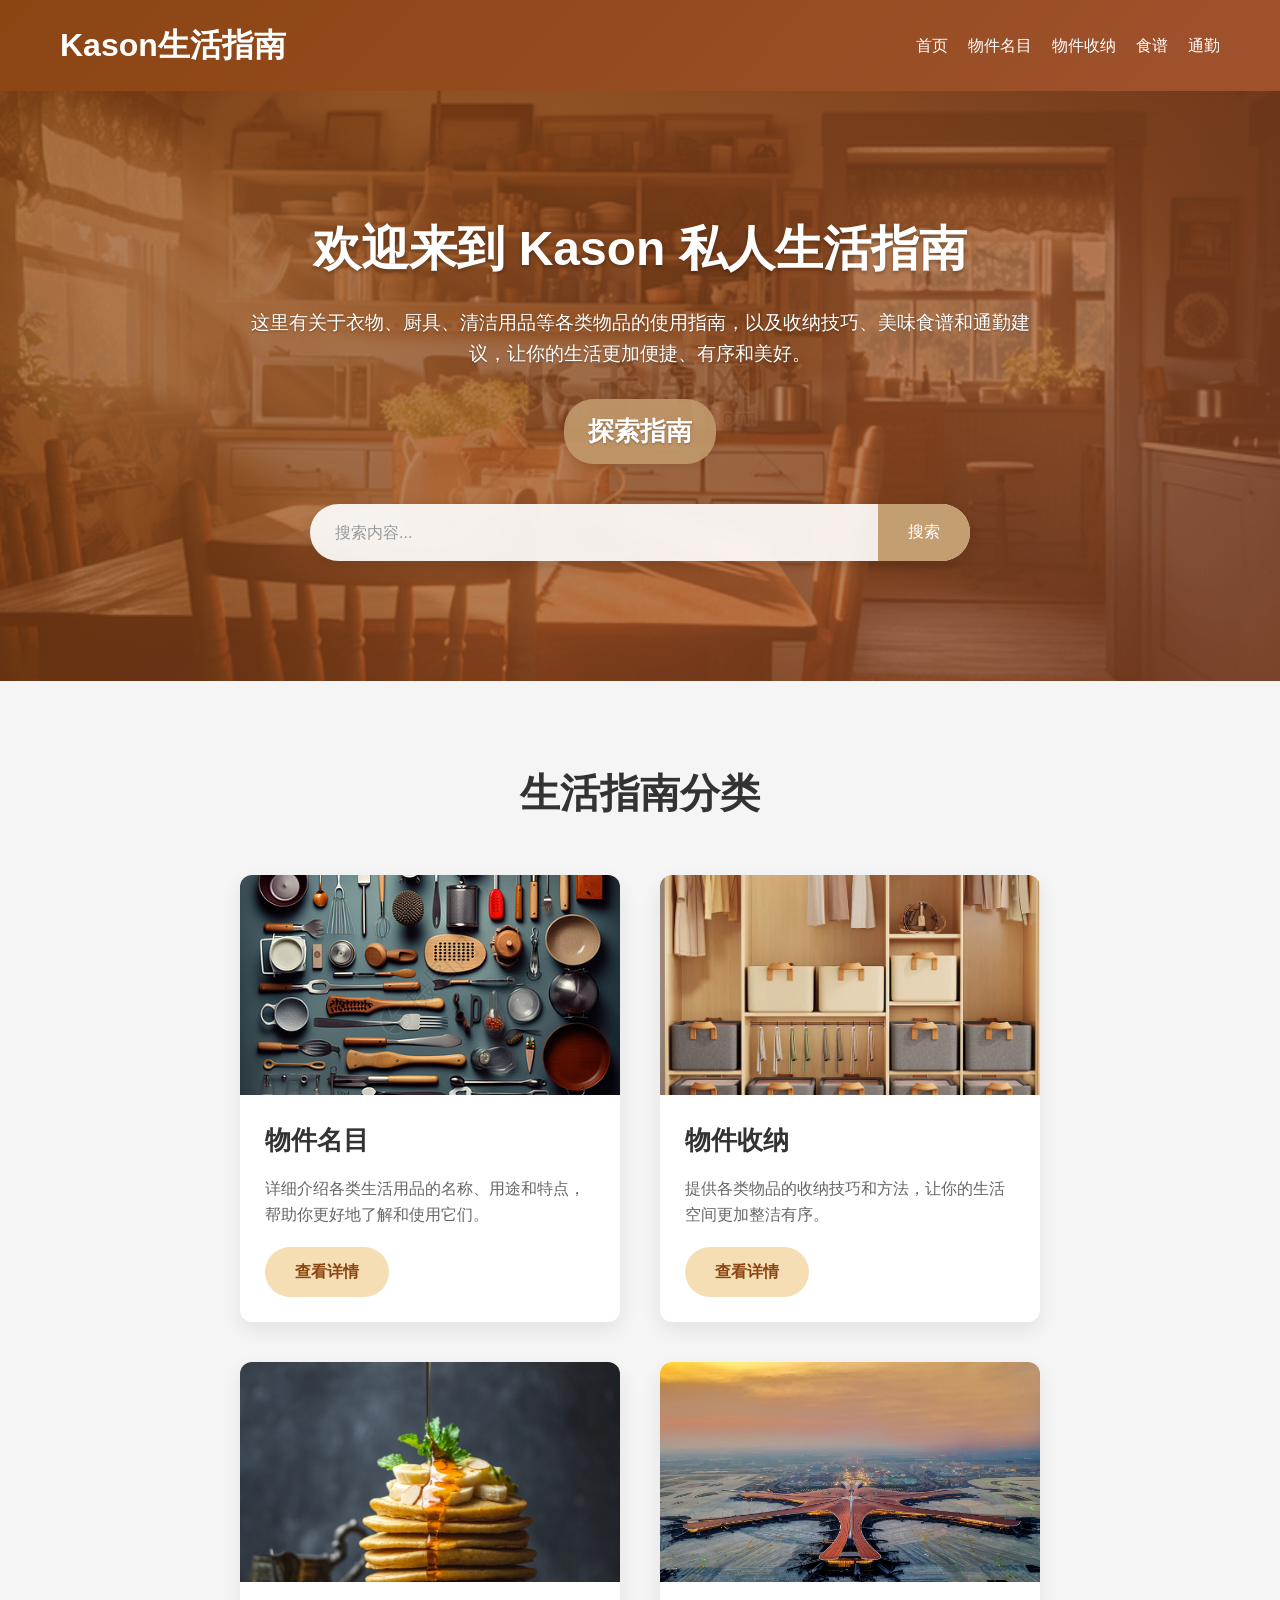
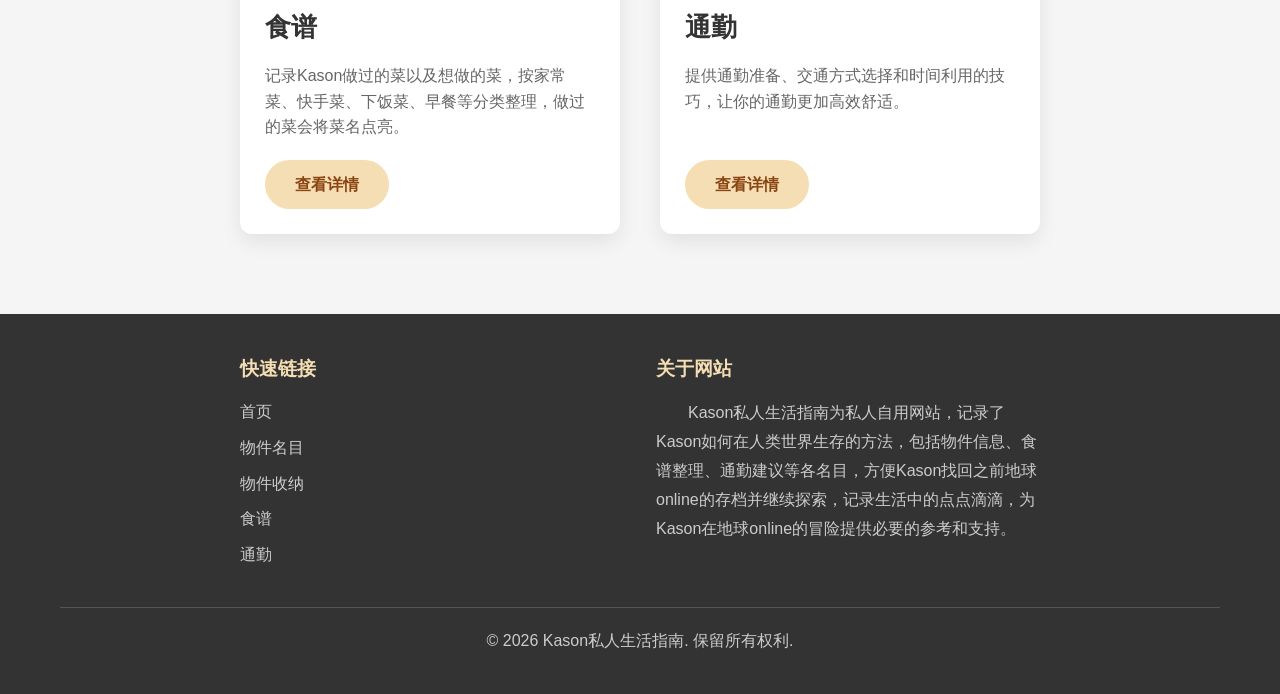
<file: index.html>
<!DOCTYPE html>
<html lang="zh-CN">
<head>
    <meta charset="UTF-8">
    <meta name="viewport" content="width=device-width, initial-scale=1.0">
    <title>Kason私人生活指南</title>
    <link rel="stylesheet" href="css/style.css">
</head>
<body>
    <!-- 头部导航 -->
    <header>
        <div class="container header-content">
            <a href="index.html" class="logo">Kason生活指南</a>
            <nav>
                <ul>
                    <li><a href="index.html">首页</a></li>
                    <li><a href="items.html">物件名目</a></li>
                    <li><a href="storage.html">物件收纳</a></li>
                    <li><a href="recipes.html">食谱</a></li>
                    <li><a href="commute.html">通勤</a></li>
                </ul>
            </nav>
        </div>
    </header>

    <!-- 搜索结果模态框 -->
    <div id="search-results-modal" class="modal">
        <div class="modal-content">
            <span class="close">&times;</span>
            <h3>搜索结果</h3>
            <div id="search-results-list"></div>
        </div>
    </div>

    <!-- 英雄区域 -->
    <section class="hero">
        <div class="hero-bg"></div>
        <div class="container">
            <h1>欢迎来到 Kason 私人生活指南</h1>
            <p>这里有关于衣物、厨具、清洁用品等各类物品的使用指南，以及收纳技巧、美味食谱和通勤建议，让你的生活更加便捷、有序和美好。</p>
            
            <a href="#categories" class="explore-guide">
                <div class="explore-content">
                    <h2>探索指南</h2>
                    <p>点击这里探索生活指南分类，发现更多实用的生活技巧和物品信息。</p>
                    <div class="explore-arrow">↓</div>
                </div>
            </a>
            
            <!-- 搜索框 -->
            <div class="search-container">
                <form id="search-form">
                    <input type="text" id="search-input" placeholder="搜索内容...">
                    <button type="submit">搜索</button>
                </form>
                <div id="search-suggestions" class="search-suggestions"></div>
            </div>
        </div>
    </section>

    <!-- 分类区域 -->
    <section class="categories" id="categories">
        <div class="container">
            <h2 class="section-title">生活指南分类</h2>
            <div class="categories-grid">
                <!-- 物件名目 -->
                <div class="category-card fade-in">
                    <div class="category-image" style="background-image: url('images/物件名目背景.jpg');"></div>
                    <div class="category-content">
                        <h3>物件名目</h3>
                        <p>详细介绍各类生活用品的名称、用途和特点，帮助你更好地了解和使用它们。</p>
                        <a href="items.html" class="btn">查看详情</a>
                    </div>
                </div>
                
                <!-- 物件收纳 -->
                <div class="category-card fade-in">
                    <div class="category-image" style="background-image: url('images/物件收纳背景.avif');"></div>
                    <div class="category-content">
                        <h3>物件收纳</h3>
                        <p>提供各类物品的收纳技巧和方法，让你的生活空间更加整洁有序。</p>
                        <a href="storage.html" class="btn">查看详情</a>
                    </div>
                </div>
                
                <!-- 食谱 -->
                <div class="category-card fade-in">
                    <div class="category-image" style="background-image: url('images/食谱背景.png');"></div>
                    <div class="category-content">
                        <h3>食谱</h3>
                        <p>记录Kason做过的菜以及想做的菜，按家常菜、快手菜、下饭菜、早餐等分类整理，做过的菜会将菜名点亮。</p>
                        <a href="recipes.html" class="btn">查看详情</a>
                    </div>
                </div>
                
                <!-- 通勤 -->
                <div class="category-card fade-in">
                    <div class="category-image" style="background-image: url('images/通勤背景.jpg');"></div>
                    <div class="category-content">
                        <h3>通勤</h3>
                        <p>提供通勤准备、交通方式选择和时间利用的技巧，让你的通勤更加高效舒适。</p>
                        <a href="commute.html" class="btn">查看详情</a>
                    </div>
                </div>
            </div>
        </div>
    </section>

    <!-- 页脚 -->
    <footer>
        <div class="container">
            <div class="footer-content">
                <div class="footer-section">
                    <h3>快速链接</h3>
                    <ul>
                        <li><a href="index.html">首页</a></li>
                        <li><a href="items.html">物件名目</a></li>
                        <li><a href="storage.html">物件收纳</a></li>
                        <li><a href="recipes.html">食谱</a></li>
                        <li><a href="commute.html">通勤</a></li>
                    </ul>
                </div>
                <div class="footer-section">
                    <h3>关于网站</h3>
                    <p>Kason私人生活指南为私人自用网站，记录了Kason如何在人类世界生存的方法，包括物件信息、食谱整理、通勤建议等各名目，方便Kason找回之前地球online的存档并继续探索，记录生活中的点点滴滴，为Kason在地球online的冒险提供必要的参考和支持。</p>
                </div>
            </div>
            <div class="copyright">
                <p>&copy; 2026 Kason私人生活指南. 保留所有权利.</p>
            </div>
        </div>
    </footer>

    <script>
        // 简单的淡入动画效果
        document.addEventListener('DOMContentLoaded', function() {
            const cards = document.querySelectorAll('.category-card');
            cards.forEach((card, index) => {
                setTimeout(() => {
                    card.style.animationDelay = `${index * 0.1}s`;
                    card.classList.add('fade-in');
                }, 100);
            });
        });
    </script>

    <!-- 搜索功能脚本 -->
    <script>
        // 搜索数据
        const searchData = [
            // 功能块
            {
                title: "物件名目",
                category: "功能块",
                description: "包含数码类、卧室类、衣物类、厨房类、清洁类、卫浴类等物品信息",
                link: "items.html"
            },
            {
                title: "数码类",
                category: "功能块",
                description: "包含手机、平板、电脑等数码产品信息",
                link: "items-digital.html"
            },
            {
                title: "卧室类",
                category: "功能块",
                description: "包含床上用品、衣柜、床头柜等卧室物品信息",
                link: "items-bedroom.html"
            },
            {
                title: "衣物类",
                category: "功能块",
                description: "包含衣架、洗衣液等衣物相关物品信息",
                link: "items-clothing.html"
            },
            {
                title: "厨房类",
                category: "功能块",
                description: "包含碗碟、电饭煲、调料品等厨房物品信息",
                link: "items-kitchen.html"
            },
            {
                title: "清洁类",
                category: "功能块",
                description: "包含垃圾桶、垃圾袋、拖把等清洁用品信息",
                link: "items-cleaning.html"
            },
            {
                title: "卫浴类",
                category: "功能块",
                description: "包含热水器、花洒、洗护套装等卫浴用品信息",
                link: "items-bathroom.html"
            },
            {
                title: "食谱",
                category: "功能块",
                description: "包含家常菜、快手菜、下饭菜、早餐等各种菜谱",
                link: "recipes.html"
            },
            {
                title: "家常菜",
                category: "功能块",
                description: "包含胡萝卜炒火腿、番茄虾仁滑蛋、可乐鸡翅等家常菜",
                link: "recipes.html#home-dishes"
            },
            {
                title: "早餐",
                category: "功能块",
                description: "包含全麦三明治等早餐菜谱",
                link: "recipes.html#breakfast"
            },
            {
                title: "物件收纳",
                category: "功能块",
                description: "包含衣物收纳、厨房收纳等收纳技巧",
                link: "storage.html"
            },
            {
                title: "通勤",
                category: "功能块",
                description: "包含通勤准备、天气应对等通勤建议",
                link: "commute.html"
            },
            // 食谱
            {
                title: "胡萝卜炒火腿",
                category: "食谱",
                description: "家常菜，包含胡萝卜、火腿肠、蒜子等食材",
                link: "recipes.html#home-dishes"
            },
            {
                title: "番茄虾仁滑蛋",
                category: "食谱",
                description: "家常菜，包含番茄、鸡蛋、虾仁等食材",
                link: "recipes.html#home-dishes"
            },
            {
                title: "可乐鸡翅",
                category: "食谱",
                description: "家常菜，包含鸡翅、可乐、姜片等食材",
                link: "recipes.html#home-dishes"
            },
            {
                title: "全麦三明治",
                category: "食谱",
                description: "早餐，包含全麦面包、鸡蛋等食材",
                link: "recipes.html#breakfast"
            },
            // 物件名目 - 数码类
            {
                title: "手机",
                category: "物件名目",
                description: "用于通讯、娱乐和工作的便携式电子设备",
                link: "items-digital.html"
            },
            {
                title: "平板",
                category: "物件名目",
                description: "介于手机和电脑之间的便携式电子设备",
                link: "items-digital.html"
            },
            {
                title: "电脑",
                category: "物件名目",
                description: "用于工作、学习和娱乐的电子设备",
                link: "items-digital.html"
            },
            // 物件名目 - 卧室类
            {
                title: "床上用品",
                category: "物件名目",
                description: "包括床单、被套、枕套等，用于保持床上清洁和舒适",
                link: "items-bedroom.html"
            },
            {
                title: "衣柜",
                category: "物件名目",
                description: "用于存放衣物，保持衣物整洁有序",
                link: "items-bedroom.html"
            },
            {
                title: "床头柜",
                category: "物件名目",
                description: "放在床头，用于放置台灯、手机等物品",
                link: "items-bedroom.html"
            },
            // 物件名目 - 衣物类
            {
                title: "普通衣架",
                category: "物件名目",
                description: "塑料衣架，用于悬挂和整理衣物。共有20个，双色各十个",
                link: "items-clothing.html"
            },
            {
                title: "承重衣架",
                category: "物件名目",
                description: "用于悬挂较重的衣物，如外套、大衣等。共有10个",
                link: "items-clothing.html"
            },
            {
                title: "洗衣液",
                category: "物件名目",
                description: "用于清洗衣物，有不同类型适合不同材质",
                link: "items-clothing.html"
            },
            // 物件名目 - 厨房类
            {
                title: "碗碟",
                category: "物件名目",
                description: "用于盛放食物，有各种材质和样式",
                link: "items-kitchen.html"
            },
            {
                title: "电饭煲",
                category: "物件名目",
                description: "用于煮饭、煮粥等，是厨房必备的电器之一",
                link: "items-kitchen.html"
            },
            {
                title: "调料品",
                category: "物件名目",
                description: "包括玉米淀粉、亨氏番茄沙司、李锦记味极鲜等",
                link: "items-kitchen.html"
            },
            // 物件名目 - 清洁类
            {
                title: "垃圾桶",
                category: "物件名目",
                description: "2个，一个用于厕所垃圾，一个用于生活垃圾",
                link: "items-cleaning.html"
            },
            {
                title: "大垃圾袋",
                category: "物件名目",
                description: "用于与垃圾桶配套的装垃圾袋子",
                link: "items-cleaning.html"
            },
            {
                title: "平板拖把",
                category: "物件名目",
                description: "免洗，手上有机关可以清洁拖把面。可用于清洁地面",
                link: "items-cleaning.html"
            },
            // 物件名目 - 卫浴类
            {
                title: "热水器",
                category: "物件名目",
                description: "电热水器、燃气热水器等类型，用于提供热水",
                link: "items-bathroom.html"
            },
            {
                title: "花洒",
                category: "物件名目",
                description: "手持花洒、顶喷花洒等类型，用于淋浴",
                link: "items-bathroom.html"
            },
            {
                title: "洗护套装",
                category: "物件名目",
                description: "溪木源的洗护套装，包括洗面奶、精华水、精华乳",
                link: "items-bathroom.html"
            },
            // 通勤
            {
                title: "通勤准备",
                category: "通勤",
                description: "出门必带物品和准备工作",
                link: "commute.html"
            },
            {
                title: "天气应对",
                category: "通勤",
                description: "不同天气的通勤准备",
                link: "commute.html"
            },
            // 物件收纳
            {
                title: "衣物收纳",
                category: "物件收纳",
                description: "衣物的收纳技巧和方法",
                link: "storage.html"
            },
            {
                title: "厨房收纳",
                category: "物件收纳",
                description: "厨房用品的收纳技巧和方法",
                link: "storage.html"
            }
        ];

        // 搜索功能
        const searchInput = document.getElementById('search-input');
        const searchForm = document.getElementById('search-form');
        const searchSuggestions = document.getElementById('search-suggestions');
        const searchResultsModal = document.getElementById('search-results-modal');
        const searchResultsList = document.getElementById('search-results-list');
        const closeModal = document.querySelector('.close');

        // 搜索建议
        searchInput.addEventListener('input', function() {
            const query = this.value.toLowerCase();
            if (query.length < 2) {
                searchSuggestions.classList.remove('show');
                return;
            }

            const filteredResults = searchData.filter(item => {
                return item.title.toLowerCase().includes(query) || 
                       item.description.toLowerCase().includes(query) ||
                       item.category.toLowerCase().includes(query);
            });

            if (filteredResults.length > 0) {
                searchSuggestions.innerHTML = filteredResults.map(item => {
                    let displayText = '';
                    if (item.category === '功能块') {
                        if (item.title === '物件名目' || item.title === '食谱' || item.title === '物件收纳' || item.title === '通勤') {
                            displayText = `${item.title}`;
                        } else if (['数码类', '卧室类', '衣物类', '厨房类', '清洁类', '卫浴类'].includes(item.title)) {
                            displayText = `物件名目-${item.title}`;
                        } else if (['家常菜', '早餐'].includes(item.title)) {
                            displayText = `食谱-${item.title}`;
                        }
                    } else {
                        if (item.category === '物件名目') {
                            if (['手机', '平板', '电脑'].includes(item.title)) {
                                displayText = `物件名目-数码类-${item.title}`;
                            } else if (['床上用品', '衣柜', '床头柜'].includes(item.title)) {
                                displayText = `物件名目-卧室类-${item.title}`;
                            } else if (['普通衣架', '承重衣架', '洗衣液'].includes(item.title)) {
                                displayText = `物件名目-衣物类-${item.title}`;
                            } else if (['碗碟', '电饭煲', '调料品'].includes(item.title)) {
                                displayText = `物件名目-厨房类-${item.title}`;
                            } else if (['垃圾桶', '大垃圾袋', '平板拖把'].includes(item.title)) {
                                displayText = `物件名目-清洁类-${item.title}`;
                            } else if (['热水器', '花洒', '洗护套装'].includes(item.title)) {
                                displayText = `物件名目-卫浴类-${item.title}`;
                            }
                        } else if (item.category === '食谱') {
                            displayText = `食谱-${item.title}`;
                        } else if (item.category === '通勤') {
                            displayText = `通勤-${item.title}`;
                        } else if (item.category === '物件收纳') {
                            displayText = `物件收纳-${item.title}`;
                        }
                    }
                    return `<div class="search-suggestion-item" data-link="${item.link}">${displayText}</div>`;
                }).join('');
                searchSuggestions.classList.add('show');
            } else {
                searchSuggestions.classList.remove('show');
            }
        });

        // 点击搜索建议项
        searchSuggestions.addEventListener('click', function(e) {
            if (e.target.classList.contains('search-suggestion-item')) {
                const link = e.target.getAttribute('data-link');
                window.location.href = link;
            }
        });

        // 点击页面其他地方关闭搜索建议
        document.addEventListener('click', function(e) {
            if (!searchInput.contains(e.target) && !searchSuggestions.contains(e.target)) {
                searchSuggestions.classList.remove('show');
            }
        });

        // 搜索表单提交
        searchForm.addEventListener('submit', function(e) {
            e.preventDefault();
            const query = searchInput.value.toLowerCase();
            if (query.length < 1) return;

            const results = searchData.filter(item => {
                return item.title.toLowerCase().includes(query) || 
                       item.description.toLowerCase().includes(query) ||
                       item.category.toLowerCase().includes(query);
            });

            displayResults(results, query);
            searchResultsModal.classList.add('show');
        });

        // 显示搜索结果
        function displayResults(results, query) {
            if (results.length > 0) {
                searchResultsList.innerHTML = results.map(item => {
                    return `
                        <div class="search-result-item">
                            <span class="category">${item.category}</span>
                            <h4>${item.title}</h4>
                            <p>${item.description}</p>
                            <a href="${item.link}">查看详情</a>
                        </div>
                    `;
                }).join('');
            } else {
                searchResultsList.innerHTML = `
                    <div class="no-results">
                        <h4>没有找到相关内容</h4>
                        <p>请尝试其他关键词</p>
                    </div>
                `;
            }
        }

        // 关闭模态框
        closeModal.addEventListener('click', function() {
            searchResultsModal.classList.remove('show');
        });

        // 点击模态框外部关闭
        window.addEventListener('click', function(e) {
            if (e.target === searchResultsModal) {
                searchResultsModal.classList.remove('show');
            }
        });
    </script>
</body>
</html>
</file>
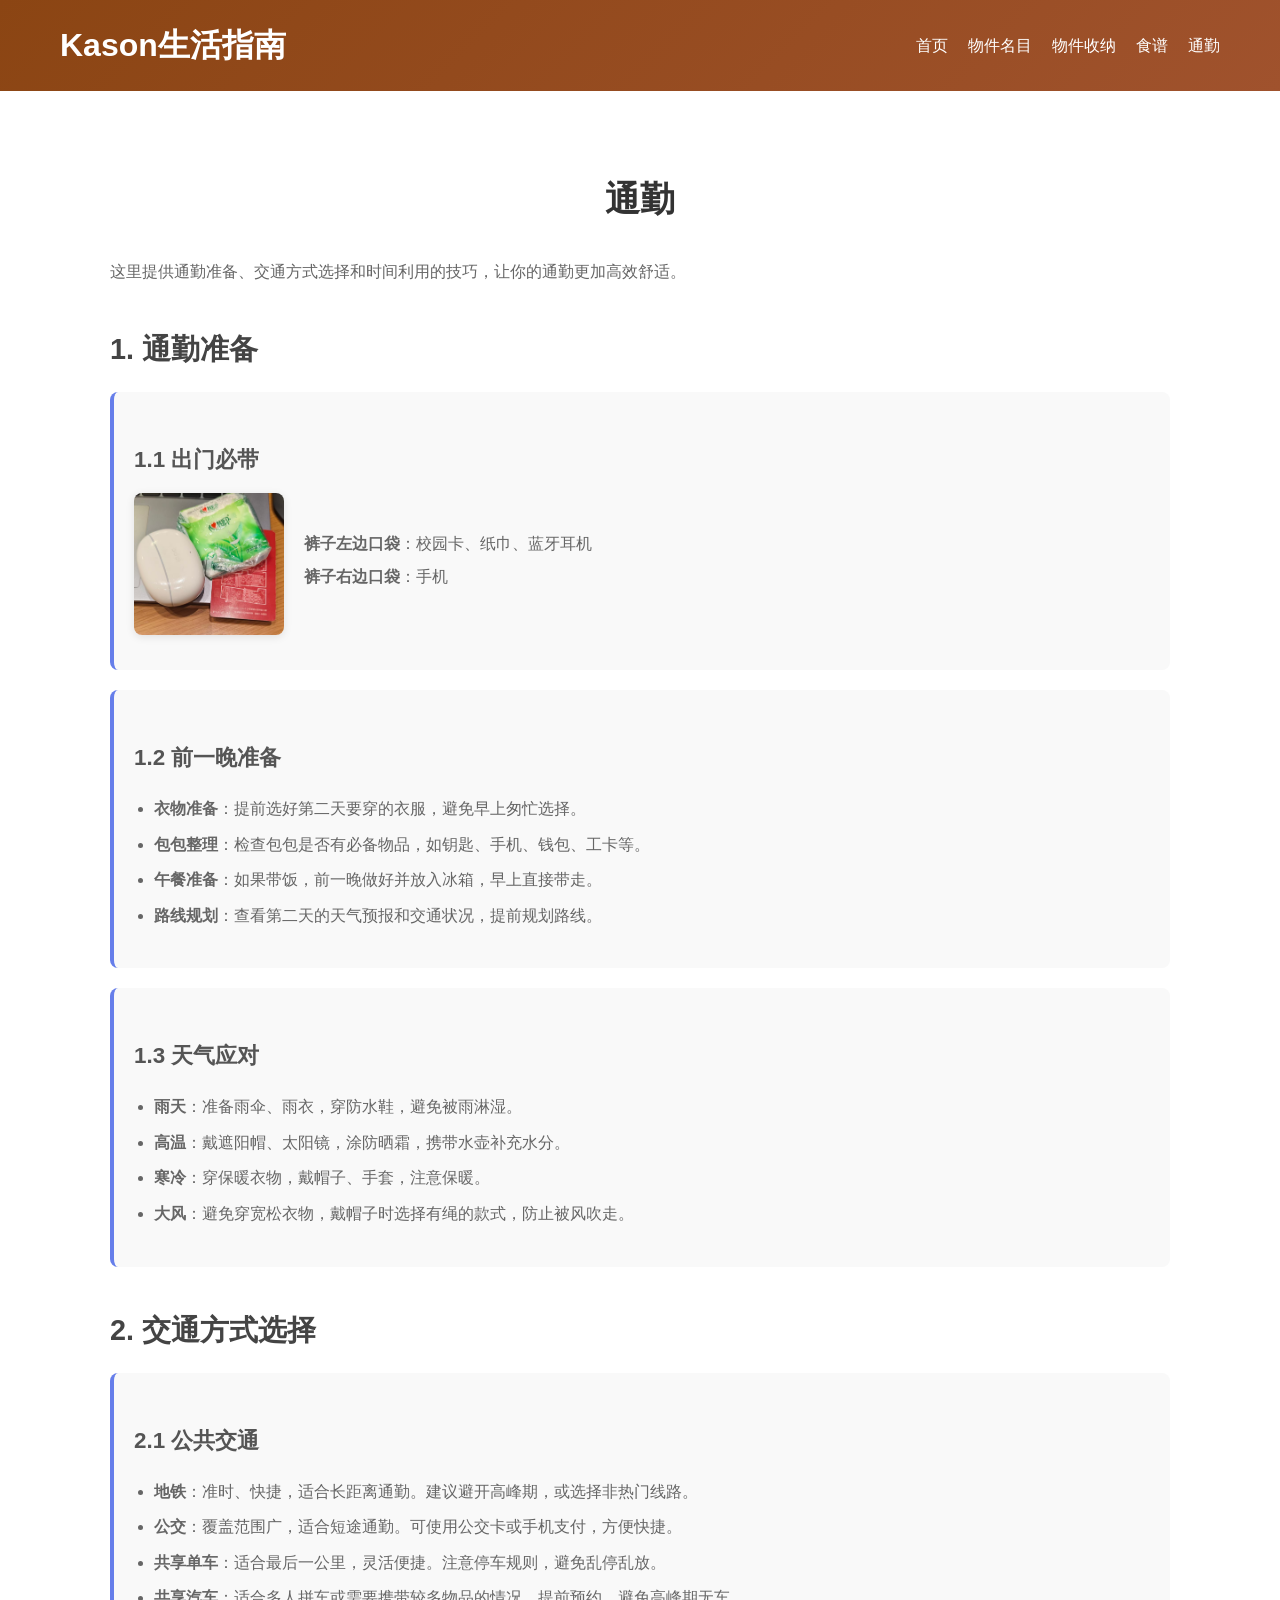
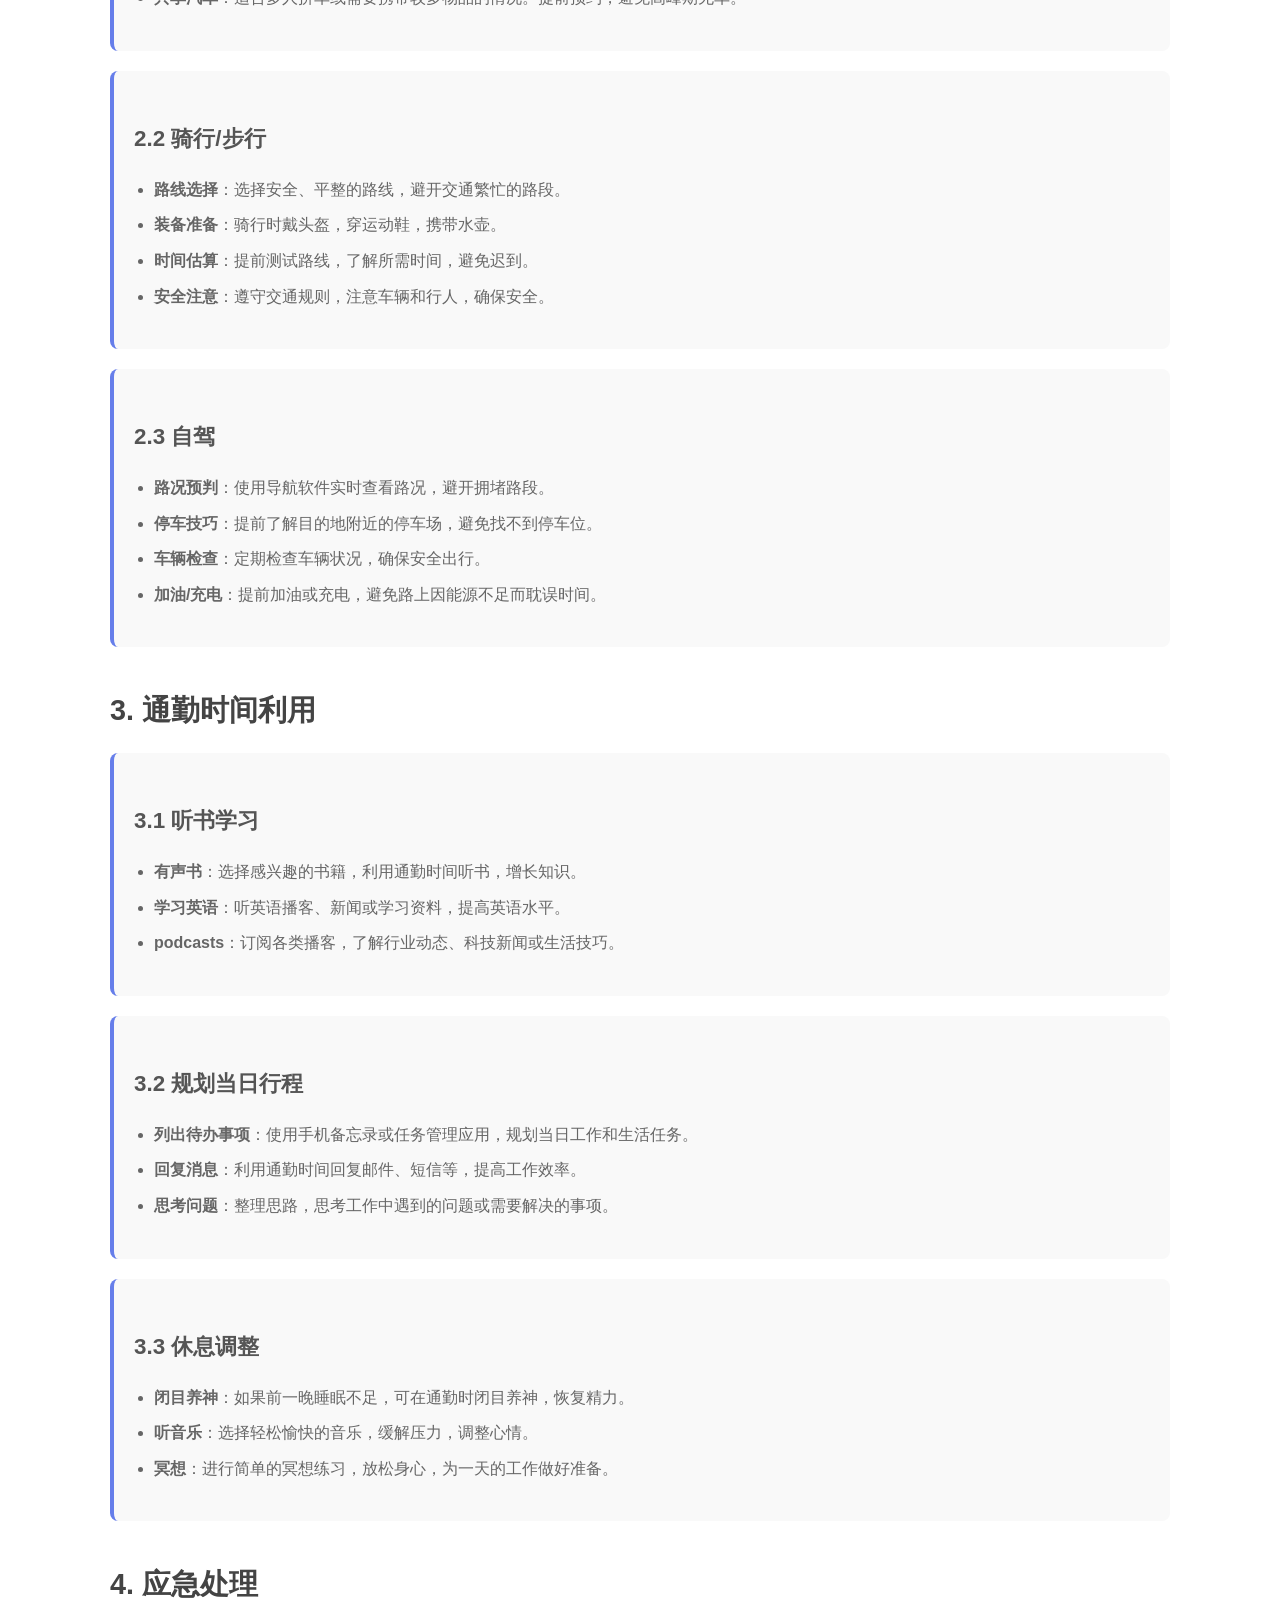
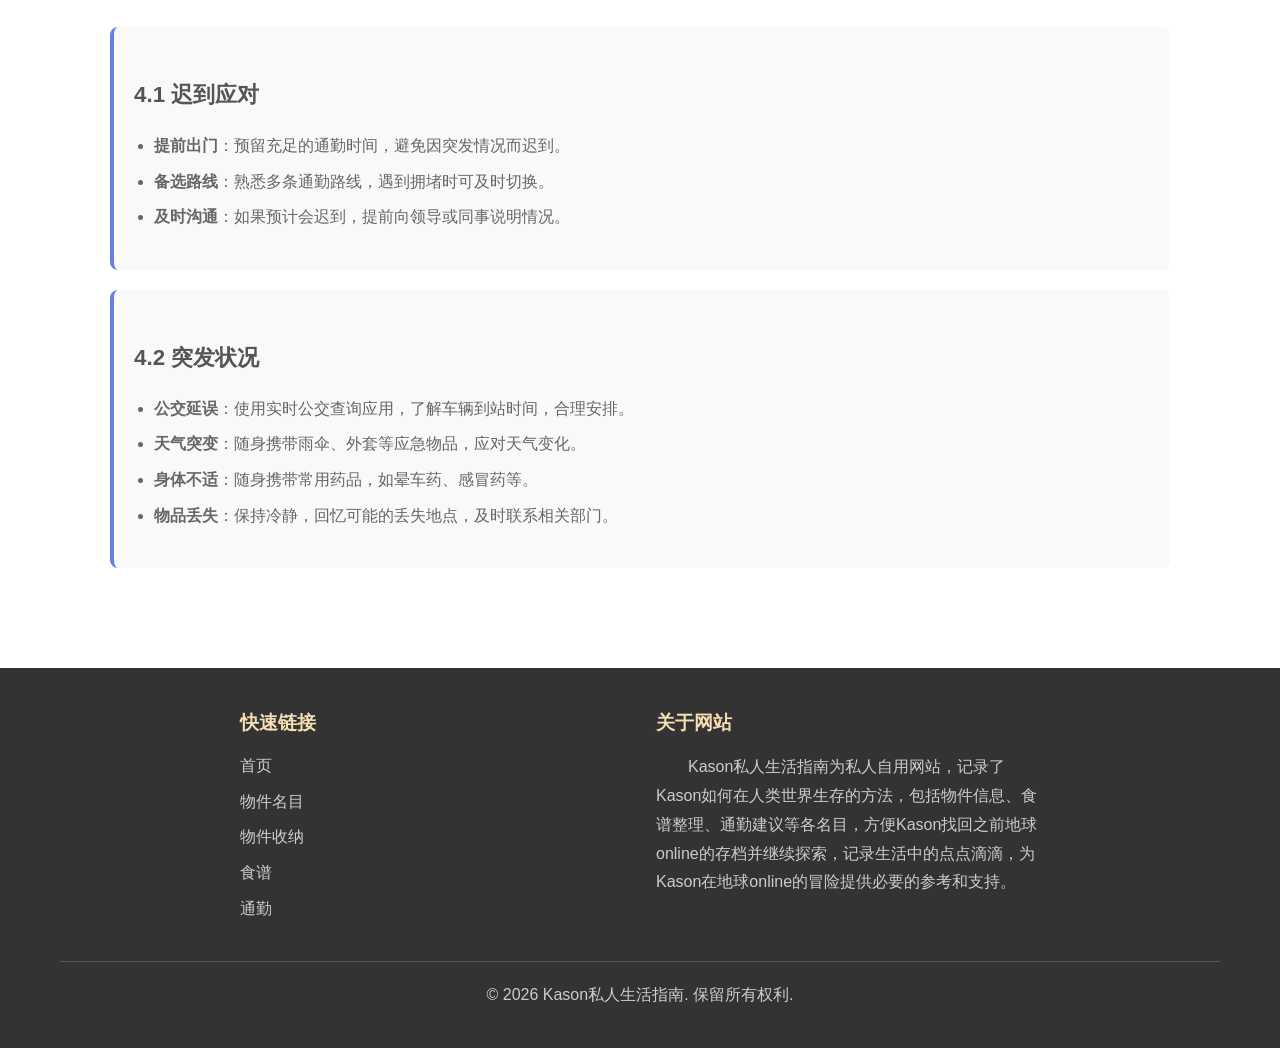
<file: commute.html>
<!DOCTYPE html>
<html lang="zh-CN">
<head>
    <meta charset="UTF-8">
    <meta name="viewport" content="width=device-width, initial-scale=1.0">
    <title>通勤 - Kason私人生活指南</title>
    <link rel="stylesheet" href="css/style.css">
</head>
<body>
    <!-- 头部导航 -->
    <header>
        <div class="container header-content">
            <a href="index.html" class="logo">Kason生活指南</a>
            <nav>
                <ul>
                    <li><a href="index.html">首页</a></li>
                    <li><a href="items.html">物件名目</a></li>
                    <li><a href="storage.html">物件收纳</a></li>
                    <li><a href="recipes.html">食谱</a></li>
                    <li><a href="commute.html">通勤</a></li>
                </ul>
            </nav>
        </div>
    </header>

    <!-- 内容区域 -->
    <section class="content-section">
        <div class="container content-container">
            <h2>通勤</h2>
            <p>这里提供通勤准备、交通方式选择和时间利用的技巧，让你的通勤更加高效舒适。</p>

            <!-- 通勤准备 -->
            <h3>1. 通勤准备</h3>
            
            <div class="tip-card">
                <h4>1.1 出门必带</h4>
                <div class="pocket-guide">
                    <img src="images/通勤/裤子左边口袋.png" alt="裤子左边口袋" class="pocket-img">
                    <ul>
                        <li><strong>裤子左边口袋</strong>：校园卡、纸巾、蓝牙耳机</li>
                        <li><strong>裤子右边口袋</strong>：手机</li>
                    </ul>
                </div>
            </div>
            
            <div class="tip-card">
                <h4>1.2 前一晚准备</h4>
                <ul>
                    <li><strong>衣物准备</strong>：提前选好第二天要穿的衣服，避免早上匆忙选择。</li>
                    <li><strong>包包整理</strong>：检查包包是否有必备物品，如钥匙、手机、钱包、工卡等。</li>
                    <li><strong>午餐准备</strong>：如果带饭，前一晚做好并放入冰箱，早上直接带走。</li>
                    <li><strong>路线规划</strong>：查看第二天的天气预报和交通状况，提前规划路线。</li>
                </ul>
            </div>

            <div class="tip-card">
                <h4>1.3 天气应对</h4>
                <ul>
                    <li><strong>雨天</strong>：准备雨伞、雨衣，穿防水鞋，避免被雨淋湿。</li>
                    <li><strong>高温</strong>：戴遮阳帽、太阳镜，涂防晒霜，携带水壶补充水分。</li>
                    <li><strong>寒冷</strong>：穿保暖衣物，戴帽子、手套，注意保暖。</li>
                    <li><strong>大风</strong>：避免穿宽松衣物，戴帽子时选择有绳的款式，防止被风吹走。</li>
                </ul>
            </div>

            <!-- 交通方式选择 -->
            <h3>2. 交通方式选择</h3>
            
            <div class="tip-card">
                <h4>2.1 公共交通</h4>
                <ul>
                    <li><strong>地铁</strong>：准时、快捷，适合长距离通勤。建议避开高峰期，或选择非热门线路。</li>
                    <li><strong>公交</strong>：覆盖范围广，适合短途通勤。可使用公交卡或手机支付，方便快捷。</li>
                    <li><strong>共享单车</strong>：适合最后一公里，灵活便捷。注意停车规则，避免乱停乱放。</li>
                    <li><strong>共享汽车</strong>：适合多人拼车或需要携带较多物品的情况。提前预约，避免高峰期无车。</li>
                </ul>
            </div>

            <div class="tip-card">
                <h4>2.2 骑行/步行</h4>
                <ul>
                    <li><strong>路线选择</strong>：选择安全、平整的路线，避开交通繁忙的路段。</li>
                    <li><strong>装备准备</strong>：骑行时戴头盔，穿运动鞋，携带水壶。</li>
                    <li><strong>时间估算</strong>：提前测试路线，了解所需时间，避免迟到。</li>
                    <li><strong>安全注意</strong>：遵守交通规则，注意车辆和行人，确保安全。</li>
                </ul>
            </div>

            <div class="tip-card">
                <h4>2.3 自驾</h4>
                <ul>
                    <li><strong>路况预判</strong>：使用导航软件实时查看路况，避开拥堵路段。</li>
                    <li><strong>停车技巧</strong>：提前了解目的地附近的停车场，避免找不到停车位。</li>
                    <li><strong>车辆检查</strong>：定期检查车辆状况，确保安全出行。</li>
                    <li><strong>加油/充电</strong>：提前加油或充电，避免路上因能源不足而耽误时间。</li>
                </ul>
            </div>

            <!-- 通勤时间利用 -->
            <h3>3. 通勤时间利用</h3>
            
            <div class="tip-card">
                <h4>3.1 听书学习</h4>
                <ul>
                    <li><strong>有声书</strong>：选择感兴趣的书籍，利用通勤时间听书，增长知识。</li>
                    <li><strong>学习英语</strong>：听英语播客、新闻或学习资料，提高英语水平。</li>
                    <li><strong> podcasts</strong>：订阅各类播客，了解行业动态、科技新闻或生活技巧。</li>
                </ul>
            </div>

            <div class="tip-card">
                <h4>3.2 规划当日行程</h4>
                <ul>
                    <li><strong>列出待办事项</strong>：使用手机备忘录或任务管理应用，规划当日工作和生活任务。</li>
                    <li><strong>回复消息</strong>：利用通勤时间回复邮件、短信等，提高工作效率。</li>
                    <li><strong>思考问题</strong>：整理思路，思考工作中遇到的问题或需要解决的事项。</li>
                </ul>
            </div>

            <div class="tip-card">
                <h4>3.3 休息调整</h4>
                <ul>
                    <li><strong>闭目养神</strong>：如果前一晚睡眠不足，可在通勤时闭目养神，恢复精力。</li>
                    <li><strong>听音乐</strong>：选择轻松愉快的音乐，缓解压力，调整心情。</li>
                    <li><strong>冥想</strong>：进行简单的冥想练习，放松身心，为一天的工作做好准备。</li>
                </ul>
            </div>

            <!-- 应急处理 -->
            <h3>4. 应急处理</h3>
            
            <div class="tip-card">
                <h4>4.1 迟到应对</h4>
                <ul>
                    <li><strong>提前出门</strong>：预留充足的通勤时间，避免因突发情况而迟到。</li>
                    <li><strong>备选路线</strong>：熟悉多条通勤路线，遇到拥堵时可及时切换。</li>
                    <li><strong>及时沟通</strong>：如果预计会迟到，提前向领导或同事说明情况。</li>
                </ul>
            </div>

            <div class="tip-card">
                <h4>4.2 突发状况</h4>
                <ul>
                    <li><strong>公交延误</strong>：使用实时公交查询应用，了解车辆到站时间，合理安排。</li>
                    <li><strong>天气突变</strong>：随身携带雨伞、外套等应急物品，应对天气变化。</li>
                    <li><strong>身体不适</strong>：随身携带常用药品，如晕车药、感冒药等。</li>
                    <li><strong>物品丢失</strong>：保持冷静，回忆可能的丢失地点，及时联系相关部门。</li>
                </ul>
            </div>
        </div>
    </section>

    <!-- 页脚 -->
    <footer>
        <div class="container">
            <div class="footer-content">
                <div class="footer-section">
                    <h3>快速链接</h3>
                    <ul>
                        <li><a href="index.html">首页</a></li>
                        <li><a href="items.html">物件名目</a></li>
                        <li><a href="storage.html">物件收纳</a></li>
                        <li><a href="recipes.html">食谱</a></li>
                        <li><a href="commute.html">通勤</a></li>
                    </ul>
                </div>
                <div class="footer-section">
                    <h3>关于网站</h3>
                    <p>Kason私人生活指南为私人自用网站，记录了Kason如何在人类世界生存的方法，包括物件信息、食谱整理、通勤建议等各名目，方便Kason找回之前地球online的存档并继续探索，记录生活中的点点滴滴，为Kason在地球online的冒险提供必要的参考和支持。</p>
                </div>
            </div>
            <div class="copyright">
                <p>&copy; 2026 Kason私人生活指南. 保留所有权利.</p>
            </div>
        </div>
    </footer>
</body>
</html>
</file>
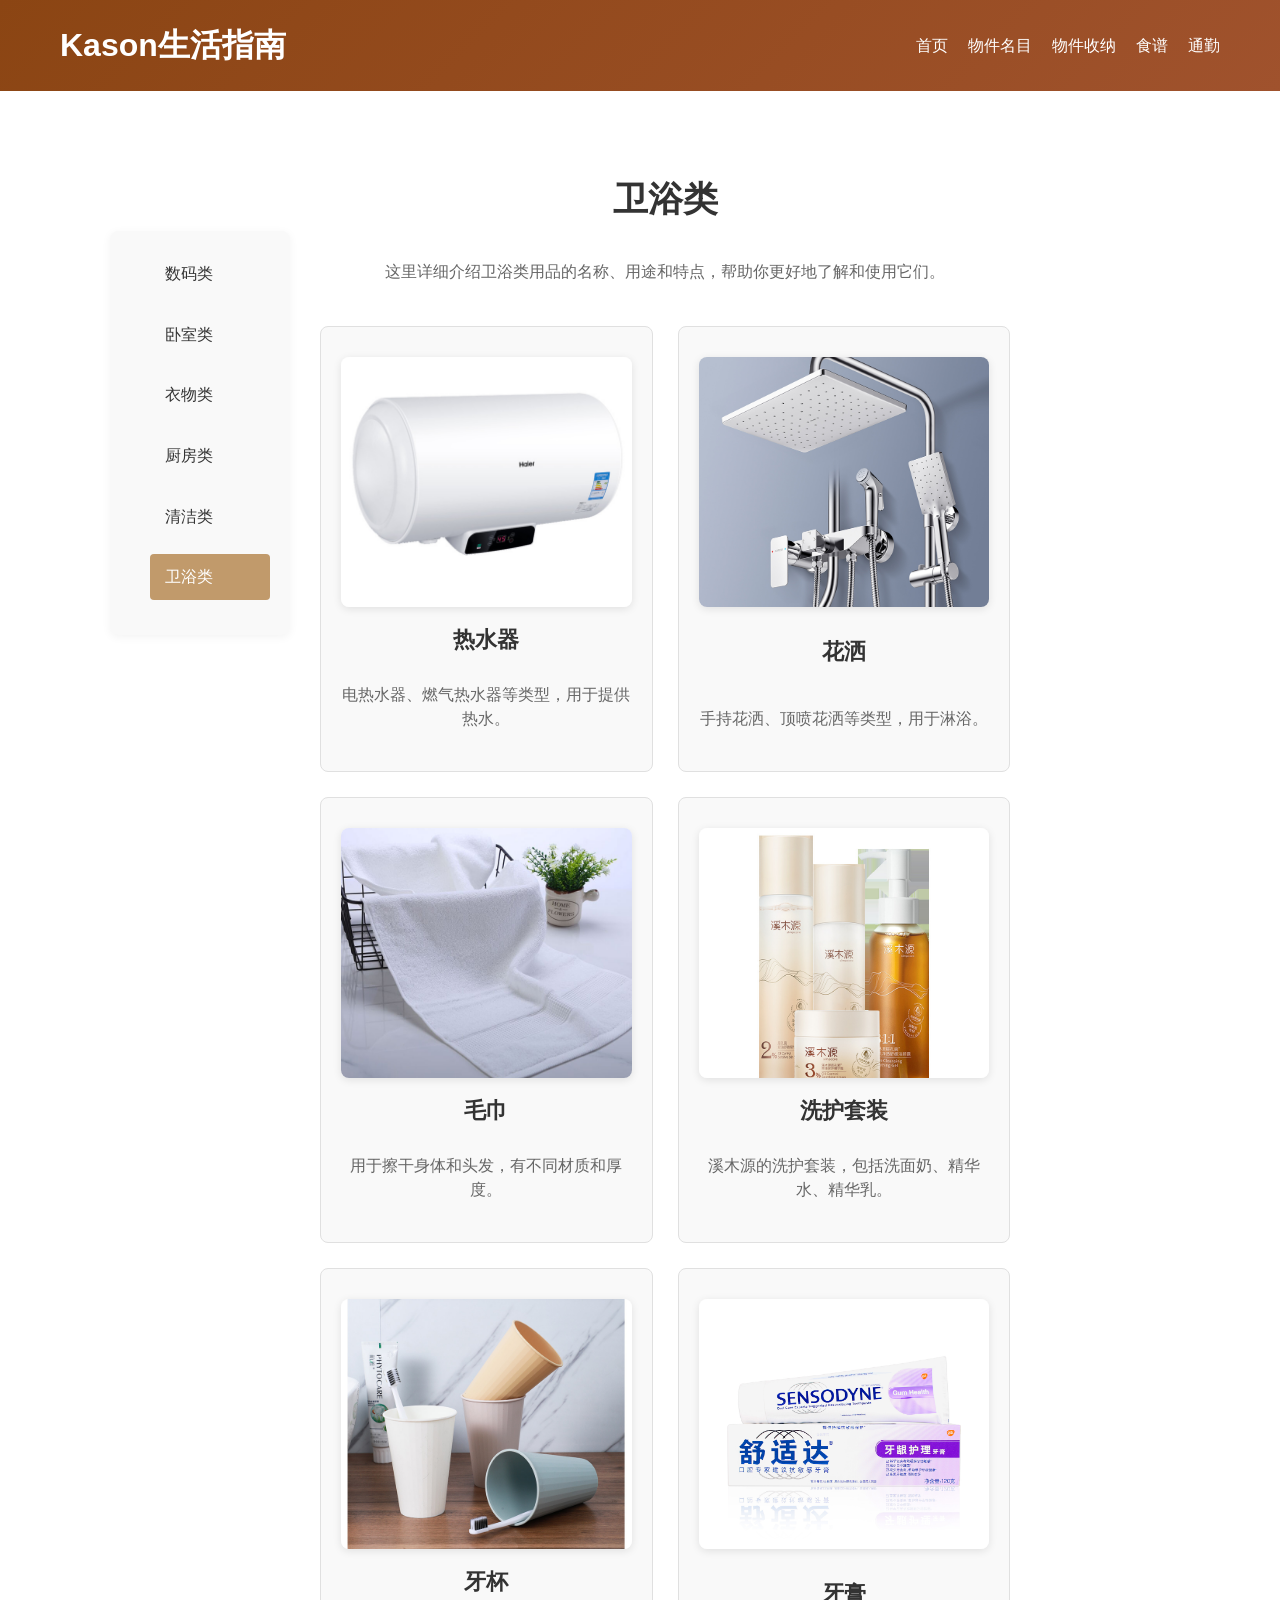
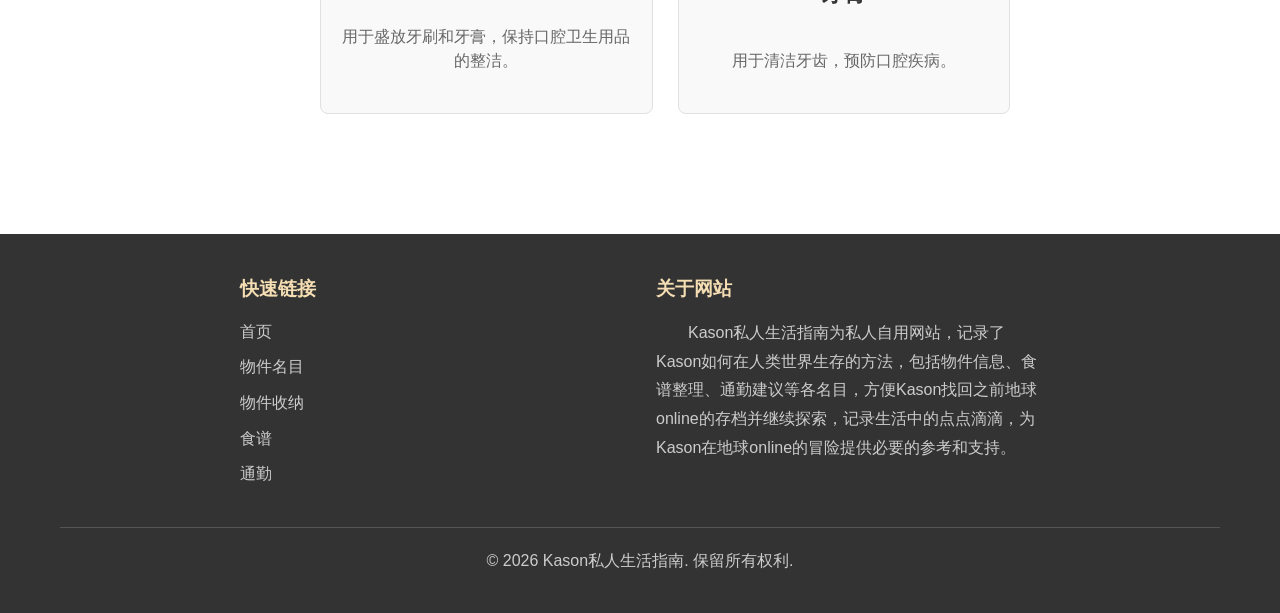
<file: items-bathroom.html>
<!DOCTYPE html>
<html lang="zh-CN">
<head>
    <meta charset="UTF-8">
    <meta name="viewport" content="width=device-width, initial-scale=1.0">
    <title>卫浴类 - Kason私人生活指南</title>
    <link rel="stylesheet" href="css/style.css">
</head>
<body>
    <!-- 头部导航 -->
    <header>
        <div class="container header-content">
            <a href="index.html" class="logo">Kason生活指南</a>
            <nav>
                <ul>
                    <li><a href="index.html">首页</a></li>
                    <li><a href="items.html">物件名目</a></li>
                    <li><a href="storage.html">物件收纳</a></li>
                    <li><a href="recipes.html">食谱</a></li>
                    <li><a href="commute.html">通勤</a></li>
                </ul>
            </nav>
        </div>
    </header>

    <!-- 内容区域 -->
    <section class="content-section">
        <div class="container content-container">
            <div class="main-layout">
                <!-- 左侧导航栏 -->
                <nav class="item-nav">
                    <ul>
                        <li><a href="items-digital.html" class="item-nav-item">数码类</a></li>
                        <li><a href="items-bedroom.html" class="item-nav-item">卧室类</a></li>
                        <li><a href="items-clothing.html" class="item-nav-item">衣物类</a></li>
                        <li><a href="items-kitchen.html" class="item-nav-item">厨房类</a></li>
                        <li><a href="items-cleaning.html" class="item-nav-item">清洁类</a></li>
                        <li><a href="items-bathroom.html" class="item-nav-item active">卫浴类</a></li>
                    </ul>
                </nav>
                
                <!-- 右侧内容 -->
                <div class="item-content">
                    <h2>卫浴类</h2>
                    <p>这里详细介绍卫浴类用品的名称、用途和特点，帮助你更好地了解和使用它们。</p>

                    <!-- 卫浴用品列表 -->
                    <div class="item-grid">
                <!-- 热水器 -->
                <div class="item-card">
                    <img src="images/物件名目/卫浴类/热水器.png" alt="热水器" class="item-img">
                    <h4>热水器</h4>
                    <p>电热水器、燃气热水器等类型，用于提供热水。</p>
                </div>
                
                <!-- 花洒 -->
                <div class="item-card">
                    <img src="images/物件名目/卫浴类/花洒.jpg" alt="花洒" class="item-img">
                    <h4>花洒</h4>
                    <p>手持花洒、顶喷花洒等类型，用于淋浴。</p>
                </div>
                
                <!-- 毛巾 -->
                <div class="item-card">
                    <img src="images/物件名目/卫浴类/毛巾.jpg" alt="毛巾" class="item-img">
                    <h4>毛巾</h4>
                    <p>用于擦干身体和头发，有不同材质和厚度。</p>
                </div>
                
                <!-- 洗护套装 -->
                <div class="item-card">
                    <img src="images/物件名目/卫浴类/洗护套装.jpg" alt="洗护套装" class="item-img">
                    <h4>洗护套装</h4>
                    <p>溪木源的洗护套装，包括洗面奶、精华水、精华乳。</p>
                </div>
                
                <!-- 牙杯 -->
                <div class="item-card">
                    <img src="images/物件名目/卫浴类/牙杯.jpg" alt="牙杯" class="item-img">
                    <h4>牙杯</h4>
                    <p>用于盛放牙刷和牙膏，保持口腔卫生用品的整洁。</p>
                </div>
                
                <!-- 牙膏 -->
                <div class="item-card">
                    <img src="images/物件名目/卫浴类/牙膏.jpg" alt="牙膏" class="item-img">
                    <h4>牙膏</h4>
                    <p>用于清洁牙齿，预防口腔疾病。</p>
                </div>
                    </div>
                </div>
            </div>
        </div>
    </section>

    <!-- 页脚 -->
    <footer>
        <div class="container">
            <div class="footer-content">
                <div class="footer-section">
                    <h3>快速链接</h3>
                    <ul>
                        <li><a href="index.html">首页</a></li>
                        <li><a href="items.html">物件名目</a></li>
                        <li><a href="storage.html">物件收纳</a></li>
                        <li><a href="recipes.html">食谱</a></li>
                        <li><a href="commute.html">通勤</a></li>
                    </ul>
                </div>
                <div class="footer-section">
                    <h3>关于网站</h3>
                    <p>Kason私人生活指南为私人自用网站，记录了Kason如何在人类世界生存的方法，包括物件信息、食谱整理、通勤建议等各名目，方便Kason找回之前地球online的存档并继续探索，记录生活中的点点滴滴，为Kason在地球online的冒险提供必要的参考和支持。</p>
                </div>
            </div>
            <div class="copyright">
                <p>&copy; 2026 Kason私人生活指南. 保留所有权利.</p>
            </div>
        </div>
    </footer>
</body>
</html>
</file>
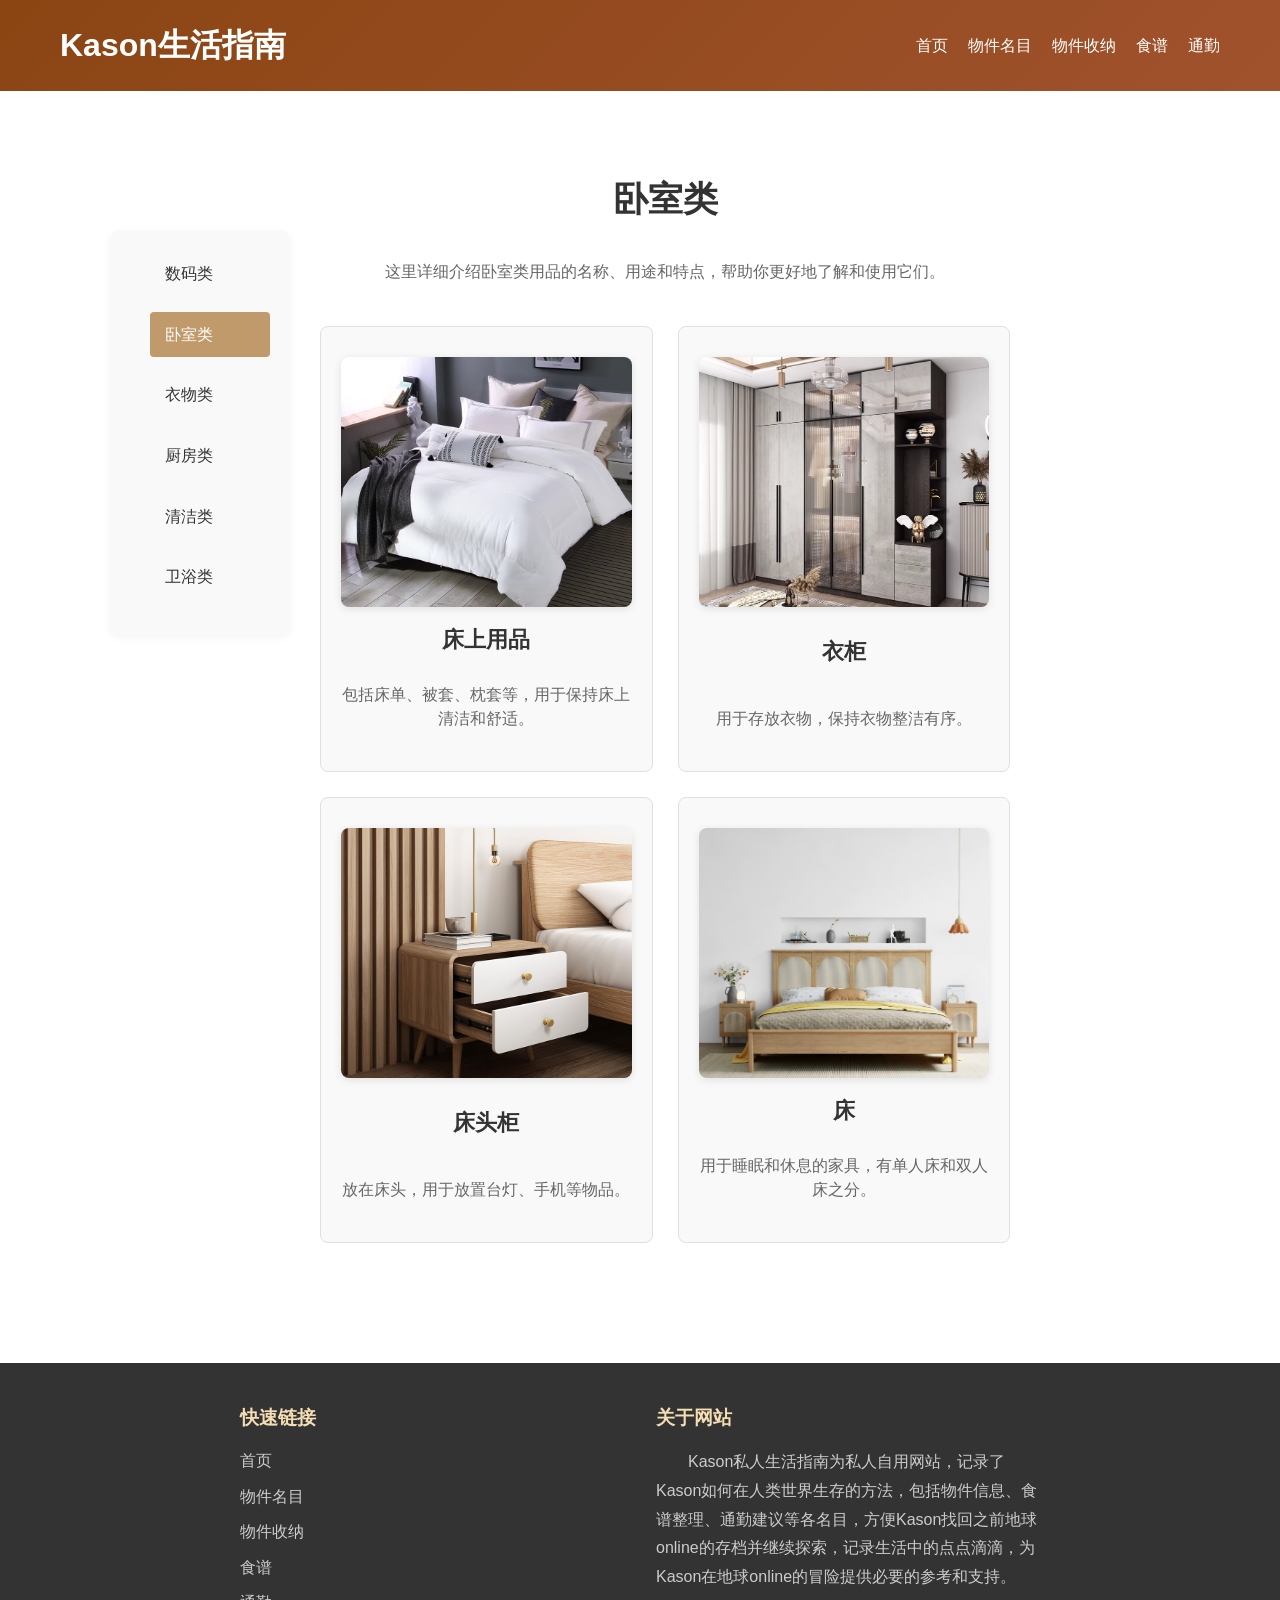
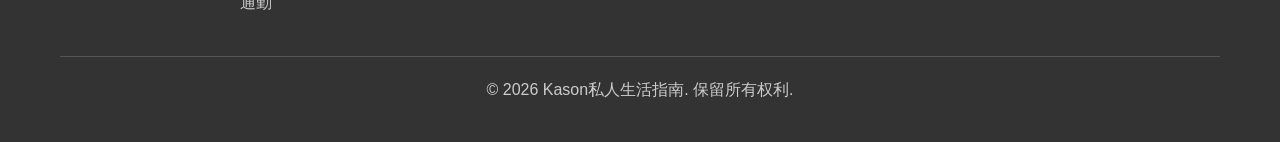
<file: items-bedroom.html>
<!DOCTYPE html>
<html lang="zh-CN">
<head>
    <meta charset="UTF-8">
    <meta name="viewport" content="width=device-width, initial-scale=1.0">
    <title>卧室类 - Kason私人生活指南</title>
    <link rel="stylesheet" href="css/style.css">
</head>
<body>
    <!-- 头部导航 -->
    <header>
        <div class="container header-content">
            <a href="index.html" class="logo">Kason生活指南</a>
            <nav>
                <ul>
                    <li><a href="index.html">首页</a></li>
                    <li><a href="items.html">物件名目</a></li>
                    <li><a href="storage.html">物件收纳</a></li>
                    <li><a href="recipes.html">食谱</a></li>
                    <li><a href="commute.html">通勤</a></li>
                </ul>
            </nav>
        </div>
    </header>

    <!-- 内容区域 -->
    <section class="content-section">
        <div class="container content-container">
            <div class="main-layout">
                <!-- 左侧导航栏 -->
                <nav class="item-nav">
                    <ul>
                        <li><a href="items-digital.html" class="item-nav-item">数码类</a></li>
                        <li><a href="items-bedroom.html" class="item-nav-item active">卧室类</a></li>
                        <li><a href="items-clothing.html" class="item-nav-item">衣物类</a></li>
                        <li><a href="items-kitchen.html" class="item-nav-item">厨房类</a></li>
                        <li><a href="items-cleaning.html" class="item-nav-item">清洁类</a></li>
                        <li><a href="items-bathroom.html" class="item-nav-item">卫浴类</a></li>
                    </ul>
                </nav>
                
                <!-- 右侧内容 -->
                <div class="item-content">
                    <h2>卧室类</h2>
                    <p>这里详细介绍卧室类用品的名称、用途和特点，帮助你更好地了解和使用它们。</p>

                    <!-- 卧室用品列表 -->
                    <div class="item-grid">
                <!-- 床上用品 -->
                <div class="item-card">
                    <img src="images/物件名目/卧室类/床上用品.png" alt="床上用品" class="item-img">
                    <h4>床上用品</h4>
                    <p>包括床单、被套、枕套等，用于保持床上清洁和舒适。</p>
                </div>
                
                <!-- 衣柜 -->
                <div class="item-card">
                    <img src="images/物件名目/卧室类/衣柜.png" alt="衣柜" class="item-img">
                    <h4>衣柜</h4>
                    <p>用于存放衣物，保持衣物整洁有序。</p>
                </div>
                
                <!-- 床头柜 -->
                <div class="item-card">
                    <img src="images/物件名目/卧室类/床头柜.png" alt="床头柜" class="item-img">
                    <h4>床头柜</h4>
                    <p>放在床头，用于放置台灯、手机等物品。</p>
                </div>
                
                <!-- 床 -->
                <div class="item-card">
                    <img src="images/物件名目/卧室类/床.png" alt="床" class="item-img">
                    <h4>床</h4>
                    <p>用于睡眠和休息的家具，有单人床和双人床之分。</p>
                </div>
                    </div>
                </div>
            </div>
        </div>
    </section>

    <!-- 页脚 -->
    <footer>
        <div class="container">
            <div class="footer-content">
                <div class="footer-section">
                    <h3>快速链接</h3>
                    <ul>
                        <li><a href="index.html">首页</a></li>
                        <li><a href="items.html">物件名目</a></li>
                        <li><a href="storage.html">物件收纳</a></li>
                        <li><a href="recipes.html">食谱</a></li>
                        <li><a href="commute.html">通勤</a></li>
                    </ul>
                </div>
                <div class="footer-section">
                    <h3>关于网站</h3>
                    <p>Kason私人生活指南为私人自用网站，记录了Kason如何在人类世界生存的方法，包括物件信息、食谱整理、通勤建议等各名目，方便Kason找回之前地球online的存档并继续探索，记录生活中的点点滴滴，为Kason在地球online的冒险提供必要的参考和支持。</p>
                </div>
            </div>
            <div class="copyright">
                <p>&copy; 2026 Kason私人生活指南. 保留所有权利.</p>
            </div>
        </div>
    </footer>
</body>
</html>
</file>
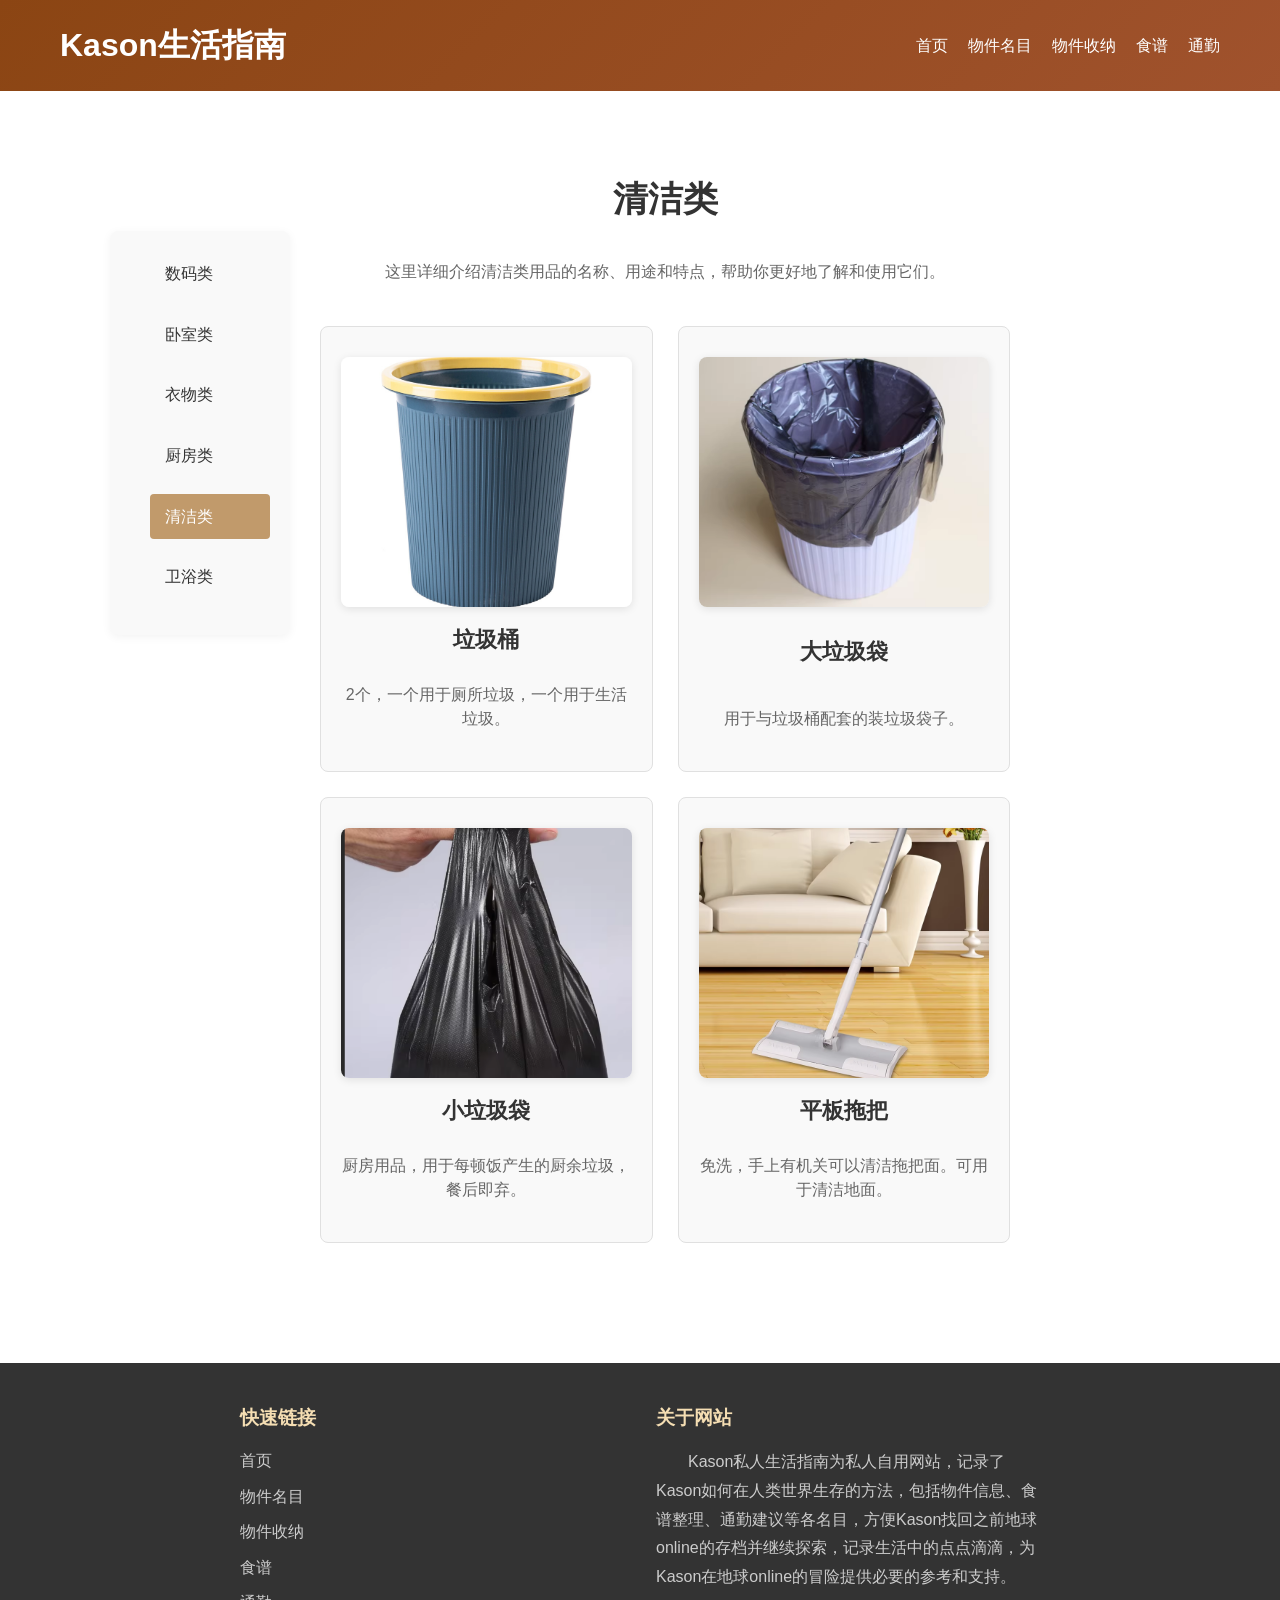
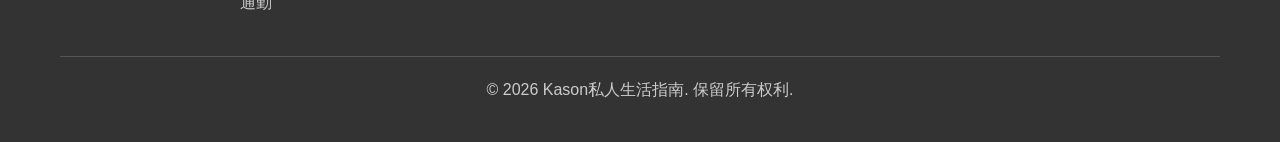
<file: items-cleaning.html>
<!DOCTYPE html>
<html lang="zh-CN">
<head>
    <meta charset="UTF-8">
    <meta name="viewport" content="width=device-width, initial-scale=1.0">
    <title>清洁类 - Kason私人生活指南</title>
    <link rel="stylesheet" href="css/style.css">
</head>
<body>
    <!-- 头部导航 -->
    <header>
        <div class="container header-content">
            <a href="index.html" class="logo">Kason生活指南</a>
            <nav>
                <ul>
                    <li><a href="index.html">首页</a></li>
                    <li><a href="items.html">物件名目</a></li>
                    <li><a href="storage.html">物件收纳</a></li>
                    <li><a href="recipes.html">食谱</a></li>
                    <li><a href="commute.html">通勤</a></li>
                </ul>
            </nav>
        </div>
    </header>

    <!-- 内容区域 -->
    <section class="content-section">
        <div class="container content-container">
            <div class="main-layout">
                <!-- 左侧导航栏 -->
                <nav class="item-nav">
                    <ul>
                        <li><a href="items-digital.html" class="item-nav-item">数码类</a></li>
                        <li><a href="items-bedroom.html" class="item-nav-item">卧室类</a></li>
                        <li><a href="items-clothing.html" class="item-nav-item">衣物类</a></li>
                        <li><a href="items-kitchen.html" class="item-nav-item">厨房类</a></li>
                        <li><a href="items-cleaning.html" class="item-nav-item active">清洁类</a></li>
                        <li><a href="items-bathroom.html" class="item-nav-item">卫浴类</a></li>
                    </ul>
                </nav>
                
                <!-- 右侧内容 -->
                <div class="item-content">
                    <h2>清洁类</h2>
                    <p>这里详细介绍清洁类用品的名称、用途和特点，帮助你更好地了解和使用它们。</p>

                    <!-- 清洁用品列表 -->
                    <div class="item-grid">
                <!-- 垃圾桶 -->
                <div class="item-card">
                    <img src="images/物件名目/清洁类/垃圾桶.jpg" alt="垃圾桶" class="item-img">
                    <h4>垃圾桶</h4>
                    <p>2个，一个用于厕所垃圾，一个用于生活垃圾。</p>
                </div>
                
                <!-- 大垃圾袋 -->
                <div class="item-card">
                    <img src="images/物件名目/清洁类/大垃圾袋.jpg" alt="大垃圾袋" class="item-img">
                    <h4>大垃圾袋</h4>
                    <p>用于与垃圾桶配套的装垃圾袋子。</p>
                </div>
                
                <!-- 小垃圾袋 -->
                <div class="item-card">
                    <img src="images/物件名目/清洁类/小垃圾袋.jpg" alt="小垃圾袋" class="item-img">
                    <h4>小垃圾袋</h4>
                    <p>厨房用品，用于每顿饭产生的厨余垃圾，餐后即弃。</p>
                </div>
                
                <!-- 平板拖把 -->
                <div class="item-card">
                    <img src="images/物件名目/清洁类/平板拖把.jpg" alt="平板拖把" class="item-img">
                    <h4>平板拖把</h4>
                    <p>免洗，手上有机关可以清洁拖把面。可用于清洁地面。</p>
                </div>
                    </div>
                </div>
            </div>
        </div>
    </section>

    <!-- 页脚 -->
    <footer>
        <div class="container">
            <div class="footer-content">
                <div class="footer-section">
                    <h3>快速链接</h3>
                    <ul>
                        <li><a href="index.html">首页</a></li>
                        <li><a href="items.html">物件名目</a></li>
                        <li><a href="storage.html">物件收纳</a></li>
                        <li><a href="recipes.html">食谱</a></li>
                        <li><a href="commute.html">通勤</a></li>
                    </ul>
                </div>
                <div class="footer-section">
                    <h3>关于网站</h3>
                    <p>Kason私人生活指南为私人自用网站，记录了Kason如何在人类世界生存的方法，包括物件信息、食谱整理、通勤建议等各名目，方便Kason找回之前地球online的存档并继续探索，记录生活中的点点滴滴，为Kason在地球online的冒险提供必要的参考和支持。</p>
                </div>
            </div>
            <div class="copyright">
                <p>&copy; 2026 Kason私人生活指南. 保留所有权利.</p>
            </div>
        </div>
    </footer>
</body>
</html>
</file>
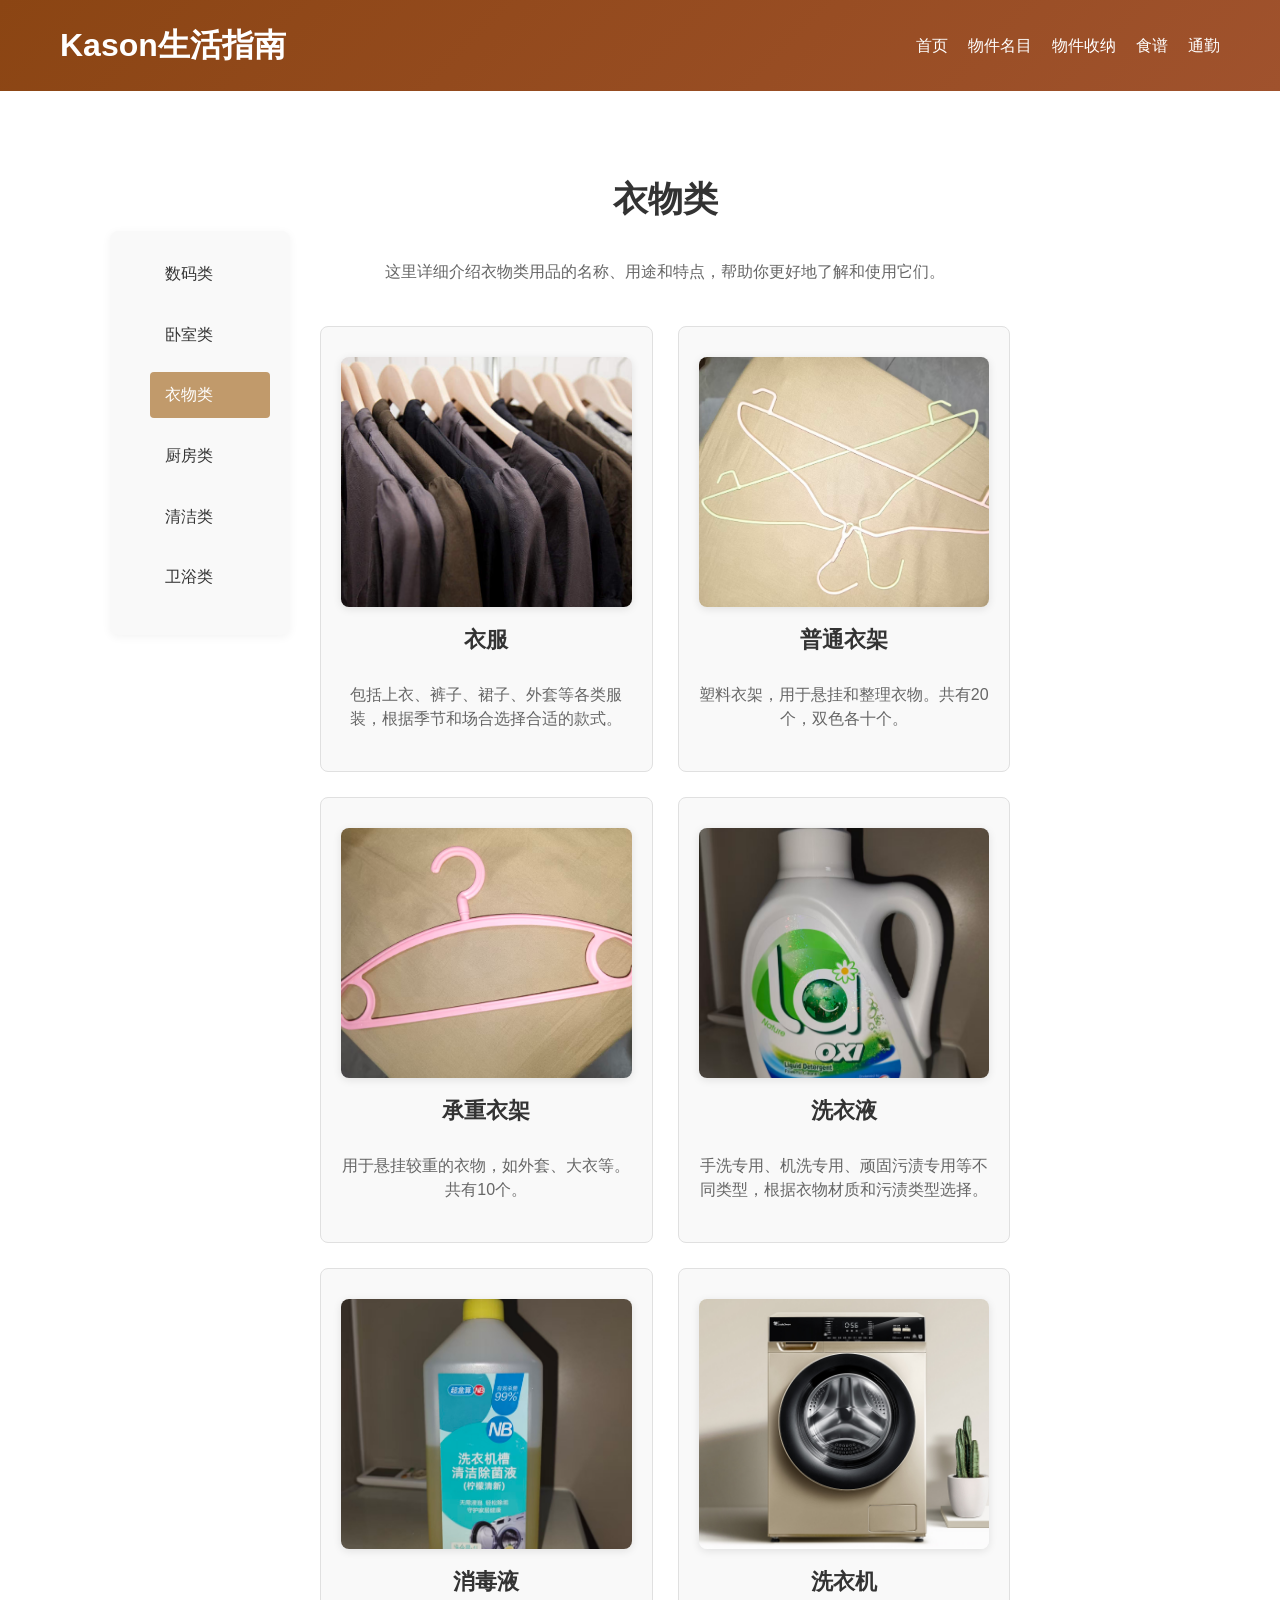
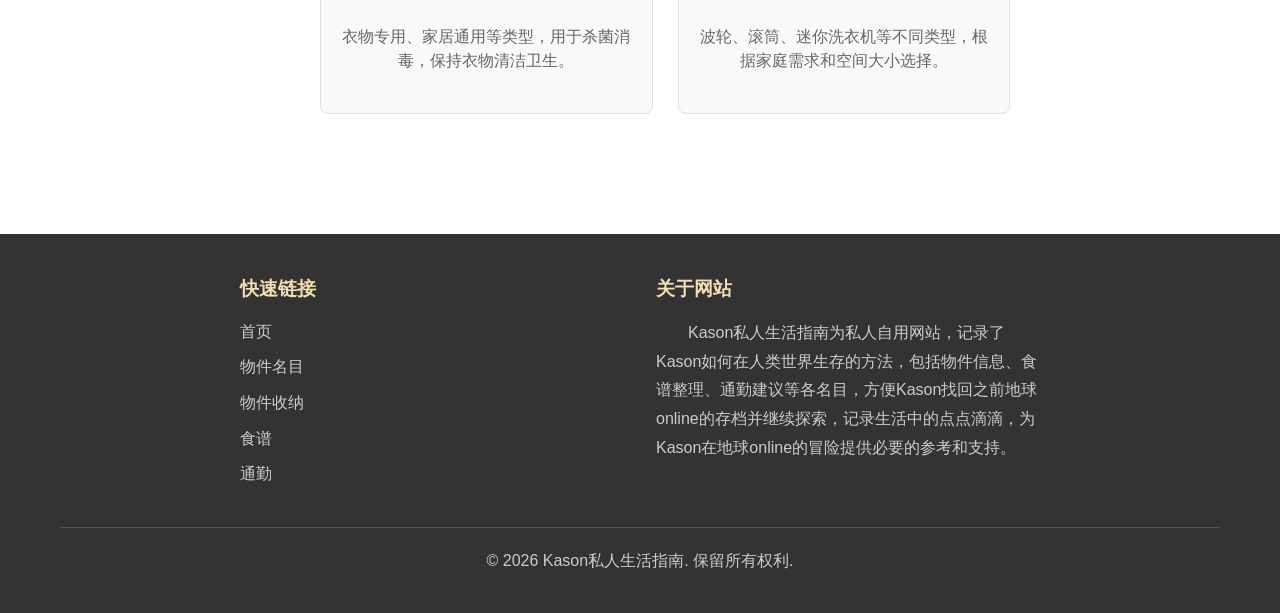
<file: items-clothing.html>
<!DOCTYPE html>
<html lang="zh-CN">
<head>
    <meta charset="UTF-8">
    <meta name="viewport" content="width=device-width, initial-scale=1.0">
    <title>衣物类 - Kason私人生活指南</title>
    <link rel="stylesheet" href="css/style.css">
</head>
<body>
    <!-- 头部导航 -->
    <header>
        <div class="container header-content">
            <a href="index.html" class="logo">Kason生活指南</a>
            <nav>
                <ul>
                    <li><a href="index.html">首页</a></li>
                    <li><a href="items.html">物件名目</a></li>
                    <li><a href="storage.html">物件收纳</a></li>
                    <li><a href="recipes.html">食谱</a></li>
                    <li><a href="commute.html">通勤</a></li>
                </ul>
            </nav>
        </div>
    </header>

    <!-- 内容区域 -->
    <section class="content-section">
        <div class="container content-container">
            <div class="main-layout">
                <!-- 左侧导航栏 -->
                <nav class="item-nav">
                    <ul>
                        <li><a href="items-digital.html" class="item-nav-item">数码类</a></li>
                        <li><a href="items-bedroom.html" class="item-nav-item">卧室类</a></li>
                        <li><a href="items-clothing.html" class="item-nav-item active">衣物类</a></li>
                        <li><a href="items-kitchen.html" class="item-nav-item">厨房类</a></li>
                        <li><a href="items-cleaning.html" class="item-nav-item">清洁类</a></li>
                        <li><a href="items-bathroom.html" class="item-nav-item">卫浴类</a></li>
                    </ul>
                </nav>
                
                <!-- 右侧内容 -->
                <div class="item-content">
                    <h2>衣物类</h2>
                    <p>这里详细介绍衣物类用品的名称、用途和特点，帮助你更好地了解和使用它们。</p>

                    <!-- 衣物用品列表 -->
                    <div class="item-grid">
                <!-- 衣服 -->
                <div class="item-card">
                    <img src="images/物件名目/衣物类/衣服.jpg" alt="衣服" class="item-img">
                    <h4>衣服</h4>
                    <p>包括上衣、裤子、裙子、外套等各类服装，根据季节和场合选择合适的款式。</p>
                </div>
                
                <!-- 普通衣架 -->
                <div class="item-card">
                    <img src="images/物件名目/衣物类/普通衣架.jpg" alt="普通衣架" class="item-img">
                    <h4>普通衣架</h4>
                    <p>塑料衣架，用于悬挂和整理衣物。共有20个，双色各十个。</p>
                </div>
                
                <!-- 承重衣架 -->
                <div class="item-card">
                    <img src="images/物件名目/衣物类/承重衣架.jpg" alt="承重衣架" class="item-img">
                    <h4>承重衣架</h4>
                    <p>用于悬挂较重的衣物，如外套、大衣等。共有10个。</p>
                </div>
                
                <!-- 洗衣液 -->
                <div class="item-card">
                    <img src="images/物件名目/衣物类/洗衣液.jpg" alt="洗衣液" class="item-img">
                    <h4>洗衣液</h4>
                    <p>手洗专用、机洗专用、顽固污渍专用等不同类型，根据衣物材质和污渍类型选择。</p>
                </div>
                
                <!-- 消毒液 -->
                <div class="item-card">
                    <img src="images/物件名目/衣物类/消毒液.jpg" alt="消毒液" class="item-img">
                    <h4>消毒液</h4>
                    <p>衣物专用、家居通用等类型，用于杀菌消毒，保持衣物清洁卫生。</p>
                </div>
                
                <!-- 洗衣机 -->
                <div class="item-card">
                    <img src="images/物件名目/衣物类/洗衣机.jpg" alt="洗衣机" class="item-img">
                    <h4>洗衣机</h4>
                    <p>波轮、滚筒、迷你洗衣机等不同类型，根据家庭需求和空间大小选择。</p>
                </div>
                    </div>
                </div>
            </div>
        </div>
    </section>

    <!-- 页脚 -->
    <footer>
        <div class="container">
            <div class="footer-content">
                <div class="footer-section">
                    <h3>快速链接</h3>
                    <ul>
                        <li><a href="index.html">首页</a></li>
                        <li><a href="items.html">物件名目</a></li>
                        <li><a href="storage.html">物件收纳</a></li>
                        <li><a href="recipes.html">食谱</a></li>
                        <li><a href="commute.html">通勤</a></li>
                    </ul>
                </div>
                <div class="footer-section">
                    <h3>关于网站</h3>
                    <p>Kason私人生活指南为私人自用网站，记录了Kason如何在人类世界生存的方法，包括物件信息、食谱整理、通勤建议等各名目，方便Kason找回之前地球online的存档并继续探索，记录生活中的点点滴滴，为Kason在地球online的冒险提供必要的参考和支持。</p>
                </div>
            </div>
            <div class="copyright">
                <p>&copy; 2026 Kason私人生活指南. 保留所有权利.</p>
            </div>
        </div>
    </footer>
</body>
</html>
</file>
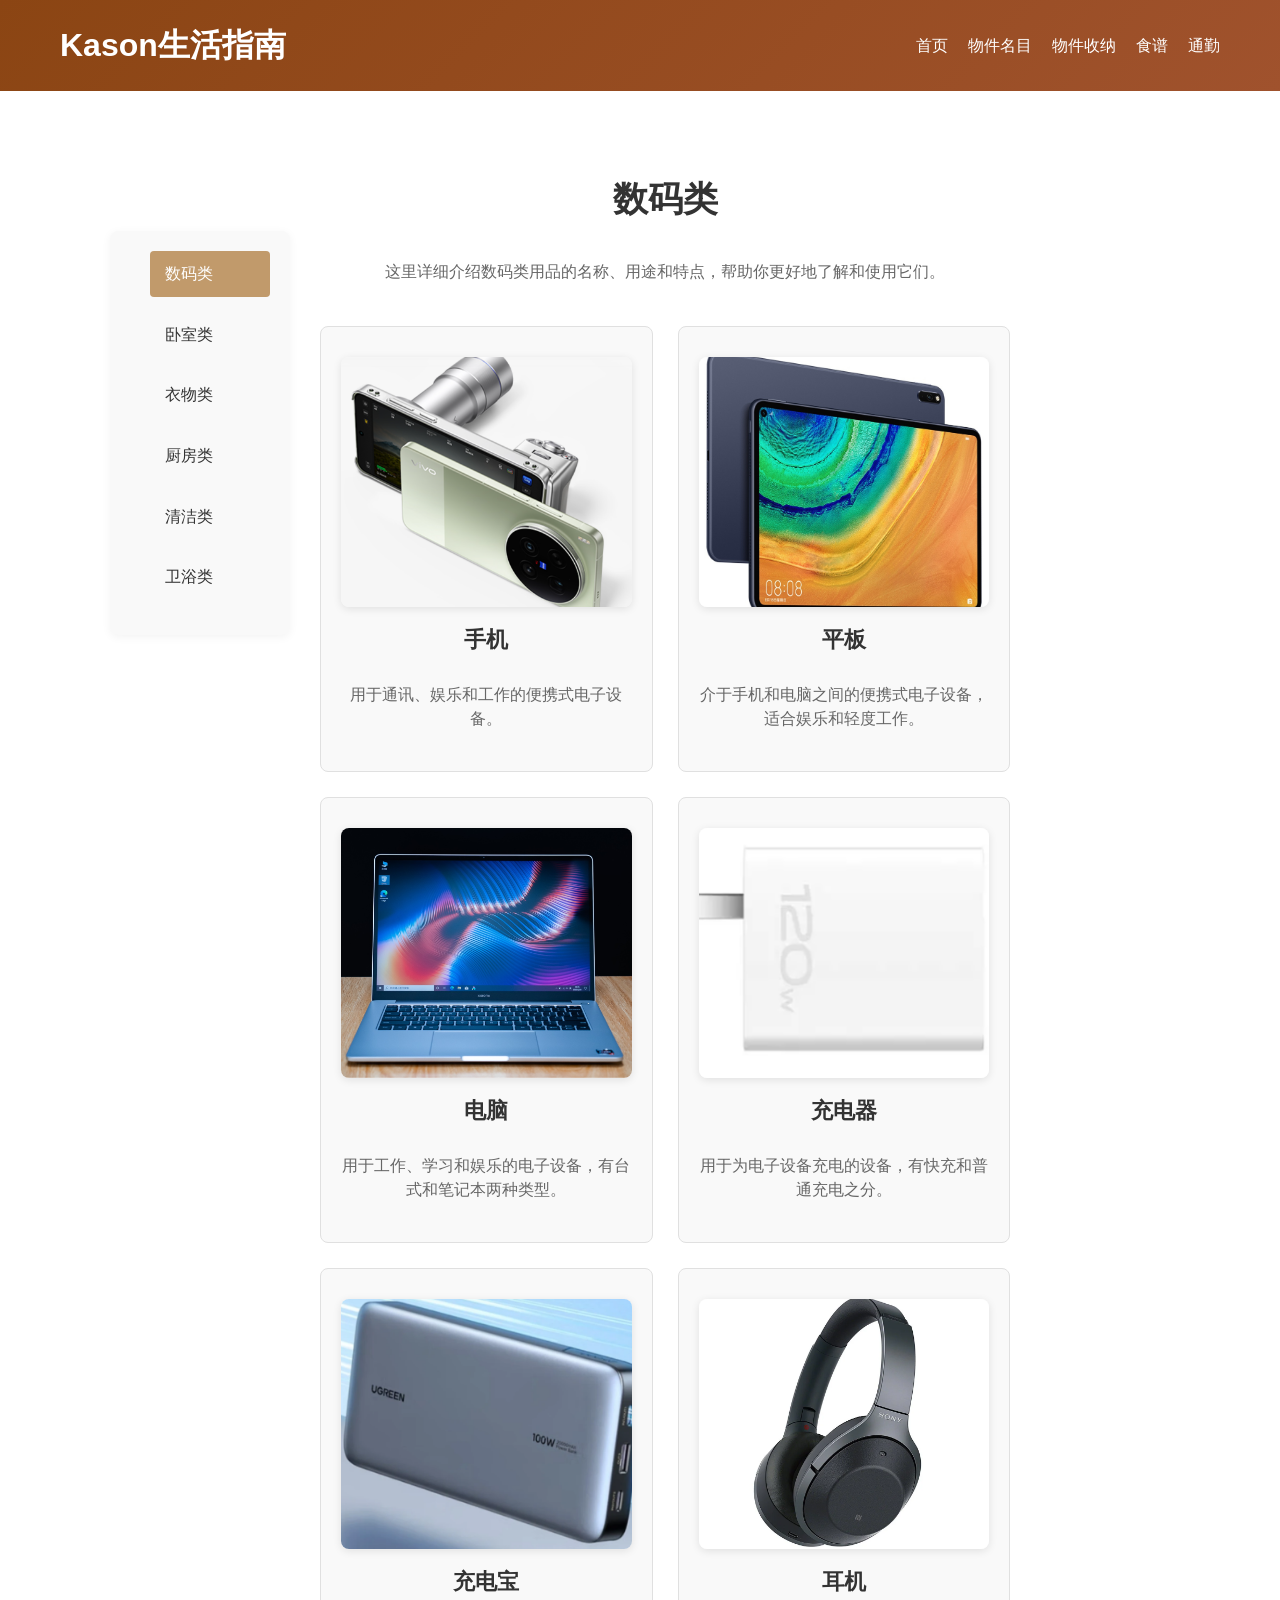
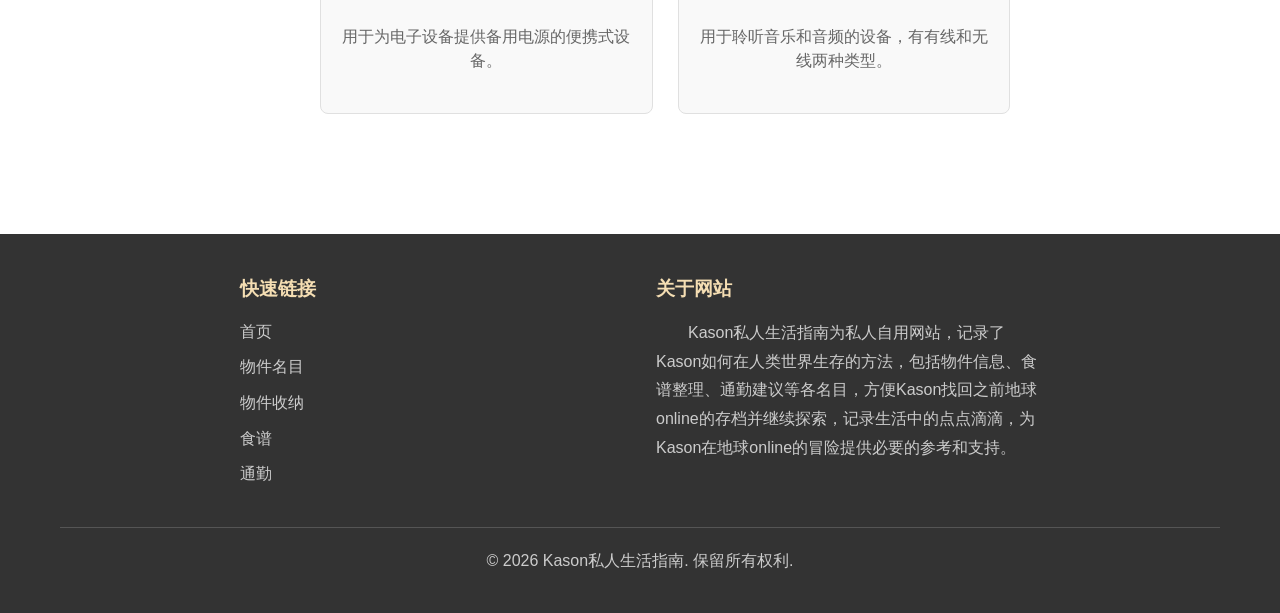
<file: items-digital.html>
<!DOCTYPE html>
<html lang="zh-CN">
<head>
    <meta charset="UTF-8">
    <meta name="viewport" content="width=device-width, initial-scale=1.0">
    <title>数码类 - Kason私人生活指南 v1.1</title>
    <link rel="stylesheet" href="css/style.css">
</head>
<body>
    <!-- 头部导航 -->
    <header>
        <div class="container header-content">
            <a href="index.html" class="logo">Kason生活指南</a>
            <nav>
                <ul>
                    <li><a href="index.html">首页</a></li>
                    <li><a href="items.html">物件名目</a></li>
                    <li><a href="storage.html">物件收纳</a></li>
                    <li><a href="recipes.html">食谱</a></li>
                    <li><a href="commute.html">通勤</a></li>
                </ul>
            </nav>
        </div>
    </header>

    <!-- 内容区域 -->
    <section class="content-section">
        <div class="container content-container">
            <div class="main-layout">
                <!-- 左侧导航栏 -->
                <nav class="item-nav">
                    <ul>
                        <li><a href="items-digital.html" class="item-nav-item active">数码类</a></li>
                        <li><a href="items-bedroom.html" class="item-nav-item">卧室类</a></li>
                        <li><a href="items-clothing.html" class="item-nav-item">衣物类</a></li>
                        <li><a href="items-kitchen.html" class="item-nav-item">厨房类</a></li>
                        <li><a href="items-cleaning.html" class="item-nav-item">清洁类</a></li>
                        <li><a href="items-bathroom.html" class="item-nav-item">卫浴类</a></li>
                    </ul>
                </nav>
                
                <!-- 右侧内容 -->
                <div class="item-content">
                    <h2>数码类</h2>
                    <p>这里详细介绍数码类用品的名称、用途和特点，帮助你更好地了解和使用它们。</p>

                    <!-- 数码用品列表 -->
                    <div class="item-grid">
                <!-- 手机 -->
                <div class="item-card">
                    <img src="images/物件名目/数码类/手机.png" alt="手机" class="item-img">
                    <h4>手机</h4>
                    <p>用于通讯、娱乐和工作的便携式电子设备。</p>
                </div>
                
                <!-- 平板 -->
                <div class="item-card">
                    <img src="images/物件名目/数码类/平板.png" alt="平板" class="item-img">
                    <h4>平板</h4>
                    <p>介于手机和电脑之间的便携式电子设备，适合娱乐和轻度工作。</p>
                </div>
                
                <!-- 电脑 -->
                <div class="item-card">
                    <img src="images/物件名目/数码类/电脑.png" alt="电脑" class="item-img">
                    <h4>电脑</h4>
                    <p>用于工作、学习和娱乐的电子设备，有台式和笔记本两种类型。</p>
                </div>
                
                <!-- 充电器 -->
                <div class="item-card">
                    <img src="images/物件名目/数码类/充电器.png" alt="充电器" class="item-img">
                    <h4>充电器</h4>
                    <p>用于为电子设备充电的设备，有快充和普通充电之分。</p>
                </div>
                
                <!-- 充电宝 -->
                <div class="item-card">
                    <img src="images/物件名目/数码类/充电宝.png" alt="充电宝" class="item-img">
                    <h4>充电宝</h4>
                    <p>用于为电子设备提供备用电源的便携式设备。</p>
                </div>
                
                <!-- 耳机 -->
                <div class="item-card">
                    <img src="images/物件名目/数码类/耳机.png" alt="耳机" class="item-img">
                    <h4>耳机</h4>
                    <p>用于聆听音乐和音频的设备，有有线和无线两种类型。</p>
                </div>
                
                    </div>
                </div>
            </div>
        </div>
    </section>

    <!-- 页脚 -->
    <footer>
        <div class="container">
            <div class="footer-content">
                <div class="footer-section">
                    <h3>快速链接</h3>
                    <ul>
                        <li><a href="index.html">首页</a></li>
                        <li><a href="items.html">物件名目</a></li>
                        <li><a href="storage.html">物件收纳</a></li>
                        <li><a href="recipes.html">食谱</a></li>
                        <li><a href="commute.html">通勤</a></li>
                    </ul>
                </div>
                <div class="footer-section">
                    <h3>关于网站</h3>
                    <p>Kason私人生活指南为私人自用网站，记录了Kason如何在人类世界生存的方法，包括物件信息、食谱整理、通勤建议等各名目，方便Kason找回之前地球online的存档并继续探索，记录生活中的点点滴滴，为Kason在地球online的冒险提供必要的参考和支持。</p>
                </div>
            </div>
            <div class="copyright">
                <p>&copy; 2026 Kason私人生活指南. 保留所有权利.</p>
            </div>
        </div>
    </footer>
</body>
</html>
</file>
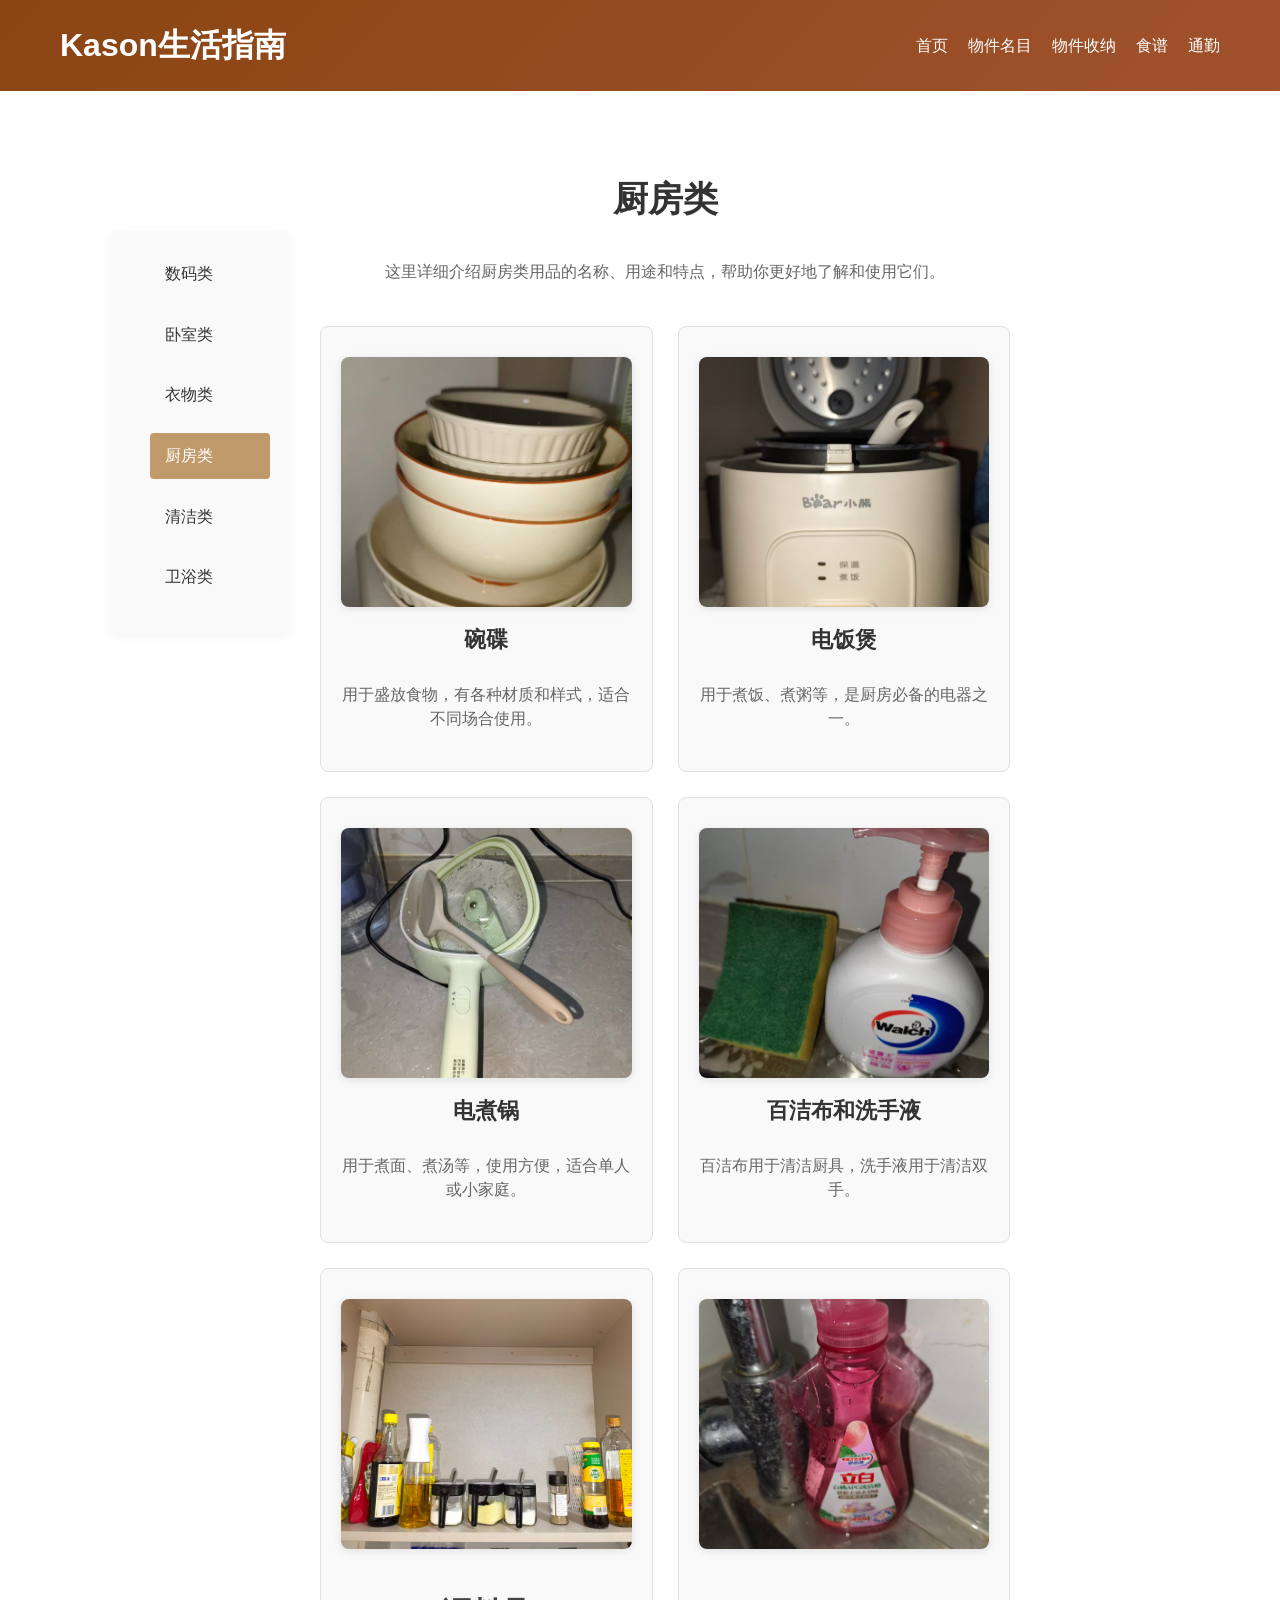
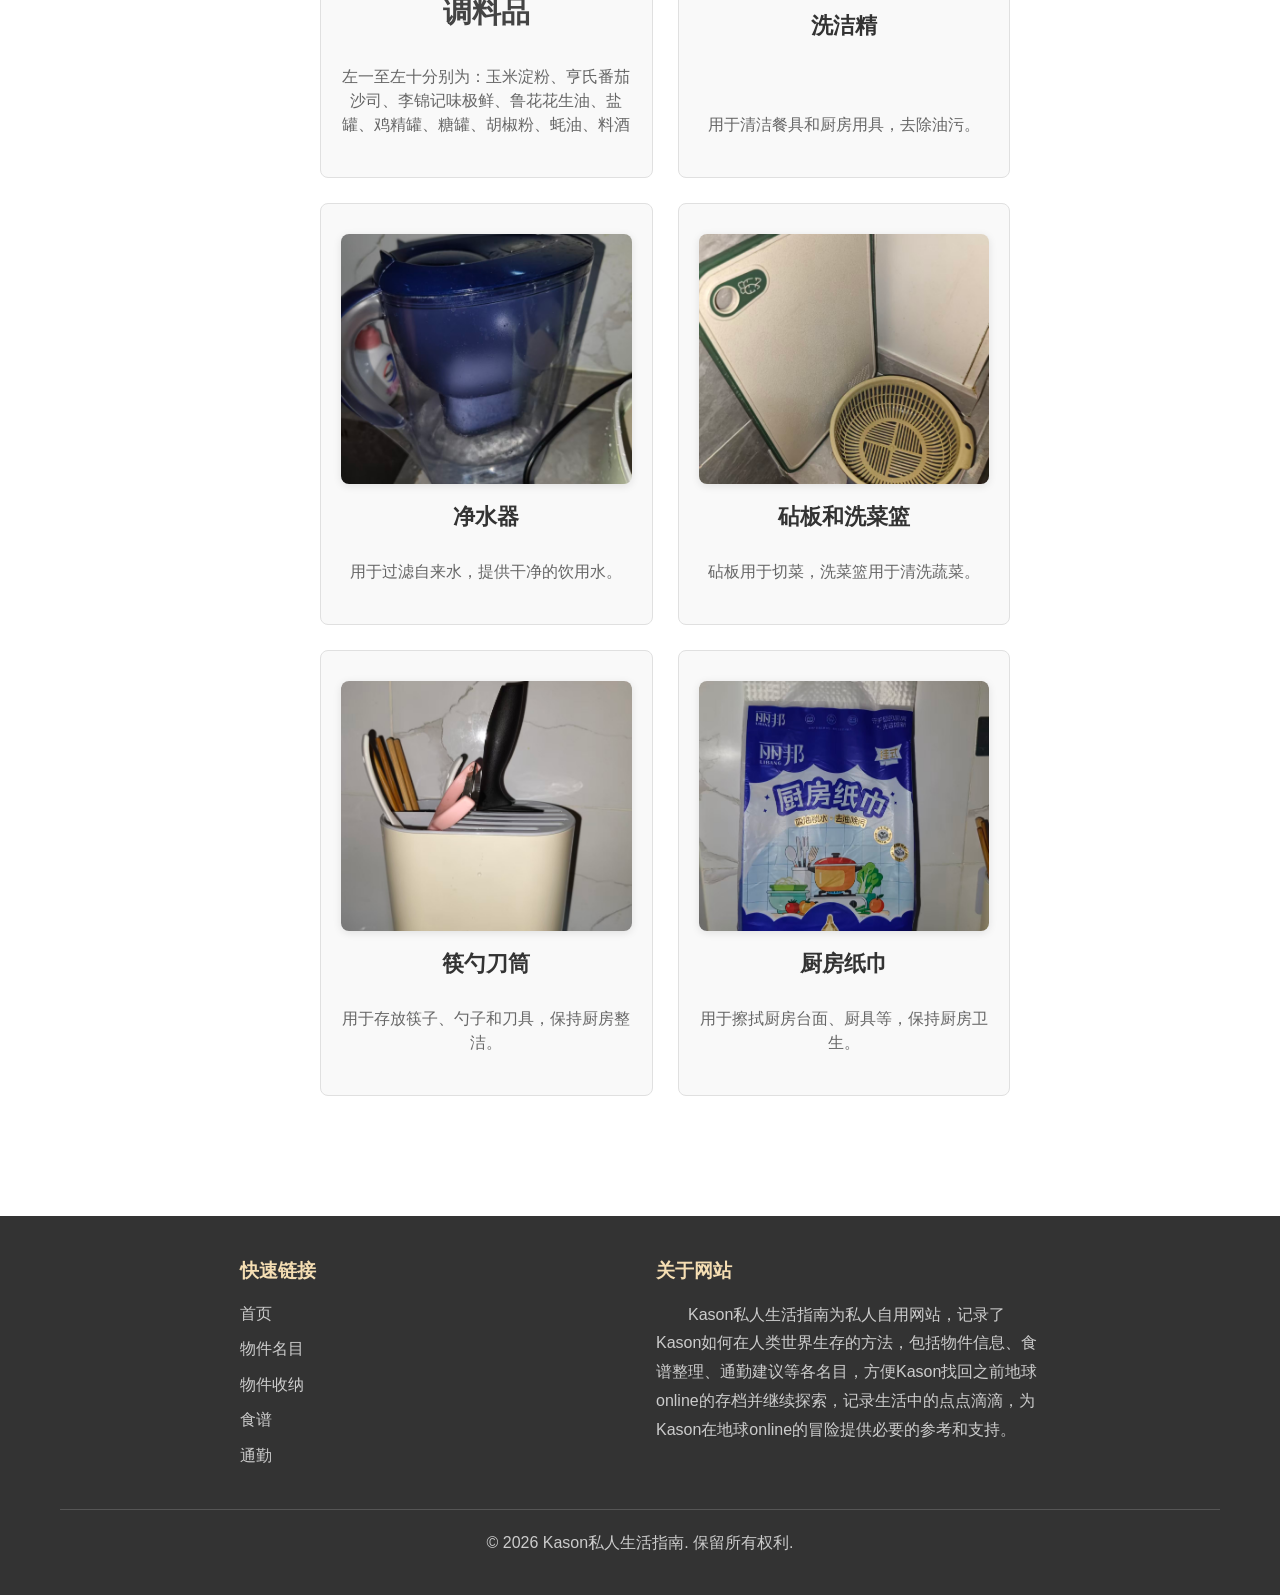
<file: items-kitchen.html>
<!DOCTYPE html>
<html lang="zh-CN">
<head>
    <meta charset="UTF-8">
    <meta name="viewport" content="width=device-width, initial-scale=1.0">
    <title>厨房类 - Kason私人生活指南</title>
    <link rel="stylesheet" href="css/style.css">
</head>
<body>
    <!-- 头部导航 -->
    <header>
        <div class="container header-content">
            <a href="index.html" class="logo">Kason生活指南</a>
            <nav>
                <ul>
                    <li><a href="index.html">首页</a></li>
                    <li><a href="items.html">物件名目</a></li>
                    <li><a href="storage.html">物件收纳</a></li>
                    <li><a href="recipes.html">食谱</a></li>
                    <li><a href="commute.html">通勤</a></li>
                </ul>
            </nav>
        </div>
    </header>

    <!-- 内容区域 -->
    <section class="content-section">
        <div class="container content-container">
            <div class="main-layout">
                <!-- 左侧导航栏 -->
                <nav class="item-nav">
                    <ul>
                        <li><a href="items-digital.html" class="item-nav-item">数码类</a></li>
                        <li><a href="items-bedroom.html" class="item-nav-item">卧室类</a></li>
                        <li><a href="items-clothing.html" class="item-nav-item">衣物类</a></li>
                        <li><a href="items-kitchen.html" class="item-nav-item active">厨房类</a></li>
                        <li><a href="items-cleaning.html" class="item-nav-item">清洁类</a></li>
                        <li><a href="items-bathroom.html" class="item-nav-item">卫浴类</a></li>
                    </ul>
                </nav>
                
                <!-- 右侧内容 -->
                <div class="item-content">
                    <h2>厨房类</h2>
                    <p>这里详细介绍厨房类用品的名称、用途和特点，帮助你更好地了解和使用它们。</p>

                    <!-- 厨房用品列表 -->
                    <div class="item-grid">
                <!-- 碗碟 -->
                <div class="item-card">
                    <img src="images/物件名目/厨房类/碗碟.jpg" alt="碗碟" class="item-img">
                    <h4>碗碟</h4>
                    <p>用于盛放食物，有各种材质和样式，适合不同场合使用。</p>
                </div>
                
                <!-- 电饭煲 -->
                <div class="item-card">
                    <img src="images/物件名目/厨房类/电饭煲.jpg" alt="电饭煲" class="item-img">
                    <h4>电饭煲</h4>
                    <p>用于煮饭、煮粥等，是厨房必备的电器之一。</p>
                </div>
                
                <!-- 电煮锅 -->
                <div class="item-card">
                    <img src="images/物件名目/厨房类/电煮锅.jpg" alt="电煮锅" class="item-img">
                    <h4>电煮锅</h4>
                    <p>用于煮面、煮汤等，使用方便，适合单人或小家庭。</p>
                </div>
                
                <!-- 左百洁布+右洗手液 -->
                <div class="item-card">
                    <img src="images/物件名目/厨房类/左百洁布+右洗手液.jpg" alt="左百洁布+右洗手液" class="item-img">
                    <h4>百洁布和洗手液</h4>
                    <p>百洁布用于清洁厨具，洗手液用于清洁双手。</p>
                </div>
                
                <!-- 调料品 -->
                <div class="item-card">
                    <img src="images/物件名目/厨房类/调料品.jpg" alt="调料品" class="item-img">
                    <h3>调料品</h3>
                    <p>左一至左十分别为：玉米淀粉、亨氏番茄沙司、李锦记味极鲜、鲁花花生油、盐罐、鸡精罐、糖罐、胡椒粉、蚝油、料酒</p>
                </div>
                
                <!-- 洗洁精 -->
                <div class="item-card">
                    <img src="images/物件名目/厨房类/洗洁精.jpg" alt="洗洁精" class="item-img">
                    <h4>洗洁精</h4>
                    <p>用于清洁餐具和厨房用具，去除油污。</p>
                </div>
                
                <!-- 净水器 -->
                <div class="item-card">
                    <img src="images/物件名目/厨房类/净水器.jpg" alt="净水器" class="item-img">
                    <h4>净水器</h4>
                    <p>用于过滤自来水，提供干净的饮用水。</p>
                </div>
                
                <!-- 左砧板+右洗菜篮 -->
                <div class="item-card">
                    <img src="images/物件名目/厨房类/左砧板+右洗菜篮.jpg" alt="左砧板+右洗菜篮" class="item-img">
                    <h4>砧板和洗菜篮</h4>
                    <p>砧板用于切菜，洗菜篮用于清洗蔬菜。</p>
                </div>
                
                <!-- 筷勺刀筒 -->
                <div class="item-card">
                    <img src="images/物件名目/厨房类/筷勺刀筒.jpg" alt="筷勺刀筒" class="item-img">
                    <h4>筷勺刀筒</h4>
                    <p>用于存放筷子、勺子和刀具，保持厨房整洁。</p>
                </div>
                
                <!-- 厨房纸巾 -->
                <div class="item-card">
                    <img src="images/物件名目/厨房类/厨房纸巾.jpg" alt="厨房纸巾" class="item-img">
                    <h4>厨房纸巾</h4>
                    <p>用于擦拭厨房台面、厨具等，保持厨房卫生。</p>
                </div>
                    </div>
                </div>
            </div>
        </div>
    </section>

    <!-- 页脚 -->
    <footer>
        <div class="container">
            <div class="footer-content">
                <div class="footer-section">
                    <h3>快速链接</h3>
                    <ul>
                        <li><a href="index.html">首页</a></li>
                        <li><a href="items.html">物件名目</a></li>
                        <li><a href="storage.html">物件收纳</a></li>
                        <li><a href="recipes.html">食谱</a></li>
                        <li><a href="commute.html">通勤</a></li>
                    </ul>
                </div>
                <div class="footer-section">
                    <h3>关于网站</h3>
                    <p>Kason私人生活指南为私人自用网站，记录了Kason如何在人类世界生存的方法，包括物件信息、食谱整理、通勤建议等各名目，方便Kason找回之前地球online的存档并继续探索，记录生活中的点点滴滴，为Kason在地球online的冒险提供必要的参考和支持。</p>
                </div>
            </div>
            <div class="copyright">
                <p>&copy; 2026 Kason私人生活指南. 保留所有权利.</p>
            </div>
        </div>
    </footer>
</body>
</html>
</file>
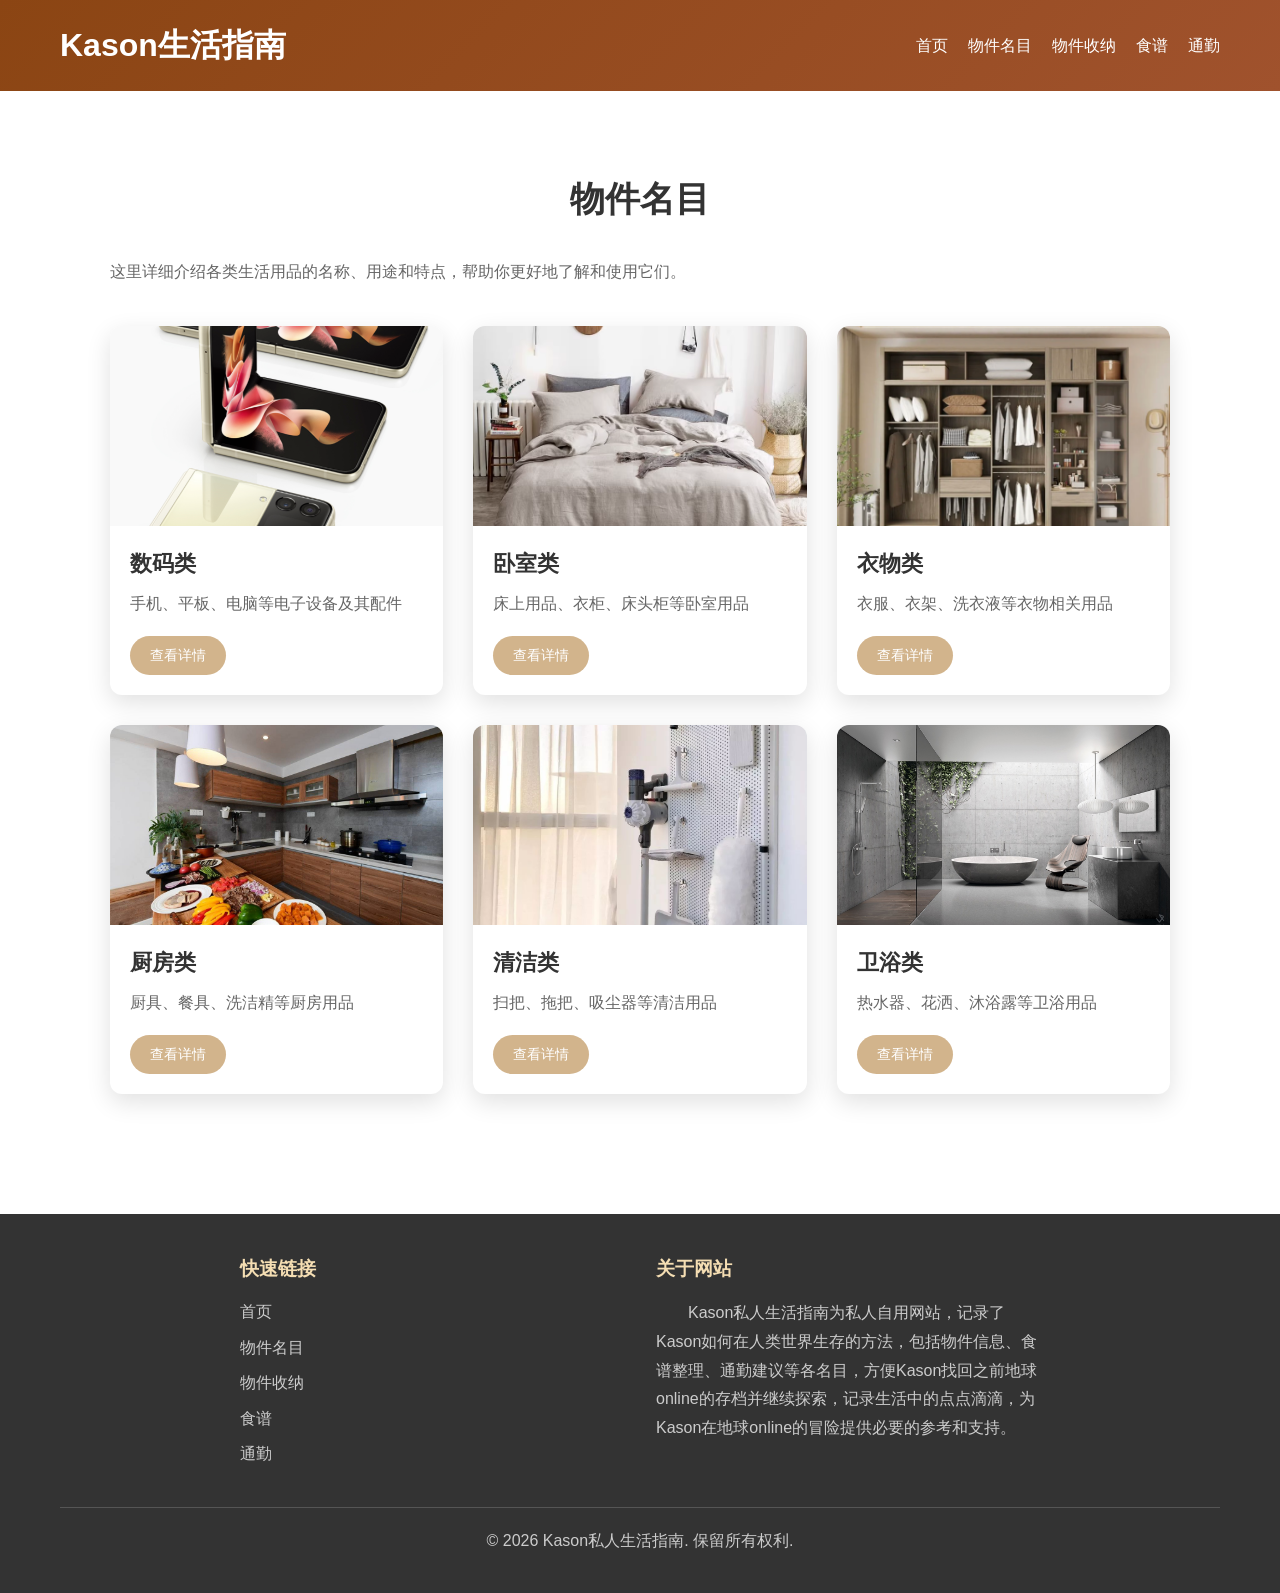
<file: items.html>
<!DOCTYPE html>
<html lang="zh-CN">
<head>
    <meta charset="UTF-8">
    <meta name="viewport" content="width=device-width, initial-scale=1.0">
    <title>物件名目 - Kason私人生活指南</title>
    <link rel="stylesheet" href="css/style.css">
</head>
<body>
    <!-- 头部导航 -->
    <header>
        <div class="container header-content">
            <a href="index.html" class="logo">Kason生活指南</a>
            <nav>
                <ul>
                    <li><a href="index.html">首页</a></li>
                    <li><a href="items.html">物件名目</a></li>
                    <li><a href="storage.html">物件收纳</a></li>
                    <li><a href="recipes.html">食谱</a></li>
                    <li><a href="commute.html">通勤</a></li>
                </ul>
            </nav>
        </div>
    </header>

    <!-- 内容区域 -->
    <section class="content-section">
        <div class="container content-container">
            <h2>物件名目</h2>
            <p>这里详细介绍各类生活用品的名称、用途和特点，帮助你更好地了解和使用它们。</p>

            <!-- 类别方块 -->
            <div class="category-grid">
                <!-- 数码类 -->
                <a href="items-digital.html" class="category-block">
                    <div class="category-bg" style="background-image: url('images/物件名目/数码类背景.png');"></div>
                    <h3>数码类</h3>
                    <p>手机、平板、电脑等电子设备及其配件</p>
                    <button class="detail-btn">查看详情</button>
                </a>
                
                <!-- 卧室类 -->
                <a href="items-bedroom.html" class="category-block">
                    <div class="category-bg" style="background-image: url('images/物件名目/卧室类背景.png');"></div>
                    <h3>卧室类</h3>
                    <p>床上用品、衣柜、床头柜等卧室用品</p>
                    <button class="detail-btn">查看详情</button>
                </a>
                
                <!-- 衣物类 -->
                <a href="items-clothing.html" class="category-block">
                    <div class="category-bg" style="background-image: url('images/物件名目/衣物类背景.png');"></div>
                    <h3>衣物类</h3>
                    <p>衣服、衣架、洗衣液等衣物相关用品</p>
                    <button class="detail-btn">查看详情</button>
                </a>
                
                <!-- 厨房类 -->
                <a href="items-kitchen.html" class="category-block">
                    <div class="category-bg" style="background-image: url('images/物件名目/厨房类背景.png');"></div>
                    <h3>厨房类</h3>
                    <p>厨具、餐具、洗洁精等厨房用品</p>
                    <button class="detail-btn">查看详情</button>
                </a>
                
                <!-- 清洁类 -->
                <a href="items-cleaning.html" class="category-block">
                    <div class="category-bg" style="background-image: url('images/物件名目/清洁类背景.png');"></div>
                    <h3>清洁类</h3>
                    <p>扫把、拖把、吸尘器等清洁用品</p>
                    <button class="detail-btn">查看详情</button>
                </a>
                
                <!-- 卫浴类 -->
                <a href="items-bathroom.html" class="category-block">
                    <div class="category-bg" style="background-image: url('images/物件名目/卫浴类背景.png');"></div>
                    <h3>卫浴类</h3>
                    <p>热水器、花洒、沐浴露等卫浴用品</p>
                    <button class="detail-btn">查看详情</button>
                </a>
            </div>
        </div>
    </section>

    <!-- 页脚 -->
    <footer>
        <div class="container">
            <div class="footer-content">
                <div class="footer-section">
                    <h3>快速链接</h3>
                    <ul>
                        <li><a href="index.html">首页</a></li>
                        <li><a href="items.html">物件名目</a></li>
                        <li><a href="storage.html">物件收纳</a></li>
                        <li><a href="recipes.html">食谱</a></li>
                        <li><a href="commute.html">通勤</a></li>
                    </ul>
                </div>
                <div class="footer-section">
                    <h3>关于网站</h3>
                    <p>Kason私人生活指南为私人自用网站，记录了Kason如何在人类世界生存的方法，包括物件信息、食谱整理、通勤建议等各名目，方便Kason找回之前地球online的存档并继续探索，记录生活中的点点滴滴，为Kason在地球online的冒险提供必要的参考和支持。</p>
                </div>
            </div>
            <div class="copyright">
                <p>&copy; 2026 Kason私人生活指南. 保留所有权利.</p>
            </div>
        </div>
    </footer>
</body>
</html>
</file>
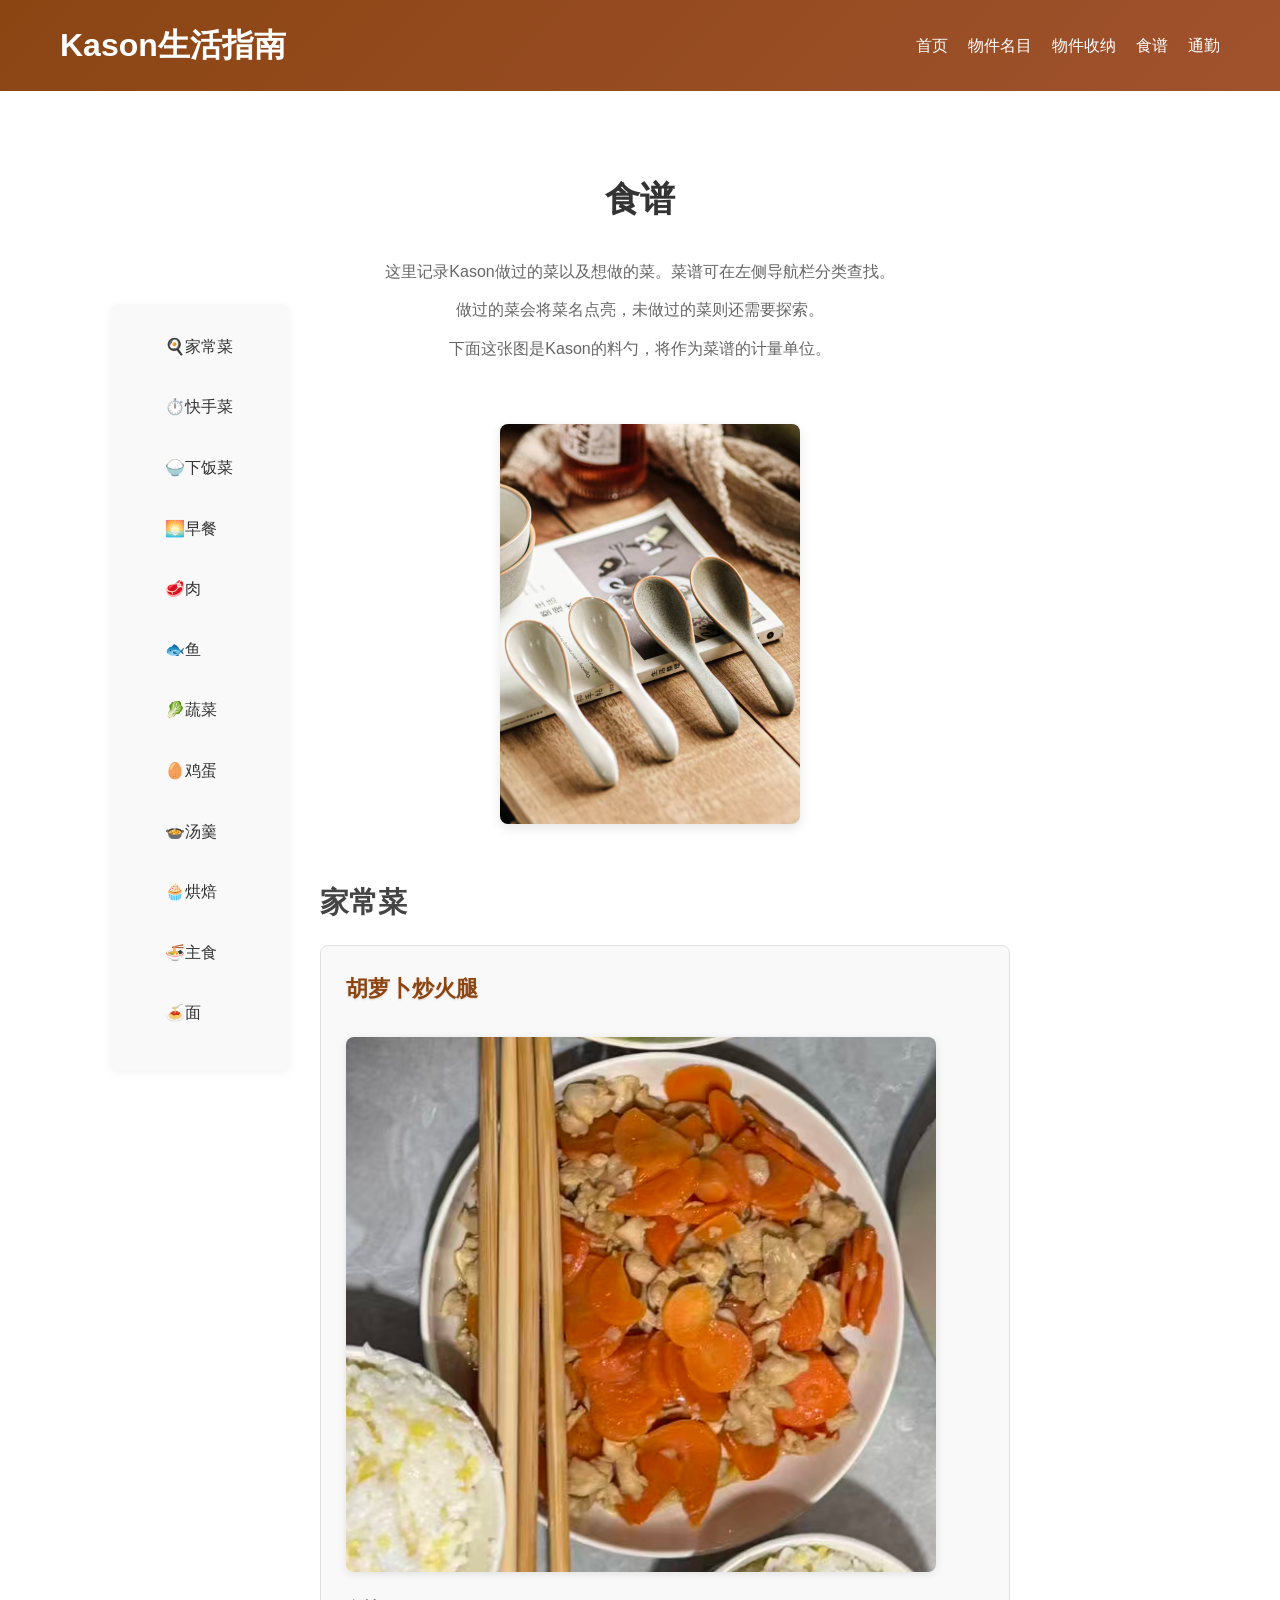
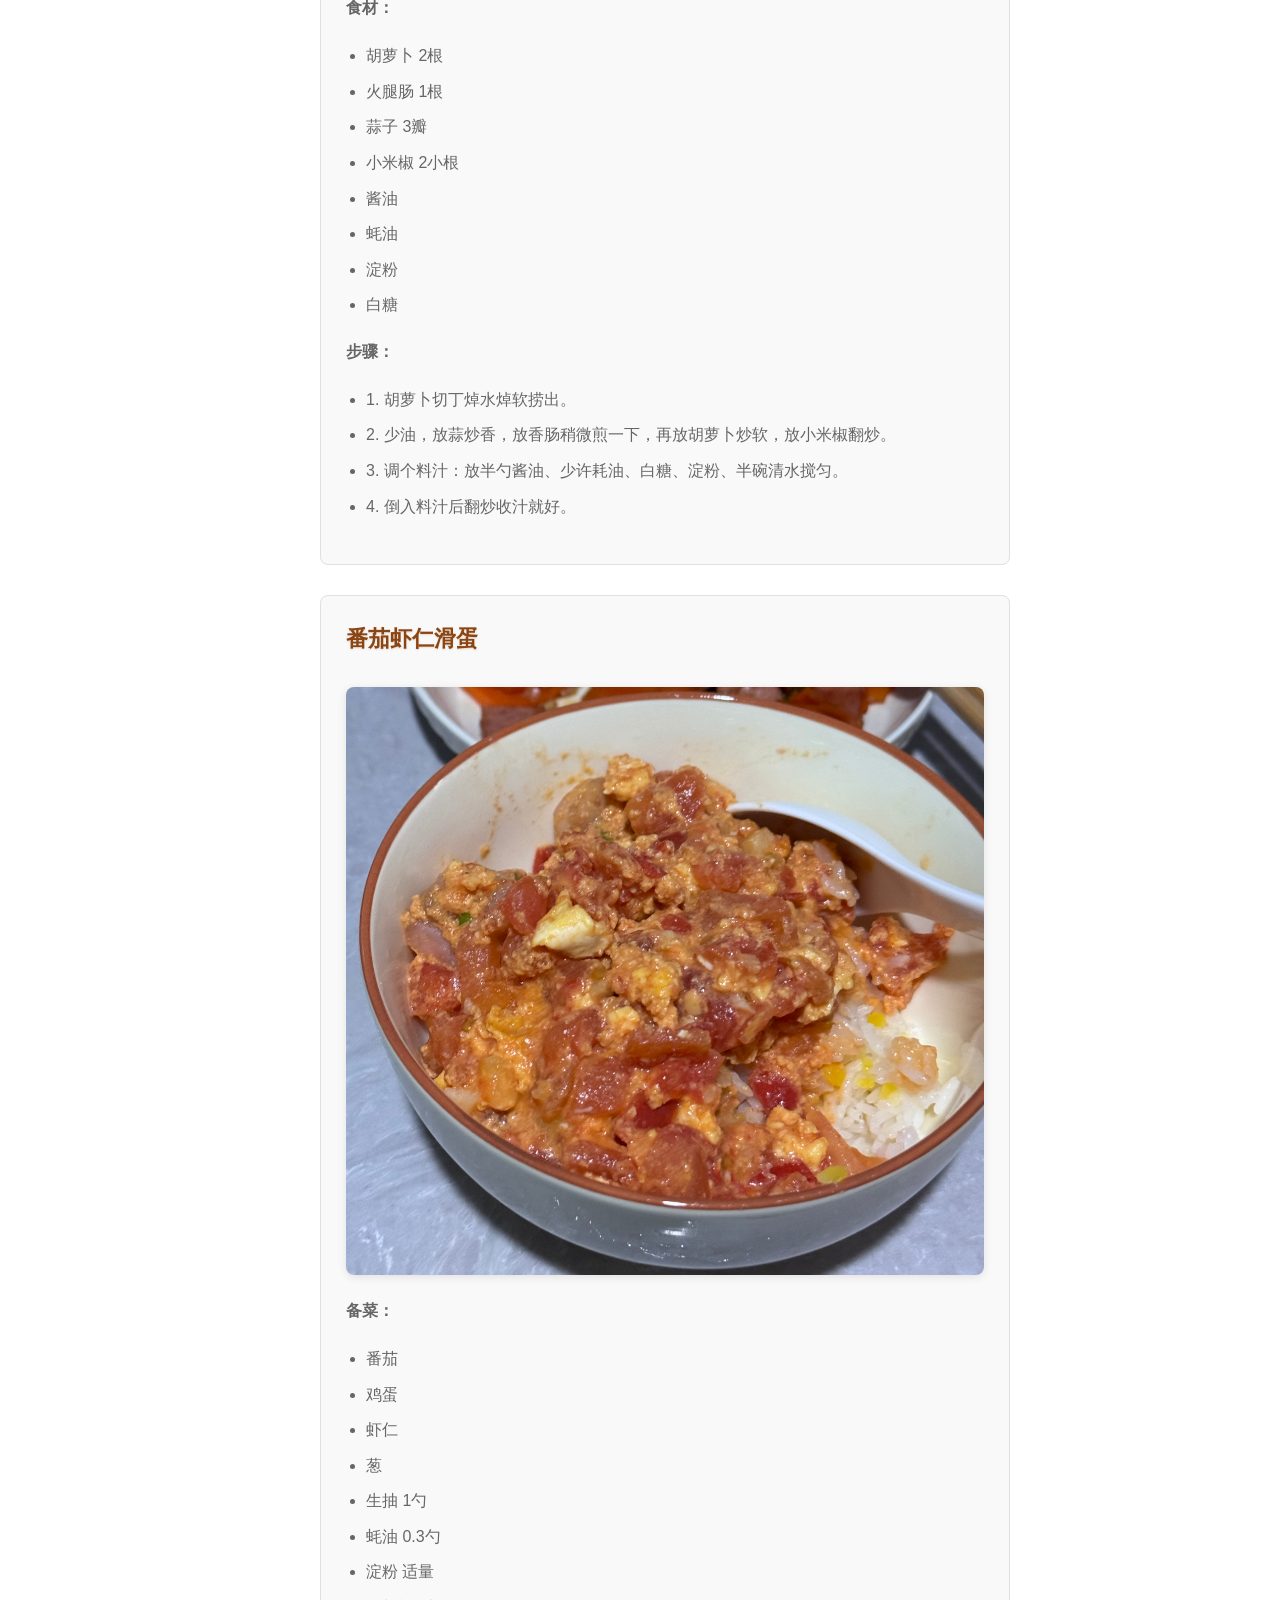
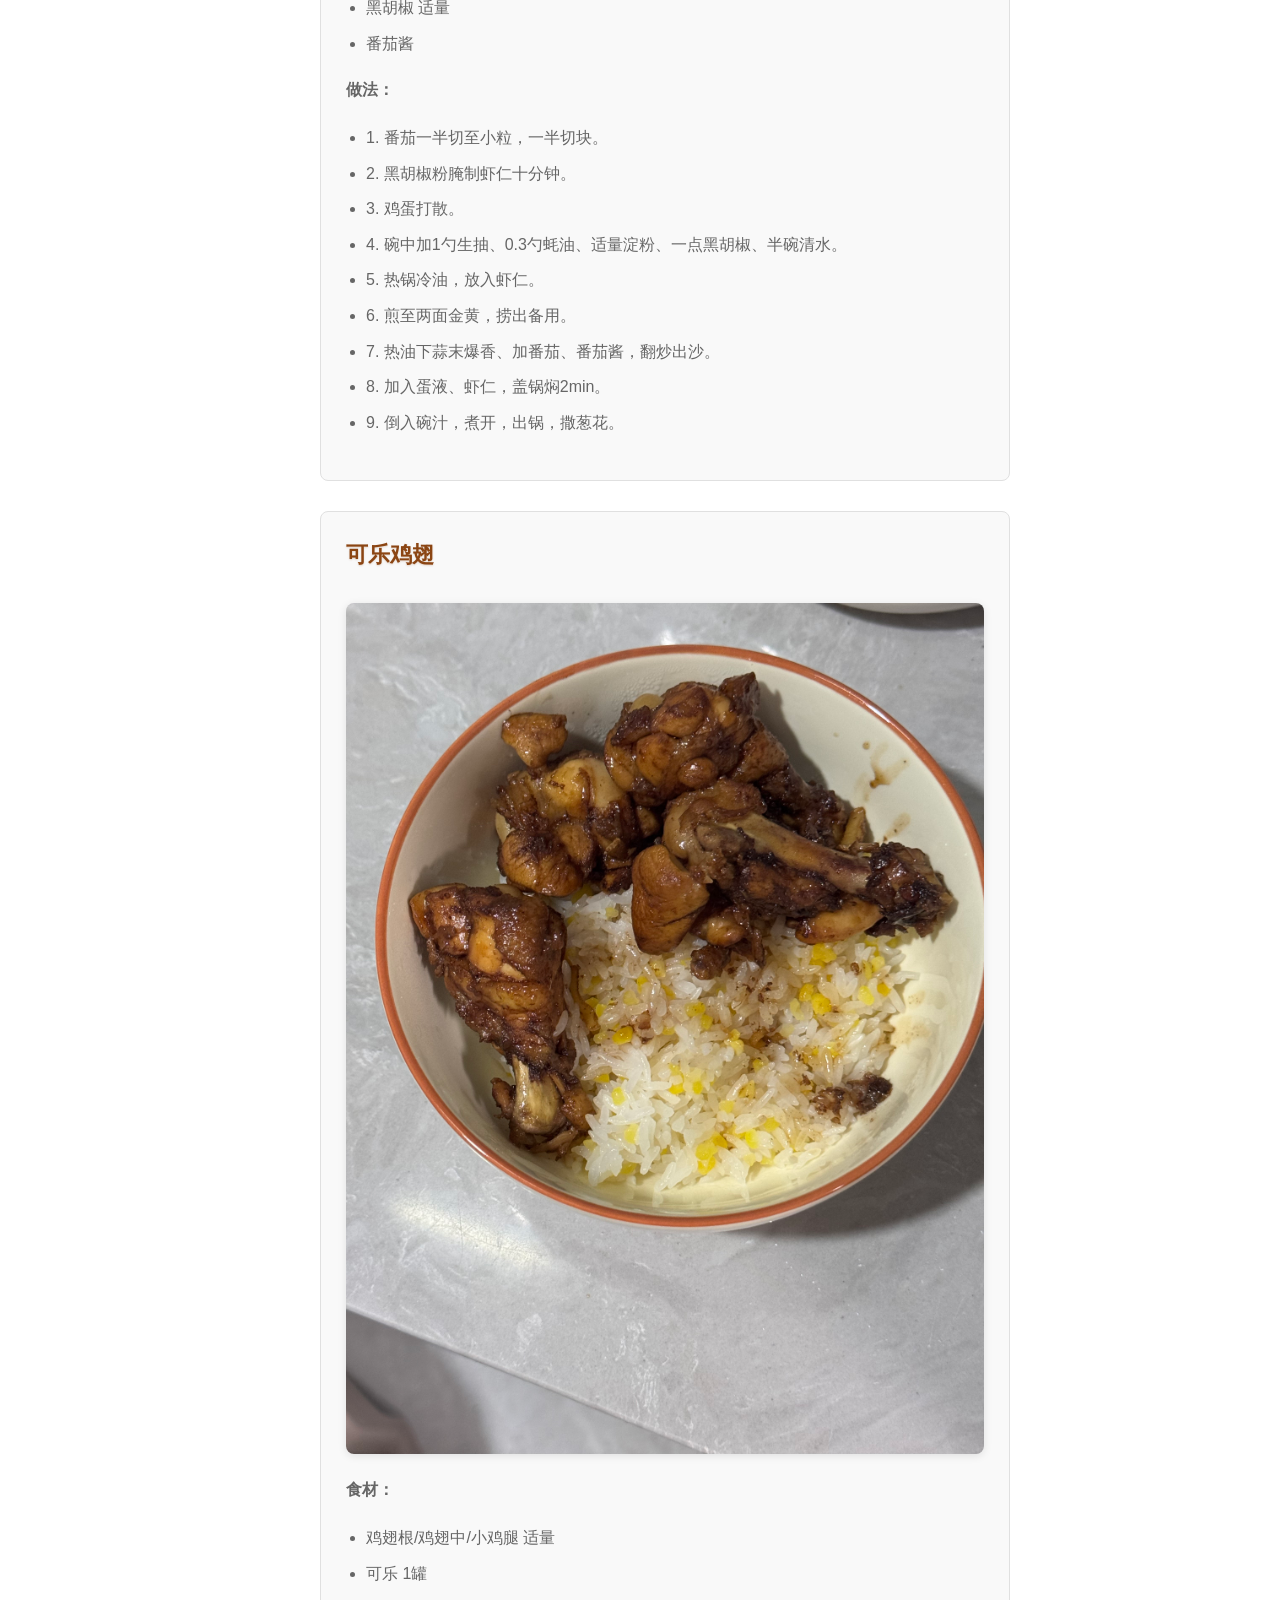
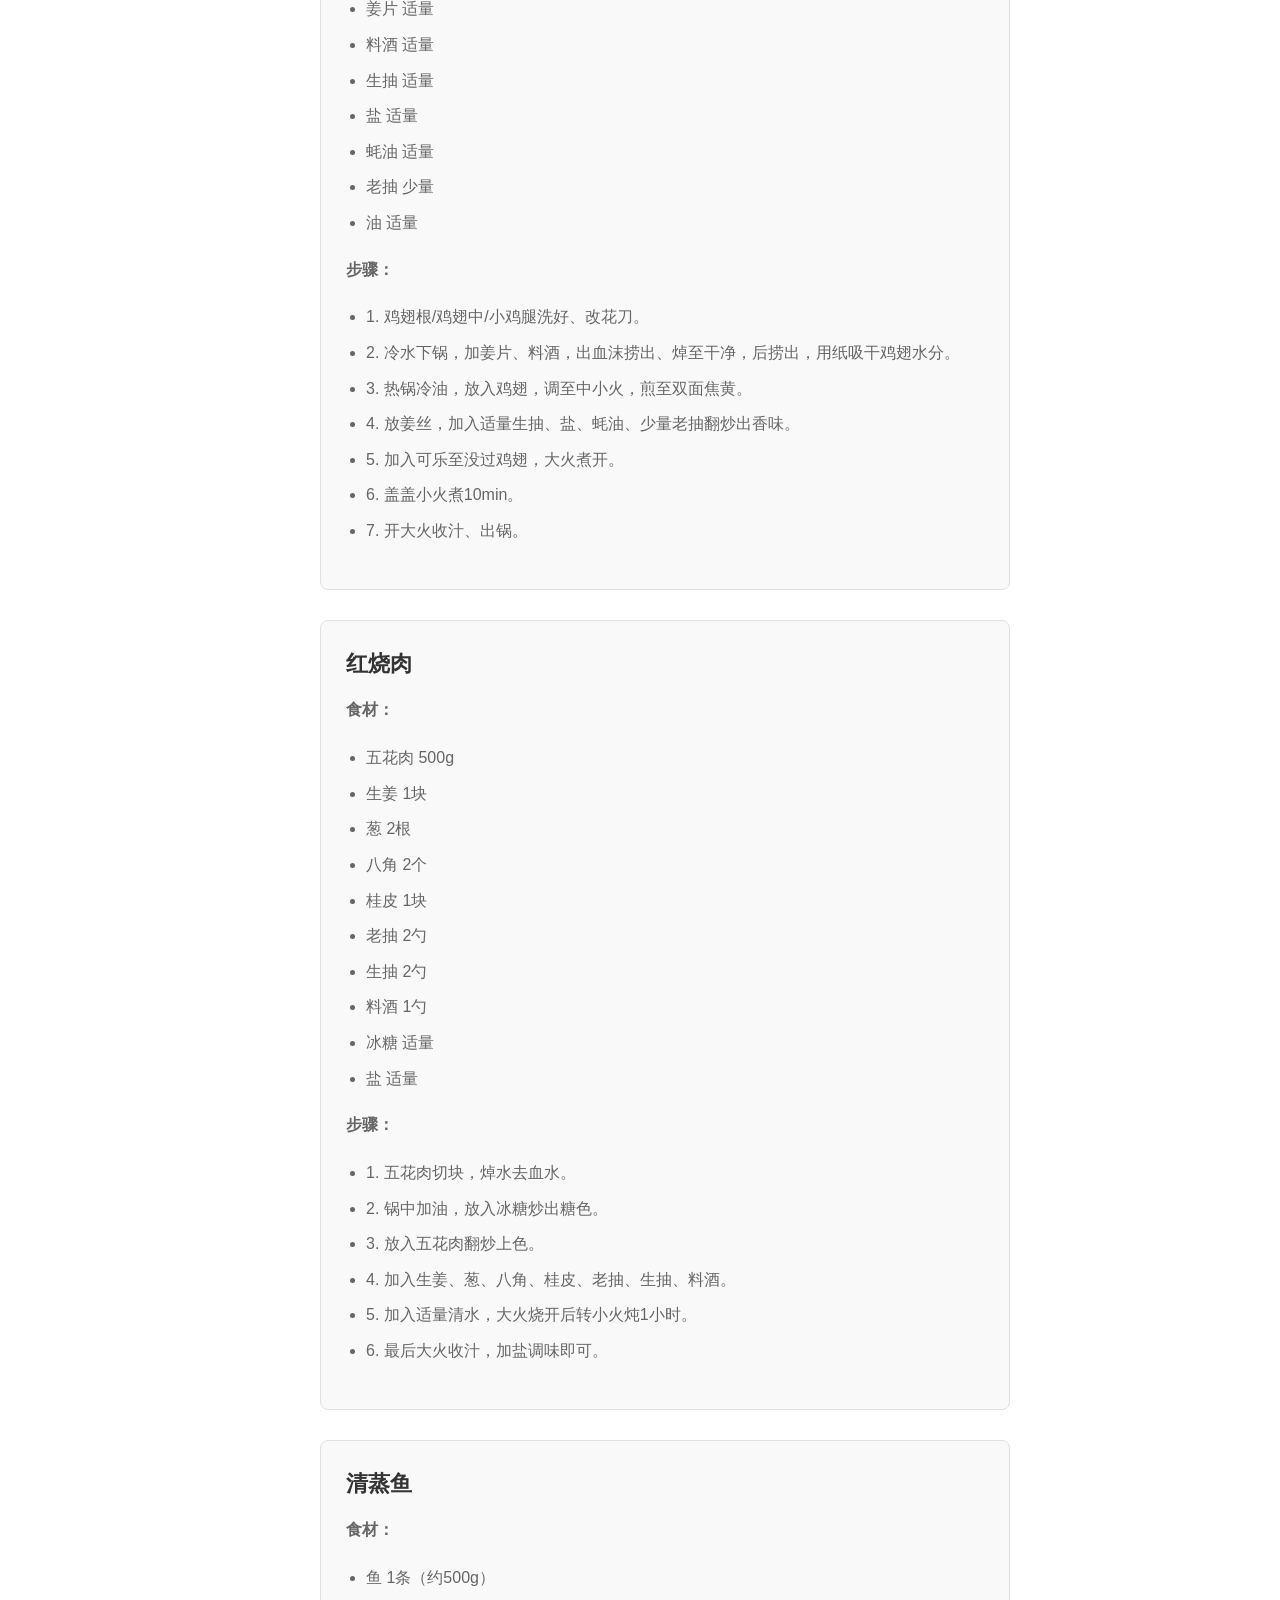
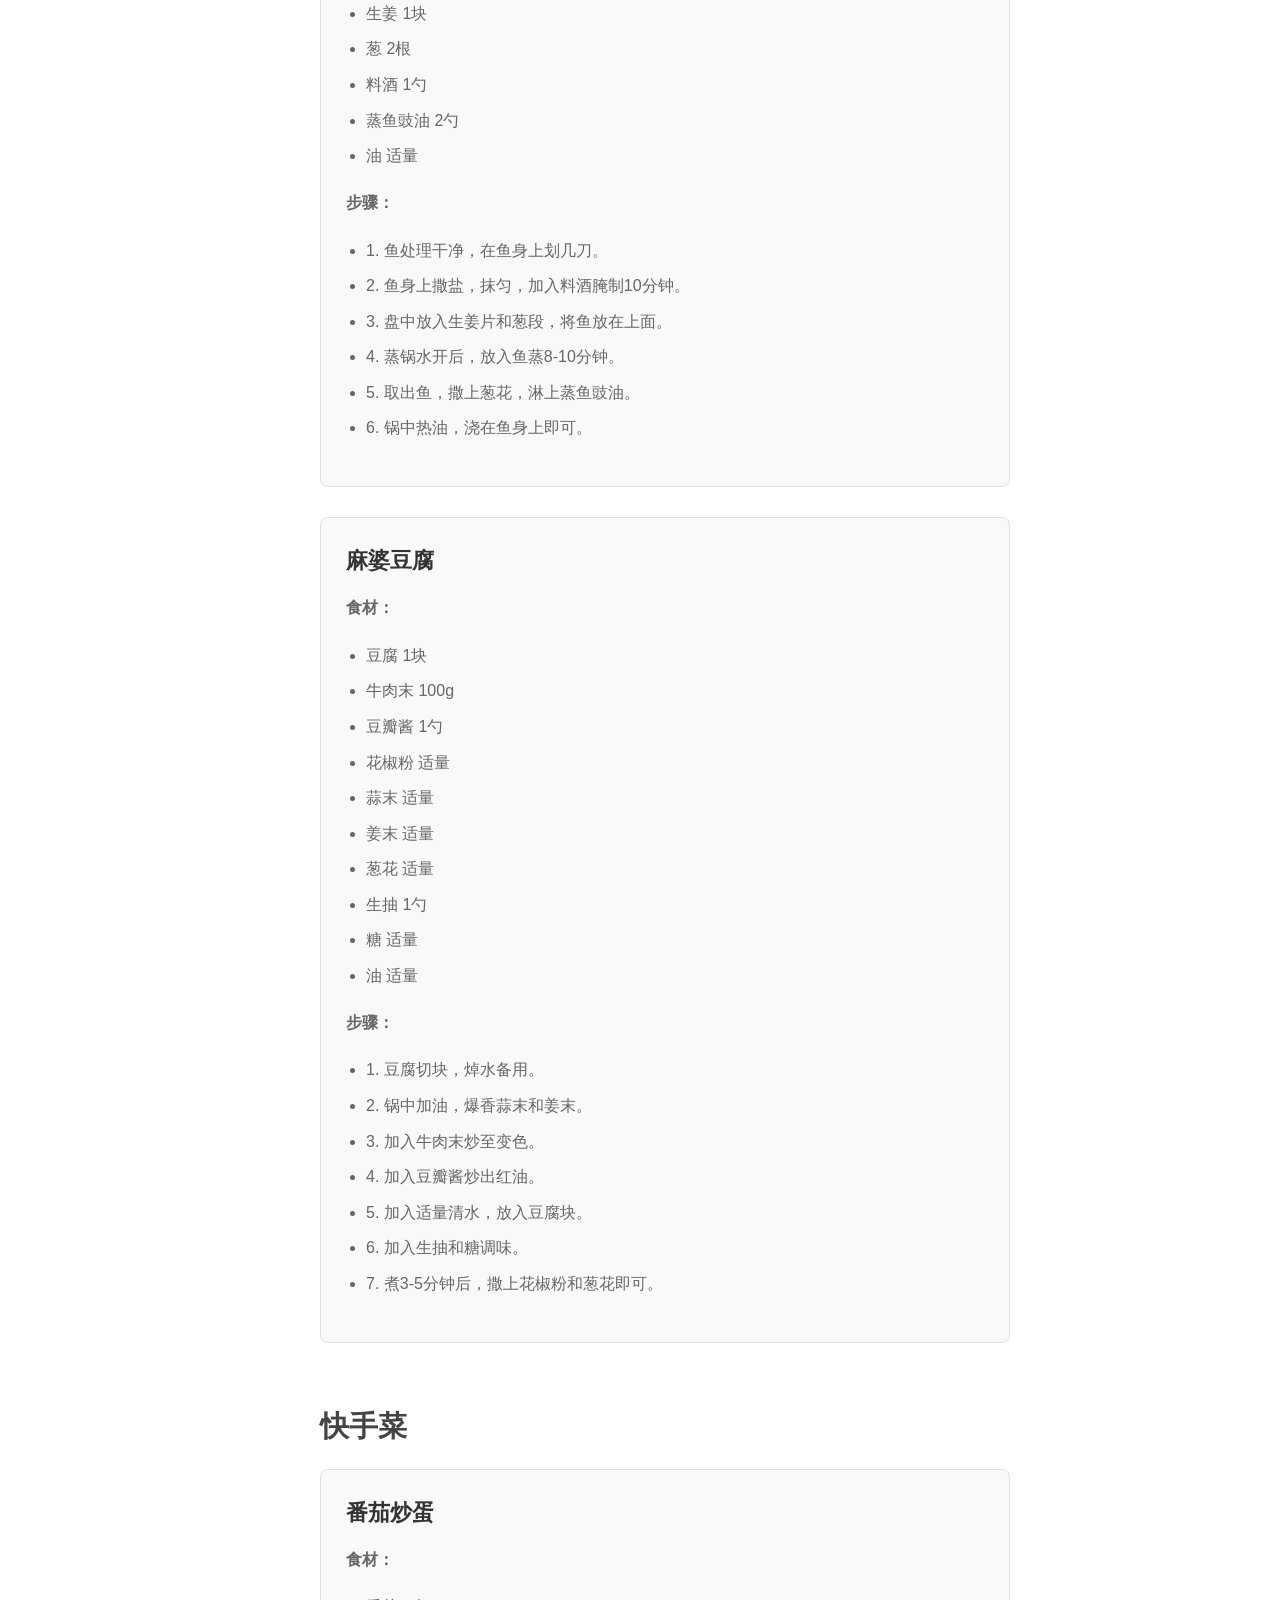
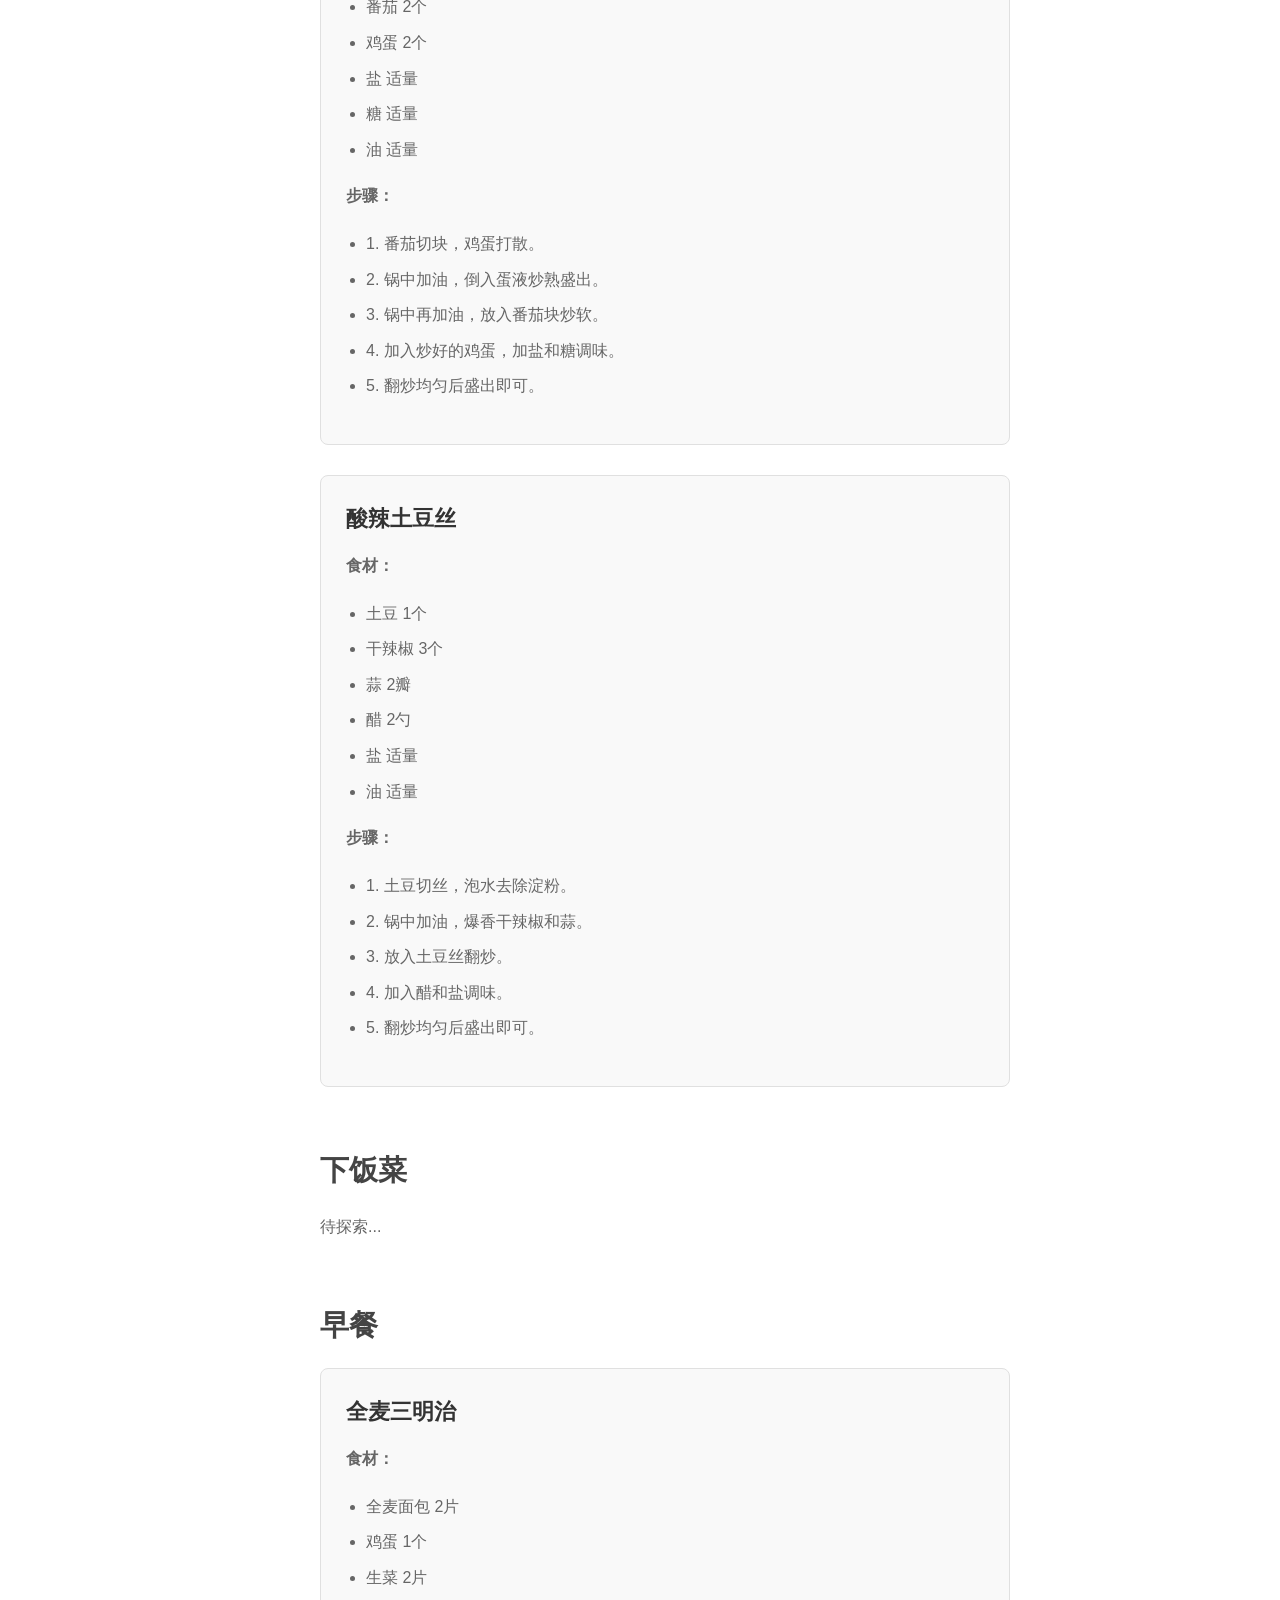
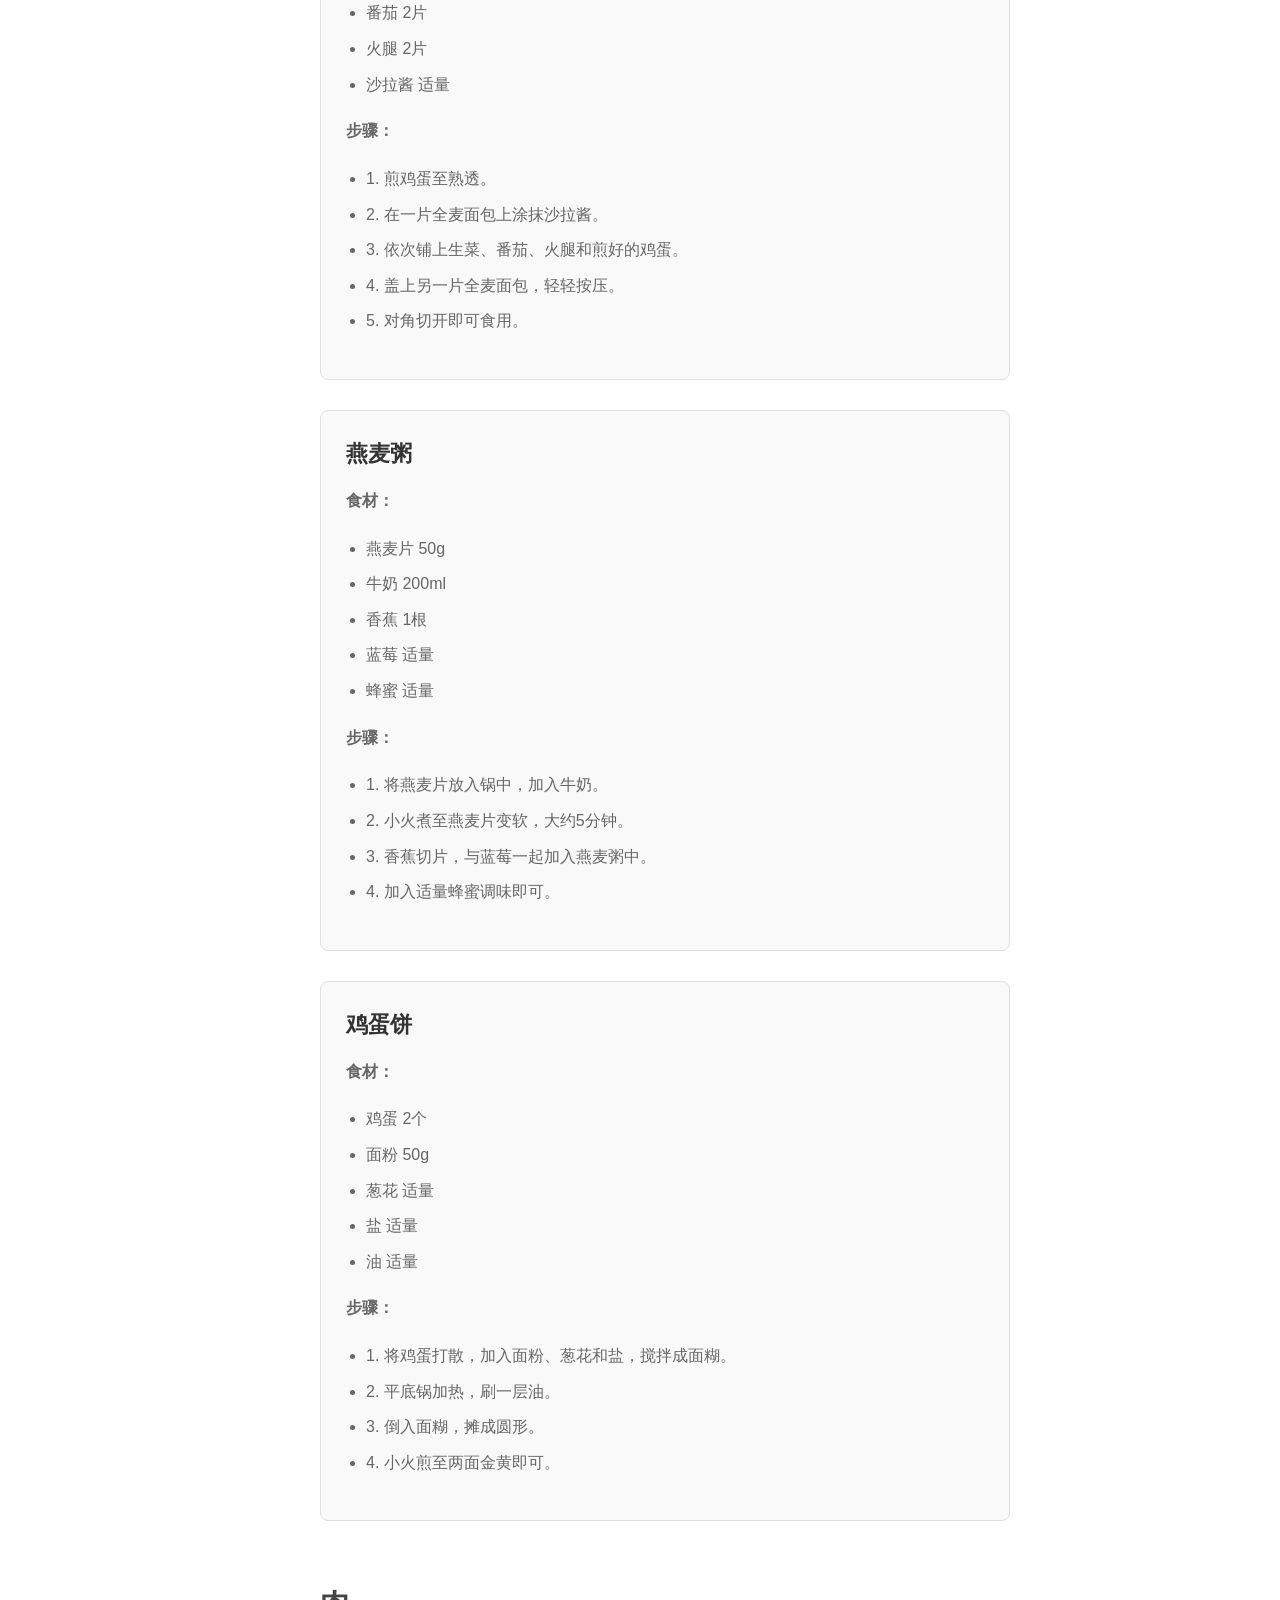
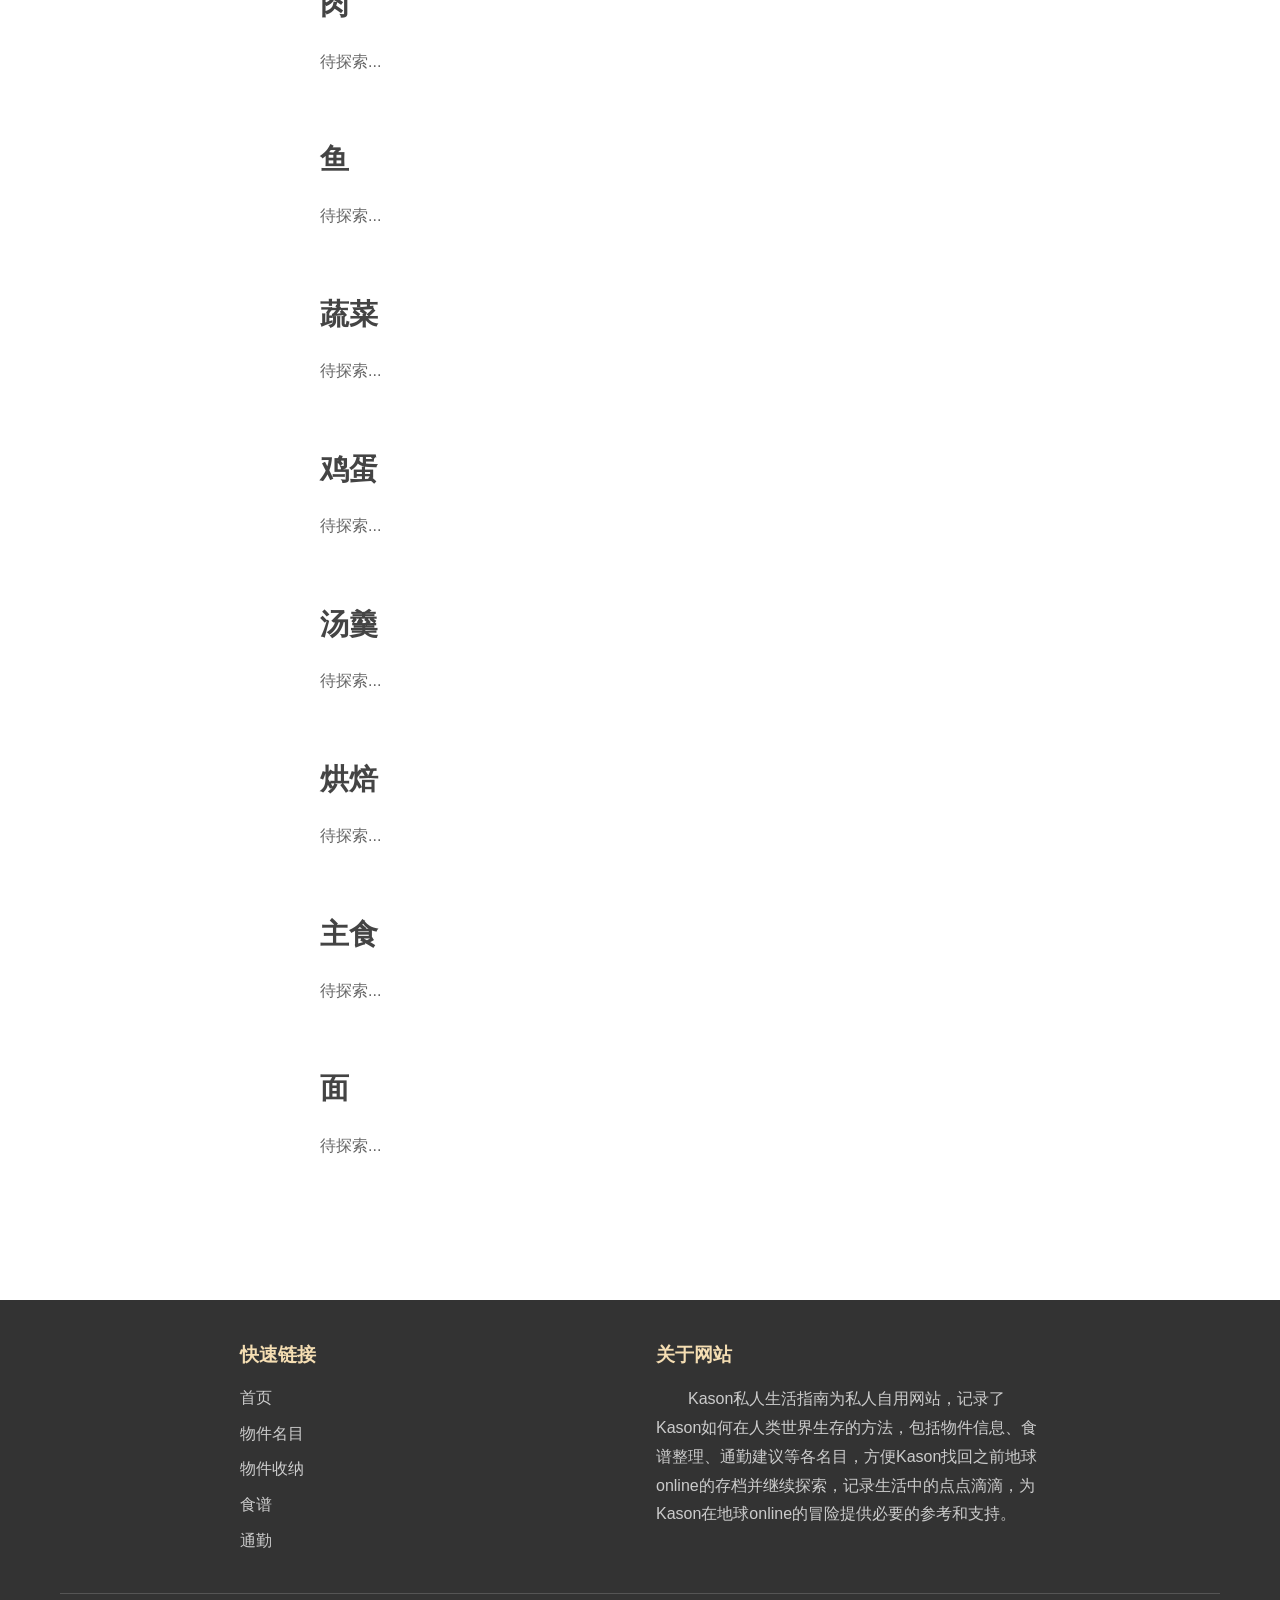
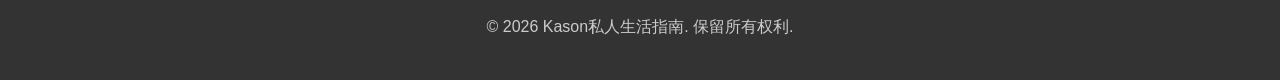
<file: recipes.html>
<!DOCTYPE html>
<html lang="zh-CN">
<head>
    <meta charset="UTF-8">
    <meta name="viewport" content="width=device-width, initial-scale=1.0">
    <title>食谱 - Kason私人生活指南</title>
    <link rel="stylesheet" href="css/style.css">
</head>
<body>
    <!-- 头部导航 -->
    <header>
        <div class="container header-content">
            <a href="index.html" class="logo">Kason生活指南</a>
            <nav>
                <ul>
                    <li><a href="index.html">首页</a></li>
                    <li><a href="items.html">物件名目</a></li>
                    <li><a href="storage.html">物件收纳</a></li>
                    <li><a href="recipes.html">食谱</a></li>
                    <li><a href="commute.html">通勤</a></li>
                </ul>
            </nav>
        </div>
    </header>

    <!-- 内容区域 -->
    <section class="content-section">
        <div class="container content-container">
            <h2>食谱</h2>
            <div class="recipe-intro">
                <p>这里记录Kason做过的菜以及想做的菜。菜谱可在左侧导航栏分类查找。</p>
                <p>做过的菜会将菜名点亮，未做过的菜则还需要探索。</p>
                <p>下面这张图是Kason的料勺，将作为菜谱的计量单位。</p>
            </div>
            
            <!-- 主要内容布局 -->
            <div class="main-layout">
                <!-- 左侧导航栏 -->
                <nav class="recipe-nav">
                    <ul>
                        <li><a href="#home-cooking" class="recipe-nav-item"><span class="nav-icon">🍳</span> 家常菜</a></li>
                        <li><a href="#quick-cooking" class="recipe-nav-item"><span class="nav-icon">⏱️</span> 快手菜</a></li>
                        <li><a href="#side-dishes" class="recipe-nav-item"><span class="nav-icon">🍚</span> 下饭菜</a></li>
                        <li><a href="#breakfast" class="recipe-nav-item active"><span class="nav-icon">🌅</span> 早餐</a></li>
                        <li><a href="#meat" class="recipe-nav-item"><span class="nav-icon">🥩</span> 肉</a></li>
                        <li><a href="#fish" class="recipe-nav-item"><span class="nav-icon">🐟</span> 鱼</a></li>
                        <li><a href="#vegetables" class="recipe-nav-item"><span class="nav-icon">🥬</span> 蔬菜</a></li>
                        <li><a href="#eggs" class="recipe-nav-item"><span class="nav-icon">🥚</span> 鸡蛋</a></li>
                        <li><a href="#soup" class="recipe-nav-item"><span class="nav-icon">🍲</span> 汤羹</a></li>
                        <li><a href="#baking" class="recipe-nav-item"><span class="nav-icon">🧁</span> 烘焙</a></li>
                        <li><a href="#staple" class="recipe-nav-item"><span class="nav-icon">🍜</span> 主食</a></li>
                        <li><a href="#noodles" class="recipe-nav-item"><span class="nav-icon">🍝</span> 面</a></li>
                    </ul>
                </nav>
                
                <!-- 右侧内容 -->
                <div class="right-content">
                    <!-- 料勺图片 -->
                    <div class="spoon-image">
                        <img src="images/食谱/勺子.png" alt="Kason的料勺" class="spoon-img">
                    </div>
                    
                    <!-- 食谱内容 -->
                    <div class="recipe-content">
                        <!-- 家常菜 -->
                        <section id="home-cooking" class="recipe-category">
                            <h3>家常菜</h3>
                            
                            <div class="recipe-card">
                                <h4 class="cooked">胡萝卜炒火腿</h4>
                                <img src="images/食谱/胡萝卜炒火腿.png" alt="胡萝卜炒火腿" class="recipe-img">
                                <p><strong>食材：</strong></p>
                                <ul class="recipe-ingredients">
                                    <li>胡萝卜 2根</li>
                                    <li>火腿肠 1根</li>
                                    <li>蒜子 3瓣</li>
                                    <li>小米椒 2小根</li>
                                    <li>酱油</li>
                                    <li>蚝油</li>
                                    <li>淀粉</li>
                                    <li>白糖</li>
                                </ul>
                                <p><strong>步骤：</strong></p>
                                <ul class="recipe-steps">
                                    <li>1. 胡萝卜切丁焯水焯软捞出。</li>
                                    <li>2. 少油，放蒜炒香，放香肠稍微煎一下，再放胡萝卜炒软，放小米椒翻炒。</li>
                                    <li>3. 调个料汁：放半勺酱油、少许耗油、白糖、淀粉、半碗清水搅匀。</li>
                                    <li>4. 倒入料汁后翻炒收汁就好。</li>
                                </ul>
                            </div>
                            
                            <div class="recipe-card">
                                <h4 class="cooked">番茄虾仁滑蛋</h4>
                                <img src="images/食谱/番茄虾仁滑蛋.png" alt="番茄虾仁滑蛋" class="recipe-img">
                                <p><strong>备菜：</strong></p>
                                <ul class="recipe-ingredients">
                                    <li>番茄</li>
                                    <li>鸡蛋</li>
                                    <li>虾仁</li>
                                    <li>葱</li>
                                    <li>生抽 1勺</li>
                                    <li>蚝油 0.3勺</li>
                                    <li>淀粉 适量</li>
                                    <li>黑胡椒 适量</li>
                                    <li>番茄酱</li>
                                </ul>
                                <p><strong>做法：</strong></p>
                                <ul class="recipe-steps">
                                    <li>1. 番茄一半切至小粒，一半切块。</li>
                                    <li>2. 黑胡椒粉腌制虾仁十分钟。</li>
                                    <li>3. 鸡蛋打散。</li>
                                    <li>4. 碗中加1勺生抽、0.3勺蚝油、适量淀粉、一点黑胡椒、半碗清水。</li>
                                    <li>5. 热锅冷油，放入虾仁。</li>
                                    <li>6. 煎至两面金黄，捞出备用。</li>
                                    <li>7. 热油下蒜末爆香、加番茄、番茄酱，翻炒出沙。</li>
                                    <li>8. 加入蛋液、虾仁，盖锅焖2min。</li>
                                    <li>9. 倒入碗汁，煮开，出锅，撒葱花。</li>
                                </ul>
                            </div>
                            
                            <div class="recipe-card">
                                <h4 class="cooked">可乐鸡翅</h4>
                                <img src="images/食谱/可乐鸡翅.png" alt="可乐鸡翅" class="recipe-img">
                                <p><strong>食材：</strong></p>
                                <ul class="recipe-ingredients">
                                    <li>鸡翅根/鸡翅中/小鸡腿 适量</li>
                                    <li>可乐 1罐</li>
                                    <li>姜片 适量</li>
                                    <li>料酒 适量</li>
                                    <li>生抽 适量</li>
                                    <li>盐 适量</li>
                                    <li>蚝油 适量</li>
                                    <li>老抽 少量</li>
                                    <li>油 适量</li>
                                </ul>
                                <p><strong>步骤：</strong></p>
                                <ul class="recipe-steps">
                                    <li>1. 鸡翅根/鸡翅中/小鸡腿洗好、改花刀。</li>
                                    <li>2. 冷水下锅，加姜片、料酒，出血沫捞出、焯至干净，后捞出，用纸吸干鸡翅水分。</li>
                                    <li>3. 热锅冷油，放入鸡翅，调至中小火，煎至双面焦黄。</li>
                                    <li>4. 放姜丝，加入适量生抽、盐、蚝油、少量老抽翻炒出香味。</li>
                                    <li>5. 加入可乐至没过鸡翅，大火煮开。</li>
                                    <li>6. 盖盖小火煮10min。</li>
                                    <li>7. 开大火收汁、出锅。</li>
                                </ul>
                            </div>
                            
                            <div class="recipe-card">
                                <h4>红烧肉</h4>
                                <p><strong>食材：</strong></p>
                                <ul class="recipe-ingredients">
                                    <li>五花肉 500g</li>
                                    <li>生姜 1块</li>
                                    <li>葱 2根</li>
                                    <li>八角 2个</li>
                                    <li>桂皮 1块</li>
                                    <li>老抽 2勺</li>
                                    <li>生抽 2勺</li>
                                    <li>料酒 1勺</li>
                                    <li>冰糖 适量</li>
                                    <li>盐 适量</li>
                                </ul>
                                <p><strong>步骤：</strong></p>
                                <ul class="recipe-steps">
                                    <li>1. 五花肉切块，焯水去血水。</li>
                                    <li>2. 锅中加油，放入冰糖炒出糖色。</li>
                                    <li>3. 放入五花肉翻炒上色。</li>
                                    <li>4. 加入生姜、葱、八角、桂皮、老抽、生抽、料酒。</li>
                                    <li>5. 加入适量清水，大火烧开后转小火炖1小时。</li>
                                    <li>6. 最后大火收汁，加盐调味即可。</li>
                                </ul>
                            </div>

                            <div class="recipe-card">
                                <h4>清蒸鱼</h4>
                                <p><strong>食材：</strong></p>
                                <ul class="recipe-ingredients">
                                    <li>鱼 1条（约500g）</li>
                                    <li>生姜 1块</li>
                                    <li>葱 2根</li>
                                    <li>料酒 1勺</li>
                                    <li>蒸鱼豉油 2勺</li>
                                    <li>油 适量</li>
                                </ul>
                                <p><strong>步骤：</strong></p>
                                <ul class="recipe-steps">
                                    <li>1. 鱼处理干净，在鱼身上划几刀。</li>
                                    <li>2. 鱼身上撒盐，抹匀，加入料酒腌制10分钟。</li>
                                    <li>3. 盘中放入生姜片和葱段，将鱼放在上面。</li>
                                    <li>4. 蒸锅水开后，放入鱼蒸8-10分钟。</li>
                                    <li>5. 取出鱼，撒上葱花，淋上蒸鱼豉油。</li>
                                    <li>6. 锅中热油，浇在鱼身上即可。</li>
                                </ul>
                            </div>

                            <div class="recipe-card">
                                <h4>麻婆豆腐</h4>
                                <p><strong>食材：</strong></p>
                                <ul class="recipe-ingredients">
                                    <li>豆腐 1块</li>
                                    <li>牛肉末 100g</li>
                                    <li>豆瓣酱 1勺</li>
                                    <li>花椒粉 适量</li>
                                    <li>蒜末 适量</li>
                                    <li>姜末 适量</li>
                                    <li>葱花 适量</li>
                                    <li>生抽 1勺</li>
                                    <li>糖 适量</li>
                                    <li>油 适量</li>
                                </ul>
                                <p><strong>步骤：</strong></p>
                                <ul class="recipe-steps">
                                    <li>1. 豆腐切块，焯水备用。</li>
                                    <li>2. 锅中加油，爆香蒜末和姜末。</li>
                                    <li>3. 加入牛肉末炒至变色。</li>
                                    <li>4. 加入豆瓣酱炒出红油。</li>
                                    <li>5. 加入适量清水，放入豆腐块。</li>
                                    <li>6. 加入生抽和糖调味。</li>
                                    <li>7. 煮3-5分钟后，撒上花椒粉和葱花即可。</li>
                                </ul>
                            </div>
                        </section>
                        
                        <!-- 快手菜 -->
                        <section id="quick-cooking" class="recipe-category">
                            <h3>快手菜</h3>
                            
                            <div class="recipe-card">
                                <h4>番茄炒蛋</h4>
                                <p><strong>食材：</strong></p>
                                <ul class="recipe-ingredients">
                                    <li>番茄 2个</li>
                                    <li>鸡蛋 2个</li>
                                    <li>盐 适量</li>
                                    <li>糖 适量</li>
                                    <li>油 适量</li>
                                </ul>
                                <p><strong>步骤：</strong></p>
                                <ul class="recipe-steps">
                                    <li>1. 番茄切块，鸡蛋打散。</li>
                                    <li>2. 锅中加油，倒入蛋液炒熟盛出。</li>
                                    <li>3. 锅中再加油，放入番茄块炒软。</li>
                                    <li>4. 加入炒好的鸡蛋，加盐和糖调味。</li>
                                    <li>5. 翻炒均匀后盛出即可。</li>
                                </ul>
                            </div>

                            <div class="recipe-card">
                                <h4>酸辣土豆丝</h4>
                                <p><strong>食材：</strong></p>
                                <ul class="recipe-ingredients">
                                    <li>土豆 1个</li>
                                    <li>干辣椒 3个</li>
                                    <li>蒜 2瓣</li>
                                    <li>醋 2勺</li>
                                    <li>盐 适量</li>
                                    <li>油 适量</li>
                                </ul>
                                <p><strong>步骤：</strong></p>
                                <ul class="recipe-steps">
                                    <li>1. 土豆切丝，泡水去除淀粉。</li>
                                    <li>2. 锅中加油，爆香干辣椒和蒜。</li>
                                    <li>3. 放入土豆丝翻炒。</li>
                                    <li>4. 加入醋和盐调味。</li>
                                    <li>5. 翻炒均匀后盛出即可。</li>
                                </ul>
                            </div>
                        </section>
                        
                        <!-- 下饭菜 -->
                        <section id="side-dishes" class="recipe-category">
                            <h3>下饭菜</h3>
                            <p>待探索...</p>
                        </section>
                        
                        <!-- 早餐 -->
                        <section id="breakfast" class="recipe-category">
                            <h3>早餐</h3>
                            
                            <div class="recipe-card">
                                <h4>全麦三明治</h4>
                                <p><strong>食材：</strong></p>
                                <ul class="recipe-ingredients">
                                    <li>全麦面包 2片</li>
                                    <li>鸡蛋 1个</li>
                                    <li>生菜 2片</li>
                                    <li>番茄 2片</li>
                                    <li>火腿 2片</li>
                                    <li>沙拉酱 适量</li>
                                </ul>
                                <p><strong>步骤：</strong></p>
                                <ul class="recipe-steps">
                                    <li>1. 煎鸡蛋至熟透。</li>
                                    <li>2. 在一片全麦面包上涂抹沙拉酱。</li>
                                    <li>3. 依次铺上生菜、番茄、火腿和煎好的鸡蛋。</li>
                                    <li>4. 盖上另一片全麦面包，轻轻按压。</li>
                                    <li>5. 对角切开即可食用。</li>
                                </ul>
                            </div>

                            <div class="recipe-card">
                                <h4>燕麦粥</h4>
                                <p><strong>食材：</strong></p>
                                <ul class="recipe-ingredients">
                                    <li>燕麦片 50g</li>
                                    <li>牛奶 200ml</li>
                                    <li>香蕉 1根</li>
                                    <li>蓝莓 适量</li>
                                    <li>蜂蜜 适量</li>
                                </ul>
                                <p><strong>步骤：</strong></p>
                                <ul class="recipe-steps">
                                    <li>1. 将燕麦片放入锅中，加入牛奶。</li>
                                    <li>2. 小火煮至燕麦片变软，大约5分钟。</li>
                                    <li>3. 香蕉切片，与蓝莓一起加入燕麦粥中。</li>
                                    <li>4. 加入适量蜂蜜调味即可。</li>
                                </ul>
                            </div>

                            <div class="recipe-card">
                                <h4>鸡蛋饼</h4>
                                <p><strong>食材：</strong></p>
                                <ul class="recipe-ingredients">
                                    <li>鸡蛋 2个</li>
                                    <li>面粉 50g</li>
                                    <li>葱花 适量</li>
                                    <li>盐 适量</li>
                                    <li>油 适量</li>
                                </ul>
                                <p><strong>步骤：</strong></p>
                                <ul class="recipe-steps">
                                    <li>1. 将鸡蛋打散，加入面粉、葱花和盐，搅拌成面糊。</li>
                                    <li>2. 平底锅加热，刷一层油。</li>
                                    <li>3. 倒入面糊，摊成圆形。</li>
                                    <li>4. 小火煎至两面金黄即可。</li>
                                </ul>
                            </div>
                        </section>
                        
                        <!-- 其他分类 -->
                        <section id="meat" class="recipe-category">
                            <h3>肉</h3>
                            <p>待探索...</p>
                        </section>
                        
                        <section id="fish" class="recipe-category">
                            <h3>鱼</h3>
                            <p>待探索...</p>
                        </section>
                        
                        <section id="vegetables" class="recipe-category">
                            <h3>蔬菜</h3>
                            <p>待探索...</p>
                        </section>
                        
                        <section id="eggs" class="recipe-category">
                            <h3>鸡蛋</h3>
                            <p>待探索...</p>
                        </section>
                        
                        <section id="soup" class="recipe-category">
                            <h3>汤羹</h3>
                            <p>待探索...</p>
                        </section>
                        
                        <section id="baking" class="recipe-category">
                            <h3>烘焙</h3>
                            <p>待探索...</p>
                        </section>
                        
                        <section id="staple" class="recipe-category">
                            <h3>主食</h3>
                            <p>待探索...</p>
                        </section>
                        
                        <section id="noodles" class="recipe-category">
                            <h3>面</h3>
                            <p>待探索...</p>
                        </section>
                    </div>
                </div>
            </div>
        </div>
    </section>

    <!-- 页脚 -->
    <footer>
        <div class="container">
            <div class="footer-content">
                <div class="footer-section">
                    <h3>快速链接</h3>
                    <ul>
                        <li><a href="index.html">首页</a></li>
                        <li><a href="items.html">物件名目</a></li>
                        <li><a href="storage.html">物件收纳</a></li>
                        <li><a href="recipes.html">食谱</a></li>
                        <li><a href="commute.html">通勤</a></li>
                    </ul>
                </div>
                <div class="footer-section">
                    <h3>关于网站</h3>
                    <p>Kason私人生活指南为私人自用网站，记录了Kason如何在人类世界生存的方法，包括物件信息、食谱整理、通勤建议等各名目，方便Kason找回之前地球online的存档并继续探索，记录生活中的点点滴滴，为Kason在地球online的冒险提供必要的参考和支持。</p>
                </div>
            </div>
            <div class="copyright">
                <p>&copy; 2026 Kason私人生活指南. 保留所有权利.</p>
            </div>
        </div>
    </footer>
</body>
</html>
</file>
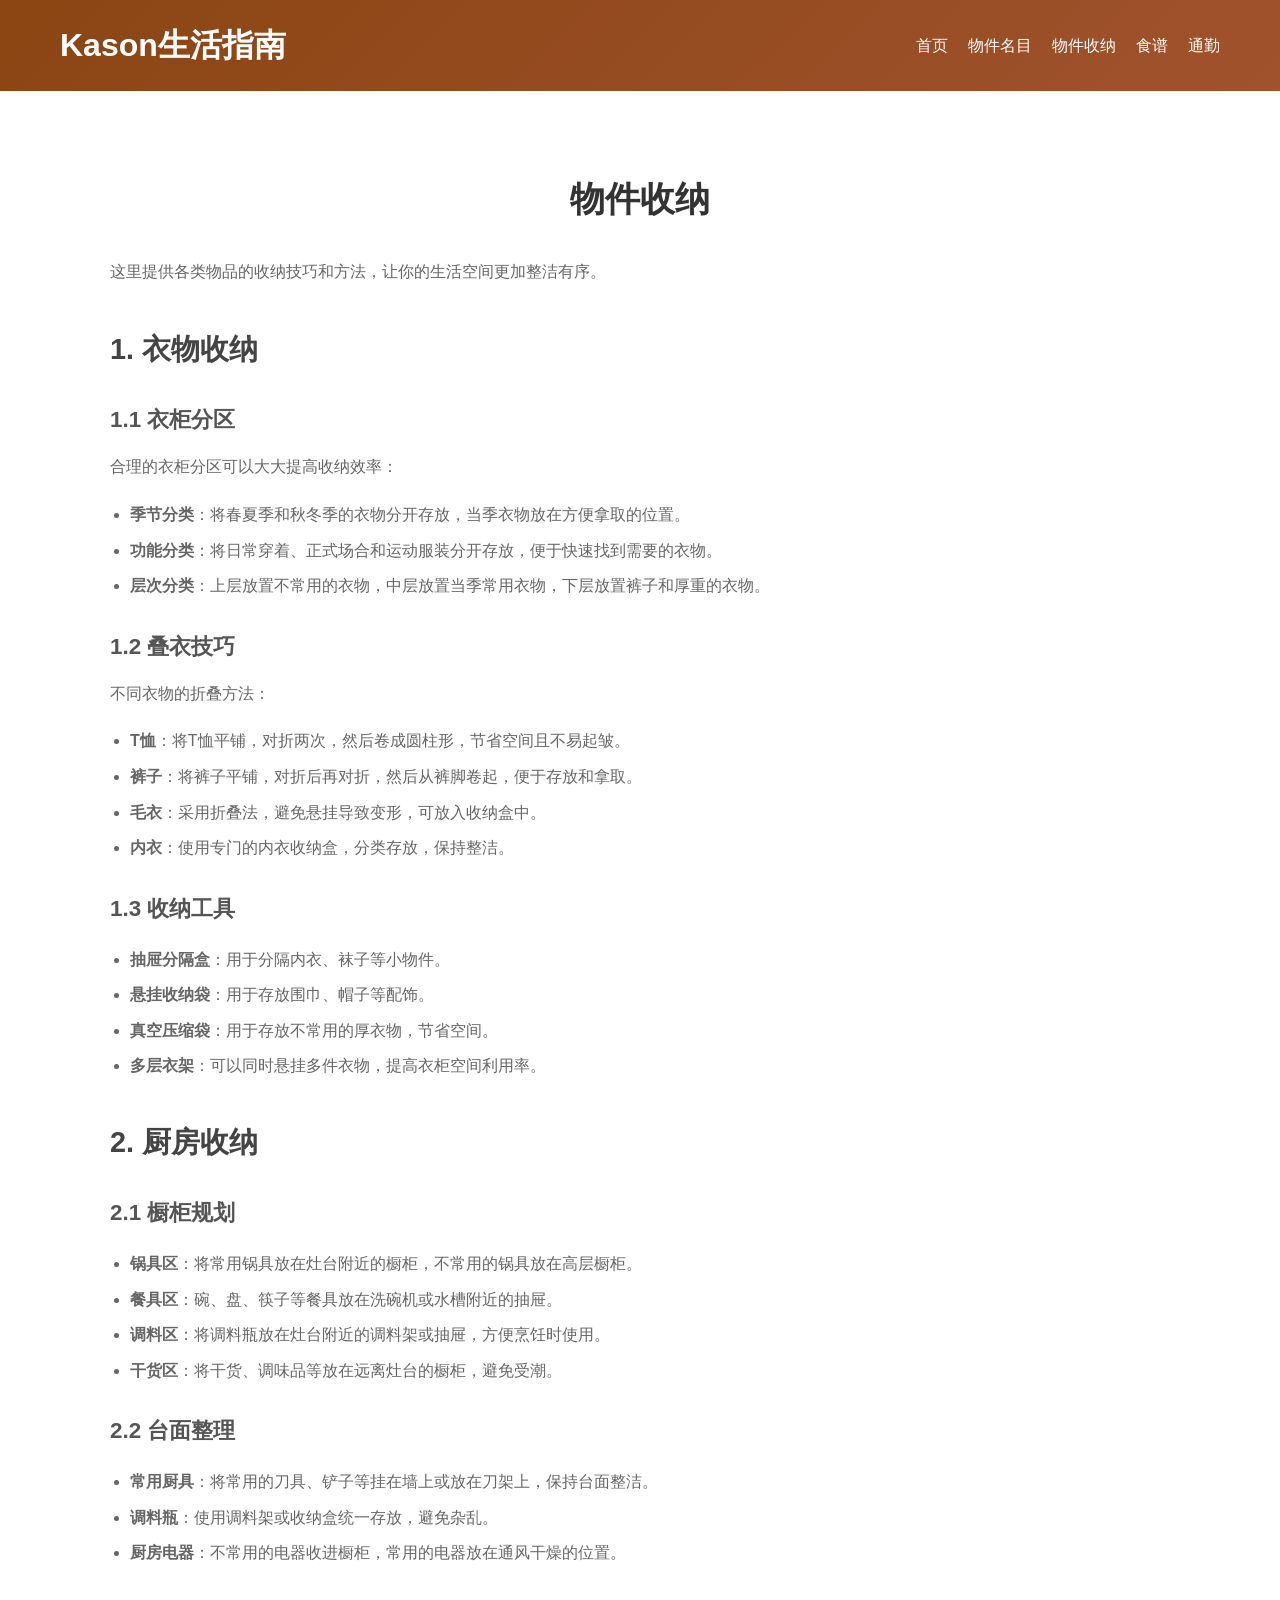
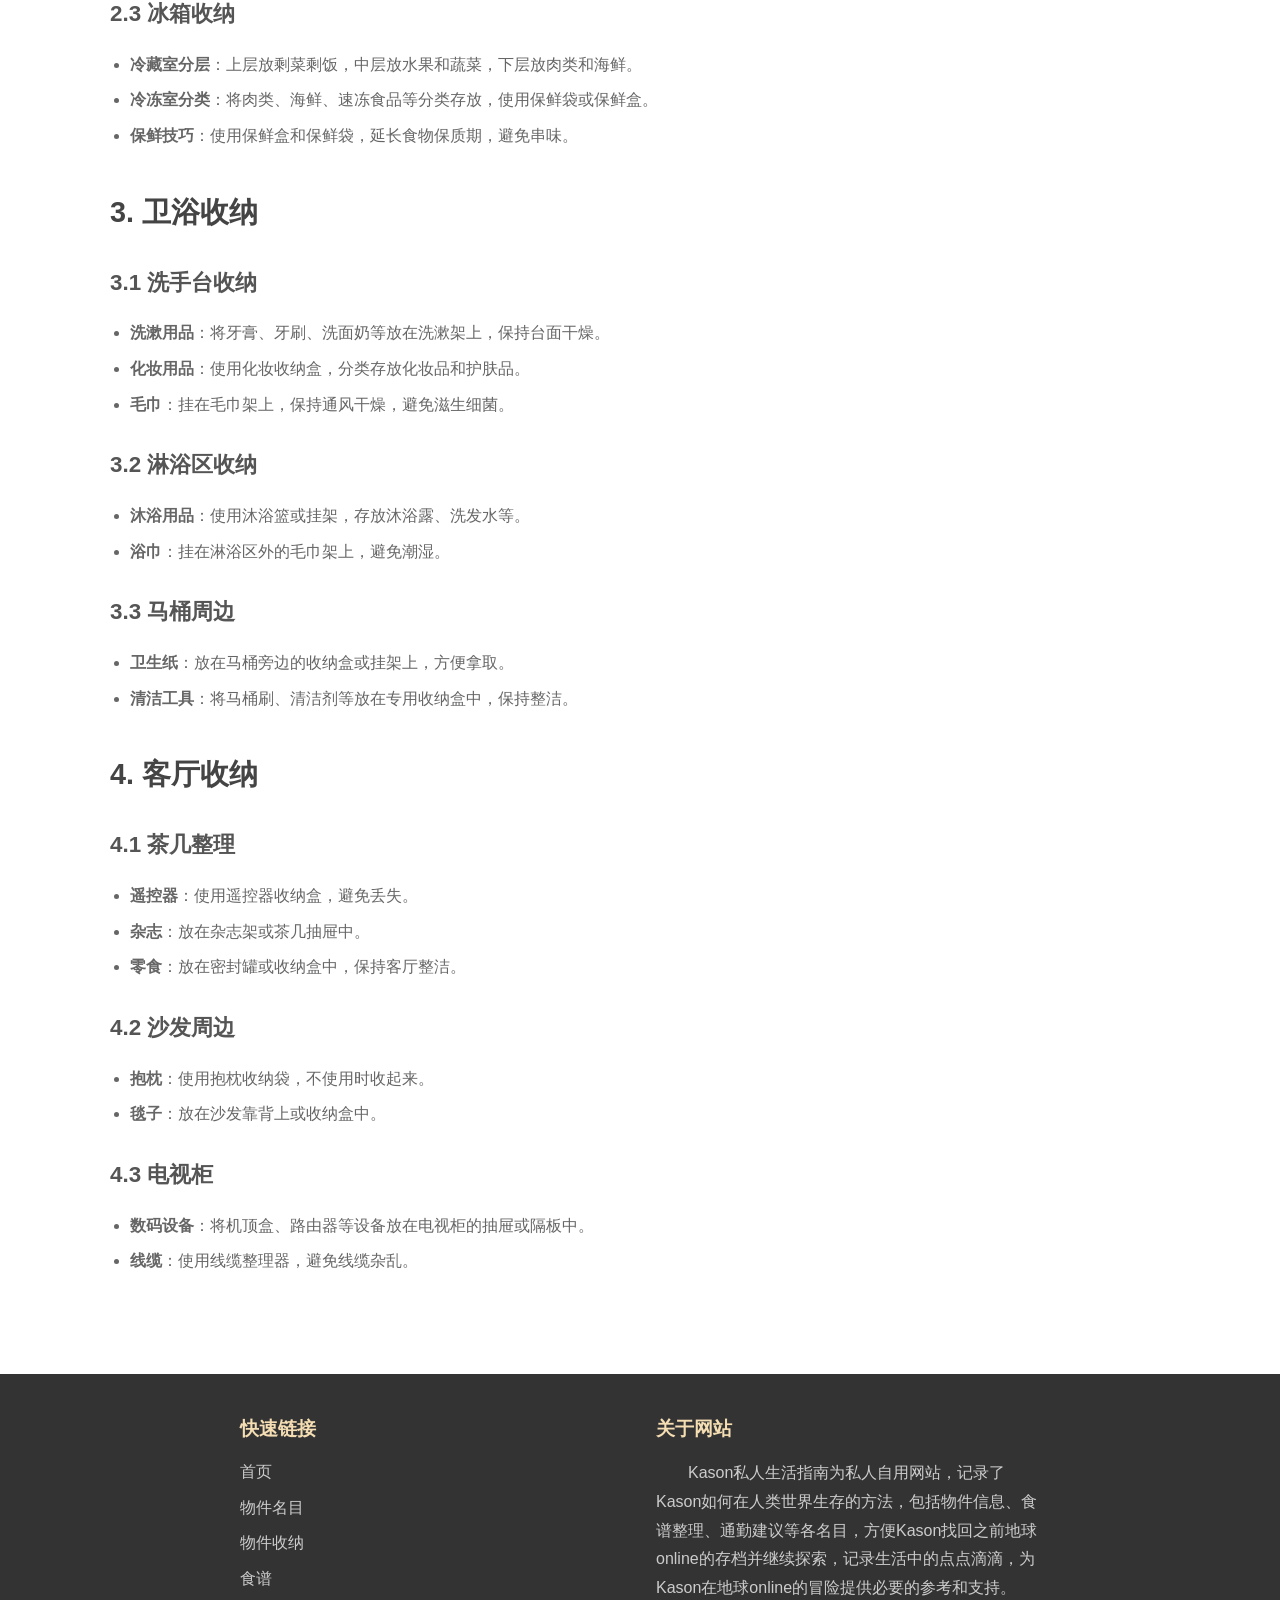
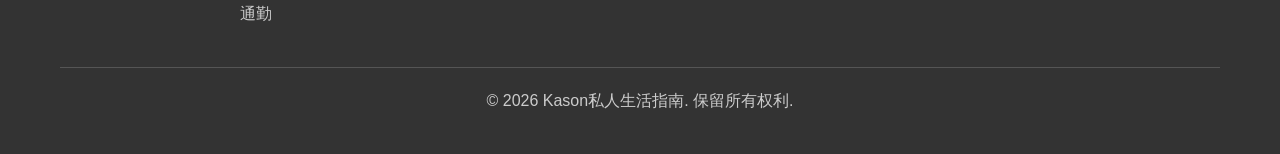
<file: storage.html>
<!DOCTYPE html>
<html lang="zh-CN">
<head>
    <meta charset="UTF-8">
    <meta name="viewport" content="width=device-width, initial-scale=1.0">
    <title>物件收纳 - Kason私人生活指南</title>
    <link rel="stylesheet" href="css/style.css">
</head>
<body>
    <!-- 头部导航 -->
    <header>
        <div class="container header-content">
            <a href="index.html" class="logo">Kason生活指南</a>
            <nav>
                <ul>
                    <li><a href="index.html">首页</a></li>
                    <li><a href="items.html">物件名目</a></li>
                    <li><a href="storage.html">物件收纳</a></li>
                    <li><a href="recipes.html">食谱</a></li>
                    <li><a href="commute.html">通勤</a></li>
                </ul>
            </nav>
        </div>
    </header>

    <!-- 内容区域 -->
    <section class="content-section">
        <div class="container content-container">
            <h2>物件收纳</h2>
            <p>这里提供各类物品的收纳技巧和方法，让你的生活空间更加整洁有序。</p>

            <!-- 衣物收纳 -->
            <h3>1. 衣物收纳</h3>
            <h4>1.1 衣柜分区</h4>
            <p>合理的衣柜分区可以大大提高收纳效率：</p>
            <ul>
                <li><strong>季节分类</strong>：将春夏季和秋冬季的衣物分开存放，当季衣物放在方便拿取的位置。</li>
                <li><strong>功能分类</strong>：将日常穿着、正式场合和运动服装分开存放，便于快速找到需要的衣物。</li>
                <li><strong>层次分类</strong>：上层放置不常用的衣物，中层放置当季常用衣物，下层放置裤子和厚重的衣物。</li>
            </ul>

            <h4>1.2 叠衣技巧</h4>
            <p>不同衣物的折叠方法：</p>
            <ul>
                <li><strong>T恤</strong>：将T恤平铺，对折两次，然后卷成圆柱形，节省空间且不易起皱。</li>
                <li><strong>裤子</strong>：将裤子平铺，对折后再对折，然后从裤脚卷起，便于存放和拿取。</li>
                <li><strong>毛衣</strong>：采用折叠法，避免悬挂导致变形，可放入收纳盒中。</li>
                <li><strong>内衣</strong>：使用专门的内衣收纳盒，分类存放，保持整洁。</li>
            </ul>

            <h4>1.3 收纳工具</h4>
            <ul>
                <li><strong>抽屉分隔盒</strong>：用于分隔内衣、袜子等小物件。</li>
                <li><strong>悬挂收纳袋</strong>：用于存放围巾、帽子等配饰。</li>
                <li><strong>真空压缩袋</strong>：用于存放不常用的厚衣物，节省空间。</li>
                <li><strong>多层衣架</strong>：可以同时悬挂多件衣物，提高衣柜空间利用率。</li>
            </ul>

            <!-- 厨房收纳 -->
            <h3>2. 厨房收纳</h3>
            <h4>2.1 橱柜规划</h4>
            <ul>
                <li><strong>锅具区</strong>：将常用锅具放在灶台附近的橱柜，不常用的锅具放在高层橱柜。</li>
                <li><strong>餐具区</strong>：碗、盘、筷子等餐具放在洗碗机或水槽附近的抽屉。</li>
                <li><strong>调料区</strong>：将调料瓶放在灶台附近的调料架或抽屉，方便烹饪时使用。</li>
                <li><strong>干货区</strong>：将干货、调味品等放在远离灶台的橱柜，避免受潮。</li>
            </ul>

            <h4>2.2 台面整理</h4>
            <ul>
                <li><strong>常用厨具</strong>：将常用的刀具、铲子等挂在墙上或放在刀架上，保持台面整洁。</li>
                <li><strong>调料瓶</strong>：使用调料架或收纳盒统一存放，避免杂乱。</li>
                <li><strong>厨房电器</strong>：不常用的电器收进橱柜，常用的电器放在通风干燥的位置。</li>
            </ul>

            <h4>2.3 冰箱收纳</h4>
            <ul>
                <li><strong>冷藏室分层</strong>：上层放剩菜剩饭，中层放水果和蔬菜，下层放肉类和海鲜。</li>
                <li><strong>冷冻室分类</strong>：将肉类、海鲜、速冻食品等分类存放，使用保鲜袋或保鲜盒。</li>
                <li><strong>保鲜技巧</strong>：使用保鲜盒和保鲜袋，延长食物保质期，避免串味。</li>
            </ul>

            <!-- 卫浴收纳 -->
            <h3>3. 卫浴收纳</h3>
            <h4>3.1 洗手台收纳</h4>
            <ul>
                <li><strong>洗漱用品</strong>：将牙膏、牙刷、洗面奶等放在洗漱架上，保持台面干燥。</li>
                <li><strong>化妆用品</strong>：使用化妆收纳盒，分类存放化妆品和护肤品。</li>
                <li><strong>毛巾</strong>：挂在毛巾架上，保持通风干燥，避免滋生细菌。</li>
            </ul>

            <h4>3.2 淋浴区收纳</h4>
            <ul>
                <li><strong>沐浴用品</strong>：使用沐浴篮或挂架，存放沐浴露、洗发水等。</li>
                <li><strong>浴巾</strong>：挂在淋浴区外的毛巾架上，避免潮湿。</li>
            </ul>

            <h4>3.3 马桶周边</h4>
            <ul>
                <li><strong>卫生纸</strong>：放在马桶旁边的收纳盒或挂架上，方便拿取。</li>
                <li><strong>清洁工具</strong>：将马桶刷、清洁剂等放在专用收纳盒中，保持整洁。</li>
            </ul>

            <!-- 客厅收纳 -->
            <h3>4. 客厅收纳</h3>
            <h4>4.1 茶几整理</h4>
            <ul>
                <li><strong>遥控器</strong>：使用遥控器收纳盒，避免丢失。</li>
                <li><strong>杂志</strong>：放在杂志架或茶几抽屉中。</li>
                <li><strong>零食</strong>：放在密封罐或收纳盒中，保持客厅整洁。</li>
            </ul>

            <h4>4.2 沙发周边</h4>
            <ul>
                <li><strong>抱枕</strong>：使用抱枕收纳袋，不使用时收起来。</li>
                <li><strong>毯子</strong>：放在沙发靠背上或收纳盒中。</li>
            </ul>

            <h4>4.3 电视柜</h4>
            <ul>
                <li><strong>数码设备</strong>：将机顶盒、路由器等设备放在电视柜的抽屉或隔板中。</li>
                <li><strong>线缆</strong>：使用线缆整理器，避免线缆杂乱。</li>
            </ul>
        </div>
    </section>

    <!-- 页脚 -->
    <footer>
        <div class="container">
            <div class="footer-content">
                <div class="footer-section">
                    <h3>快速链接</h3>
                    <ul>
                        <li><a href="index.html">首页</a></li>
                        <li><a href="items.html">物件名目</a></li>
                        <li><a href="storage.html">物件收纳</a></li>
                        <li><a href="recipes.html">食谱</a></li>
                        <li><a href="commute.html">通勤</a></li>
                    </ul>
                </div>
                <div class="footer-section">
                    <h3>关于网站</h3>
                    <p>Kason私人生活指南为私人自用网站，记录了Kason如何在人类世界生存的方法，包括物件信息、食谱整理、通勤建议等各名目，方便Kason找回之前地球online的存档并继续探索，记录生活中的点点滴滴，为Kason在地球online的冒险提供必要的参考和支持。</p>
                </div>
            </div>
            <div class="copyright">
                <p>&copy; 2026 Kason私人生活指南. 保留所有权利.</p>
            </div>
        </div>
    </footer>
</body>
</html>
</file>
<file: css/style.css>
/* 全局样式 */
* {
    margin: 0;
    padding: 0;
    box-sizing: border-box;
}

body {
    font-family: 'Segoe UI', Tahoma, Geneva, Verdana, sans-serif;
    line-height: 1.6;
    color: #333;
    background-color: #f5f5f5;
}

/* 搜索框样式 */
.search-container {
    max-width: 700px;
    margin: 40px auto 0;
    padding: 0 20px;
    position: relative;
    z-index: 9999;
}

#search-form {
    display: flex;
    align-items: center;
    background: rgba(255, 255, 255, 0.9);
    border-radius: 30px;
    box-shadow: 0 4px 15px rgba(0,0,0,0.15);
    overflow: hidden;
    backdrop-filter: blur(10px);
    transition: all 0.3s ease;
}

#search-form:hover {
    box-shadow: 0 6px 20px rgba(0,0,0,0.2);
}

#search-input {
    flex: 1;
    padding: 18px 25px;
    border: none;
    outline: none;
    font-size: 16px;
    background: transparent;
    color: #333;
}

#search-input::placeholder {
    color: #999;
}

#search-form button {
    padding: 18px 30px;
    background: rgba(193, 154, 107, 0.95);
    color: white;
    border: none;
    cursor: pointer;
    font-size: 16px;
    font-weight: 500;
    transition: background 0.3s ease;
}

#search-form button:hover {
    background: rgba(139, 69, 19, 0.95);
}

.search-suggestions {
    position: fixed;
    top: 600px;
    left: 50%;
    transform: translateX(-50%);
    width: 660px;
    background: rgba(255, 255, 255, 0.95);
    border: 1px solid rgba(255, 255, 255, 0.3);
    border-radius: 0 0 12px 12px;
    box-shadow: 0 4px 15px rgba(0,0,0,0.15);
    max-height: 300px;
    overflow-y: auto;
    z-index: 99999;
    display: none;
    backdrop-filter: blur(10px);
}

/* 确保搜索建议在搜索框下方 */
.search-container {
    position: relative;
    z-index: 99999;
}

.search-suggestions::-webkit-scrollbar {
    width: 8px;
}

.search-suggestions::-webkit-scrollbar-track {
    background: rgba(0,0,0,0.05);
    border-radius: 0 0 12px 0;
}

.search-suggestions::-webkit-scrollbar-thumb {
    background: rgba(193, 154, 107, 0.5);
    border-radius: 4px;
}

.search-suggestions::-webkit-scrollbar-thumb:hover {
    background: rgba(193, 154, 107, 0.8);
}

.search-suggestions.show {
    display: block;
}

.search-suggestion-item {
    padding: 12px 20px;
    cursor: pointer;
    transition: background 0.2s ease;
    color: #333;
}

.search-suggestion-item:hover {
    background: rgba(193, 154, 107, 0.1);
}

/* 模态框样式 */
.modal {
    display: none;
    position: fixed;
    z-index: 99999;
    left: 0;
    top: 0;
    width: 100%;
    height: 100%;
    background-color: rgba(0,0,0,0.5);
}

.modal.show {
    display: block;
}

.modal-content {
    background-color: #fefefe;
    position: fixed;
    top: 50%;
    left: 50%;
    transform: translate(-50%, -50%);
    padding: 20px;
    border: 1px solid #888;
    width: 80%;
    max-width: 600px;
    max-height: 70vh;
    overflow-y: auto;
    border-radius: 8px;
    animation: modalFadeIn 0.3s ease;
}

@keyframes modalFadeIn {
    from {opacity: 0; transform: translate(-50%, -60%);}
    to {opacity: 1; transform: translate(-50%, -50%);}
}

.close {
    color: #aaa;
    float: right;
    font-size: 28px;
    font-weight: bold;
    cursor: pointer;
}

.close:hover,
.close:focus {
    color: black;
    text-decoration: none;
    cursor: pointer;
}

#search-results-list {
    margin-top: 20px;
}

.search-result-item {
    padding: 15px;
    border-bottom: 1px solid #eee;
    transition: background 0.2s ease;
}

.search-result-item:hover {
    background: #f5f5f5;
}

.search-result-item h4 {
    margin-bottom: 5px;
    color: #333;
}

.search-result-item p {
    margin-bottom: 10px;
    color: #666;
    font-size: 14px;
}

.search-result-item .category {
    display: inline-block;
    padding: 3px 8px;
    background: #c19a6b;
    color: white;
    border-radius: 12px;
    font-size: 12px;
    margin-bottom: 10px;
}

.search-result-item a {
    color: #c19a6b;
    text-decoration: none;
    font-weight: bold;
}

.search-result-item a:hover {
    text-decoration: underline;
}

.no-results {
    padding: 40px;
    text-align: center;
    color: #666;
}

.container {
    max-width: 1200px;
    margin: 0 auto;
    padding: 0 20px;
}

/* 头部样式 */
header {
    background: linear-gradient(135deg, #8b4513 0%, #a0522d 100%);
    color: white;
    padding: 20px 0;
    box-shadow: 0 2px 10px rgba(0,0,0,0.1);
}

.header-content {
    display: flex;
    justify-content: space-between;
    align-items: center;
}

.logo {
    font-size: 2rem;
    font-weight: bold;
    text-decoration: none;
    color: white;
}

nav ul {
    display: flex;
    list-style: none;
}

nav ul li {
    margin-left: 20px;
}

nav ul li a {
    color: white;
    text-decoration: none;
    font-weight: 500;
    transition: color 0.3s ease;
}

nav ul li a:hover {
    color: #f0f0f0;
}

/* 英雄区域 */
.hero {
    position: relative;
    color: white;
    padding: 120px 0;
    text-align: center;
    overflow: hidden;
    background: linear-gradient(135deg, #8b4513 0%, #a0522d 100%);
}

.hero-bg {
    position: absolute;
    top: 0;
    left: 0;
    width: 100%;
    height: 100%;
    background: url('../images/首页背景.png') center/cover no-repeat;
    opacity: 0.3;
    z-index: 0;
}

.hero .container {
    position: relative;
    z-index: 10;
}

.hero h1 {
    font-size: 3rem;
    margin-bottom: 20px;
    text-shadow: 0 2px 4px rgba(0,0,0,0.3);
}

.hero p {
    font-size: 1.2rem;
    margin-bottom: 30px;
    max-width: 800px;
    margin-left: auto;
    margin-right: auto;
    text-shadow: 0 1px 2px rgba(0,0,0,0.3);
}

.explore-guide {
    display: inline-block;
    margin: 0px 0 0px;
    background: rgba(193, 154, 107, 0.9);
    border-radius: 30px;
    padding: 12px 24px;
    text-decoration: none;
    transition: all 0.3s ease;
    box-shadow: 0 2px 8px rgba(0,0,0,0.1);
}

.explore-guide:hover {
    background: rgba(139, 69, 19, 0.9);
    transform: translateY(-3px);
    box-shadow: 0 4px 12px rgba(0,0,0,0.15);
}

.explore-content h2 {
    font-size: 1.6rem;
    margin: 0;
    color: white;
    text-shadow: 0 1px 2px rgba(0,0,0,0.3);
}

.explore-content p {
    display: none;
}

.explore-arrow {
    display: none;
}

@keyframes bounce {
    0%, 20%, 50%, 80%, 100% {
        transform: translateY(0);
    }
    40% {
        transform: translateY(-10px);
    }
    60% {
        transform: translateY(-5px);
    }
}

.btn {
    display: inline-block;
    background-color: #f5deb3;
    color: #8b4513;
    padding: 12px 30px;
    border-radius: 50px;
    text-decoration: none;
    font-weight: 600;
    transition: all 0.3s ease;
    border: none;
    cursor: pointer;
}

.btn:hover {
    background-color: #e6c39c;
    transform: translateY(-2px);
    box-shadow: 0 5px 15px rgba(0,0,0,0.2);
}

/* 分类卡片 */
.categories {
    padding: 80px 0;
}

.section-title {
    text-align: center;
    font-size: 2.5rem;
    margin-bottom: 50px;
    color: #333;
}

.categories-grid {
    display: grid;
    grid-template-columns: repeat(2, 1fr);
    gap: 40px;
    max-width: 800px;
    margin: 0 auto;
}

.category-card {
    background: white;
    border-radius: 12px;
    overflow: hidden;
    box-shadow: 0 8px 20px rgba(0,0,0,0.08);
    transition: transform 0.3s ease, box-shadow 0.3s ease;
    display: flex;
    flex-direction: column;
    height: 100%;
}

.category-card:hover {
    transform: translateY(-10px);
    box-shadow: 0 20px 40px rgba(0,0,0,0.12);
}

.category-image {
    position: relative;
    height: 220px;
    overflow: hidden;
    background-size: cover;
    background-position: center;
    background-repeat: no-repeat;
    transition: transform 0.5s ease;
}

.category-card:hover .category-image {
    transform: scale(1.05);
}

.category-content {
    padding: 25px;
    flex-grow: 1;
    display: flex;
    flex-direction: column;
}

.category-content h3 {
    font-size: 1.6rem;
    margin-bottom: 15px;
    color: #333;
}

.category-content p {
    margin-bottom: 20px;
    color: #666;
    flex-grow: 1;
}

.category-content .btn {
    align-self: flex-start;
    margin-top: auto;
}

/* 内容页面 */
.content-section {
    padding: 80px 0;
    background: white;
}

.content-container {
    max-width: 1100px;
    margin: 0 auto;
}

.content-section h2 {
    font-size: 2.2rem;
    margin-bottom: 30px;
    color: #333;
    text-align: center;
}

.content-section h3 {
    font-size: 1.8rem;
    margin: 40px 0 20px;
    color: #444;
}

.content-section h4 {
    font-size: 1.4rem;
    margin: 30px 0 15px;
    color: #555;
}

.content-section p {
    margin-bottom: 20px;
    line-height: 1.8;
    color: #666;
}

.content-section ul {
    margin: 20px 0;
    padding-left: 20px;
}

.content-section li {
    margin-bottom: 10px;
    line-height: 1.6;
    color: #666;
}

/* 物品列表 */
.item-list {
    display: grid;
    grid-template-columns: repeat(auto-fit, minmax(250px, 1fr));
    gap: 20px;
    margin: 30px 0;
}

.item-card {
    background: #f9f9f9;
    padding: 20px;
    border-radius: 8px;
    border: 1px solid #e0e0e0;
}

.item-card h4 {
    margin-top: 0;
    color: #333;
}

.item-img {
    max-width: 100%;
    height: 250px;
    object-fit: cover;
    border-radius: 8px;
    margin-top: 10px;
    box-shadow: 0 2px 8px rgba(0,0,0,0.1);
}

/* 类别网格 */
.category-grid {
    display: grid;
    grid-template-columns: repeat(auto-fit, minmax(300px, 1fr));
    gap: 30px;
    margin: 40px 0;
}

.category-block {
    display: block;
    border-radius: 12px;
    overflow: hidden;
    box-shadow: 0 8px 24px rgba(0,0,0,0.12);
    transition: transform 0.3s ease, box-shadow 0.3s ease;
    background: white;
    text-decoration: none;
    color: inherit;
}

.category-block:hover {
    transform: translateY(-10px);
    box-shadow: 0 12px 32px rgba(0,0,0,0.16);
}

.category-bg {
    width: 100%;
    height: 200px;
    background-size: cover;
    background-position: center;
    background-repeat: no-repeat;
}

.category-block h3 {
    margin: 20px 20px 10px;
    font-size: 1.4rem;
    color: #333;
}

.category-block p {
    margin: 0 20px 20px;
    color: #666;
    font-size: 1rem;
    line-height: 1.5;
}

.detail-btn {
    display: inline-block;
    margin: 0 20px 20px;
    padding: 10px 20px;
    background: #d2b48c;
    color: white;
    border: none;
    border-radius: 25px;
    cursor: pointer;
    font-size: 0.9rem;
    transition: background 0.3s ease;
}

.detail-btn:hover {
    background: #c19a6b;
}

/* 物品网格 */
.item-grid {
    display: grid;
    grid-template-columns: repeat(auto-fit, minmax(250px, 1fr));
    gap: 25px;
    margin: 40px 0;
}

.item-card {
    background: #f9f9f9;
    padding: 20px;
    border-radius: 8px;
    border: 1px solid #e0e0e0;
    transition: transform 0.3s ease, box-shadow 0.3s ease;
    height: 100%;
    display: flex;
    flex-direction: column;
    justify-content: space-between;
    min-height: 400px;
}

.item-card:hover {
    transform: translateY(-5px);
    box-shadow: 0 10px 20px rgba(0,0,0,0.1);
}

.item-card h4 {
    margin-top: 15px;
    color: #333;
}

.item-card p {
    margin-top: 10px;
    color: #666;
    line-height: 1.5;
}

/* 食谱介绍 */
.recipe-intro {
    text-align: center;
    margin: 20px 0;
}

.recipe-intro p {
    margin-bottom: 10px;
}

/* 料勺图片 */
.spoon-image {
    text-align: left;
    margin: 40px 0;
    padding-left: 20px;
}

.spoon-img {
    max-width: 300px;
    height: auto;
    border-radius: 8px;
    box-shadow: 0 4px 12px rgba(0,0,0,0.1);
    margin-bottom: 15px;
}

/* 主要布局 */
.main-layout {
    display: flex;
    gap: 30px;
    margin-top: 0;
    justify-content: flex-start;
    max-width: 900px;
    margin-left: 0px;
}

/* 左侧导航栏 */
.recipe-nav {
    flex: 0 0 180px;
    background: #f9f9f9;
    padding: 20px;
    border-radius: 8px;
    position: sticky;
    top: 20px;
    align-self: flex-start;
    height: fit-content;
    box-shadow: 0 2px 10px rgba(0,0,0,0.05);
    z-index: 100;
    margin-top: -80px;
}

.item-nav {
    flex: 0 0 180px;
    background: #f9f9f9;
    padding: 20px;
    border-radius: 8px;
    position: sticky;
    top: 20px;
    align-self: flex-start;
    height: fit-content;
    box-shadow: 0 2px 10px rgba(0,0,0,0.05);
    z-index: 100;
    margin-top: 60px;
}

/* 物品内容 */
.item-content {
    flex: 1;
    min-width: 0;
    margin-top: 0;
    max-width: 900px;
    margin-left: auto;
    margin-right: auto;
    text-align: center;
}

/* 勺子图片 */
.spoon-image {
    display: flex;
    justify-content: flex-start;
    align-items: center;
    margin: 40px 0;
    padding-left: 180px;
}

/* 右侧内容 */
.right-content {
    flex: 1;
    min-width: 0;
}

/* 食谱内容 */
.recipe-content {
    margin-top: 40px;
}

.recipe-nav ul {
    list-style: none;
    padding: 0;
    margin: 0;
    display: flex;
    flex-direction: column;
}

.recipe-nav-item {
    display: flex;
    align-items: center;
    padding: 10px 15px;
    color: #333;
    text-decoration: none;
    border-radius: 4px;
    transition: all 0.3s ease;
    margin-bottom: 5px;
}

.recipe-nav-item:hover {
    background: #e0e0e0;
    color: #8b4513;
}

/* 物品导航列表 */
.item-nav ul {
    list-style: none;
    padding: 0;
    margin: 0;
    display: flex;
    flex-direction: column;
}

.item-nav-item {
    display: flex;
    align-items: center;
    padding: 10px 15px;
    color: #333;
    text-decoration: none;
    border-radius: 4px;
    transition: all 0.3s ease;
    margin-bottom: 5px;
}

.item-nav-item:hover {
    background: #e0e0e0;
    color: #8b4513;
}

.item-nav-item.active {
    background: #c19a6b;
    color: white;
}

/* 右侧食谱内容 */
.recipe-content {
    flex: 1;
}

.recipe-category {
    margin-bottom: 60px;
}

/* 食谱卡片 */
.recipe-card {
    background: #f9f9f9;
    padding: 25px;
    border-radius: 8px;
    margin-bottom: 30px;
    border: 1px solid #e0e0e0;
}

.recipe-card h4 {
    margin-top: 0;
    color: #333;
    transition: all 0.3s ease;
}

/* 已做过的菜名点亮效果 */
.recipe-card h4.cooked {
    color: #8b4513;
    font-weight: bold;
    text-shadow: 0 1px 2px rgba(139, 69, 19, 0.2);
}

.recipe-img {
    max-width: 100%;
    height: auto;
    border-radius: 8px;
    margin: 15px 0;
    box-shadow: 0 2px 8px rgba(0,0,0,0.1);
}

.recipe-ingredients {
    margin: 15px 0;
    padding-left: 20px;
}

.recipe-steps {
    margin: 15px 0;
    padding-left: 20px;
}

/* 通勤技巧 */
.tip-card {
    background: #f9f9f9;
    padding: 20px;
    border-radius: 8px;
    margin-bottom: 20px;
    border-left: 4px solid #667eea;
}

/* 口袋指南 */
.pocket-guide {
    display: flex;
    align-items: center;
    gap: 20px;
    margin-bottom: 15px;
}

.pocket-img {
    max-width: 150px;
    height: auto;
    border-radius: 8px;
    box-shadow: 0 2px 8px rgba(0,0,0,0.1);
}

.pocket-guide ul {
    margin: 0;
    padding: 0;
    list-style: none;
}

.pocket-guide li {
    margin-bottom: 8px;
    font-size: 16px;
}

/* 页脚 */
footer {
    background: #333;
    color: white;
    padding: 40px 0;
    text-align: center;
}

.footer-content {
    display: flex;
    justify-content: space-between;
    margin-bottom: 30px;
    padding: 0 0;
    text-align: left;
    max-width: 800px;
    margin-left: auto;
    margin-right: auto;
}

.footer-section {
    margin: 0;
}

.footer-section:first-child {
    width: 48%;
}

.footer-section:last-child {
    width: 48%;
}

.footer-section p {
    margin: 0;
    line-height: 1.5;
    white-space: normal;
    overflow: visible;
    text-overflow: clip;
}

.footer-section h3 {
    margin-bottom: 15px;
    color: #f5deb3;
    text-align: left;
}

.footer-section ul {
    list-style: none;
}

.footer-section ul li {
    margin-bottom: 10px;
}

.footer-section ul li a {
    color: #ccc;
    text-decoration: none;
    transition: color 0.3s ease;
}

.footer-section ul li a:hover {
    color: white;
}

.footer-section p {
    text-align: left;
    text-indent: 2em;
    line-height: 1.8;
    color: #ccc;
}

.copyright {
    border-top: 1px solid #555;
    padding-top: 20px;
    color: #ccc;
}

/* 响应式设计 */
@media (max-width: 768px) {
    .header-content {
        flex-direction: column;
        text-align: center;
    }

    nav ul {
        margin-top: 20px;
    }

    nav ul li {
        margin: 0 10px;
    }

    .hero h1 {
        font-size: 2.2rem;
    }

    .hero p {
        font-size: 1rem;
    }

    .section-title {
        font-size: 2rem;
    }

    .content-section h2 {
        font-size: 1.8rem;
    }

    .content-section h3 {
        font-size: 1.5rem;
    }

    .content-section h4 {
        font-size: 1.2rem;
    }
    
    /* 食谱页面响应式 */
    .recipe-layout {
        flex-direction: column;
    }
    
    .recipe-nav {
        flex: 1;
        position: static;
        margin-bottom: 30px;
    }
    
    .recipe-nav ul {
        display: flex;
        flex-wrap: wrap;
        gap: 10px;
    }
    
    .recipe-nav-item {
        flex: 1;
        min-width: 120px;
        text-align: center;
    }
}

@media (max-width: 480px) {
    .hero {
        padding: 60px 0;
    }

    .hero h1 {
        font-size: 1.8rem;
    }

    .categories {
        padding: 40px 0;
    }

    .content-section {
        padding: 40px 0;
    }
}

/* 动画效果 */
@keyframes fadeIn {
    from {
        opacity: 0;
        transform: translateY(20px);
    }
    to {
        opacity: 1;
        transform: translateY(0);
    }
}

.fade-in {
    animation: fadeIn 0.6s ease-out;
}

/* 滚动条样式 */
::-webkit-scrollbar {
    width: 8px;
}

::-webkit-scrollbar-track {
    background: #f1f1f1;
}

::-webkit-scrollbar-thumb {
    background: #667eea;
    border-radius: 4px;
}

::-webkit-scrollbar-thumb:hover {
    background: #764ba2;
}
</file>
